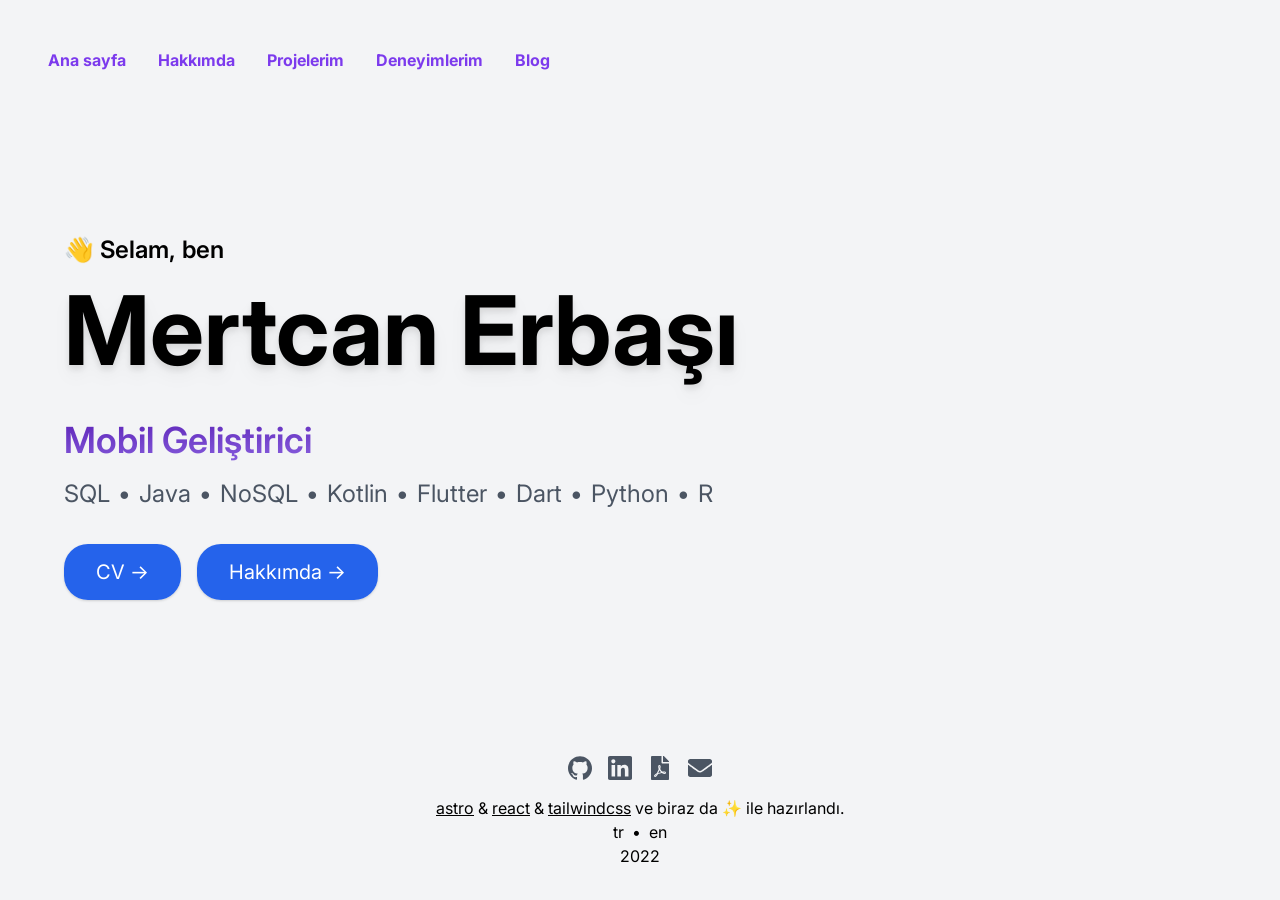
<file: index.html>
<html><head><script>
  // Redirect your homepage to the first page of documentation.
  // If you have a landing page, remove this script and add it here!
  window.location.pathname = `/tr/`;
</script></head><body></body></html>
</file>
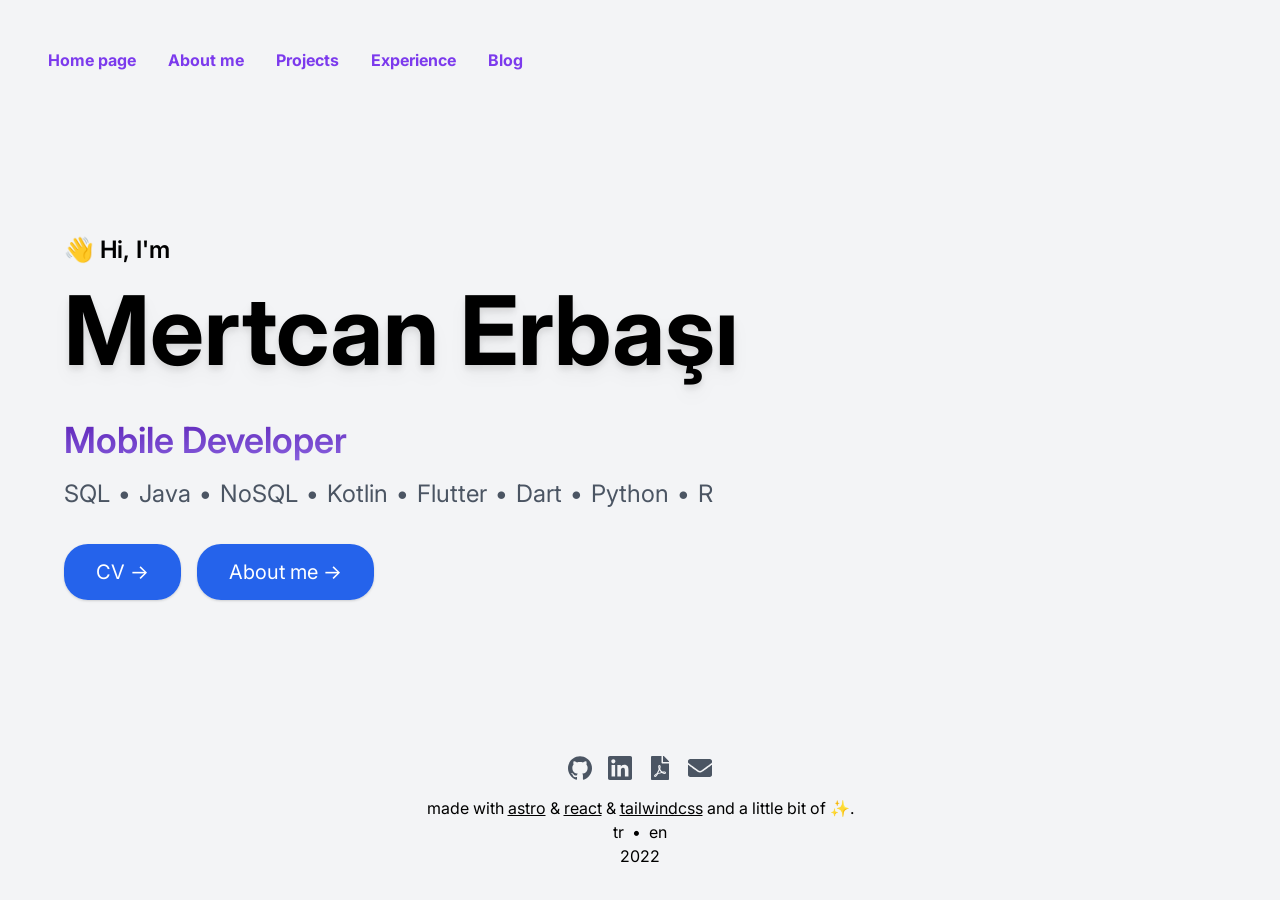
<file: en/index.html>
<!DOCTYPE html><html lang="en"><head><title>Mertcan Erbaşı | Portfolio</title><meta charset="UTF-8"><meta name="viewport" content="width=device-width"><link rel="icon" type="image/x-icon" href="/favicon.ico"><meta name="description" content="Mertcan Erbaşı | Portfolio"><meta property="og:type" content="website"><meta property="og:url" content="https://ayberktandogan.github.io/en/"><meta property="og:title" content="Mertcan Erbaşı | Portfolio"><meta property="og:description" content="Mertcan Erbaşı | Portfolio"><meta property="og:image" content="https://ayberktandogan.github.io/assets/meta_image_en.png"><meta property="twitter:card" content="summary_large_image"><meta property="twitter:url" content="https://ayberktandogan.github.io/en/"><meta property="twitter:title" content="Mertcan Erbaşı | Portfolio"><meta property="twitter:description" content="Mertcan Erbaşı | Portfolio"><meta property="twitter:image" content="https://ayberktandogan.github.io/assets/meta_image_en.png"><meta property="twitter:site" content="@ayberk.tandogan"><meta property="twitter:creator" content="@ayberktandogan"><link rel="preconnect" href="https://fonts.googleapis.com"><link rel="preconnect" href="https://fonts.gstatic.com"><link href="https://fonts.googleapis.com/css2?family=Inter:wght@100;400;500;600;700&amp;display=swap" rel="stylesheet"><script src="//instant.page/5.1.0" type="module" integrity="sha384-by67kQnR+pyfy8yWP4kPO12fHKRLHZPfEsiSXR8u2IKcTdxD805MGUXBzVPnkLHw"></script><link rel="stylesheet" href="/_astro/common-Z1VqjYb.css" type="text/css"><style type="text/css">astro-root, astro-fragment { display: contents; }</style></head><body><astro-root uid="Z2qqHKJ"><header><div class="absolute w-full"><div class="flex justify-end sm:justify-start items-center p-4 m-4 md:m-8"><div class="hidden sm:block"><nav class="flex gap-8"><a class="font-bold hover:text-purple-400 text-purple-600" href="/en/">Home page</a><a class="font-bold hover:text-purple-400 text-purple-600" href="/en/about-me">About me</a><a class="font-bold hover:text-purple-400 text-purple-600" href="/en/projects">Projects</a><a class="font-bold hover:text-purple-400 text-purple-600" href="/en/experience">Experience</a><a class="font-bold hover:text-purple-400 text-purple-600" href="/en/blog">Blog</a></nav></div><div class="sm:hidden"><button><svg stroke="currentColor" fill="currentColor" stroke-width="0" viewBox="0 0 20 20" class="text-purple-600" height="24" width="24" xmlns="http://www.w3.org/2000/svg"><path fill-rule="evenodd" d="M3 5a1 1 0 011-1h12a1 1 0 110 2H4a1 1 0 01-1-1zM3 10a1 1 0 011-1h12a1 1 0 110 2H4a1 1 0 01-1-1zM3 15a1 1 0 011-1h12a1 1 0 110 2H4a1 1 0 01-1-1z" clip-rule="evenodd"></path></svg></button></div></div></div></header></astro-root>
<script type="module">
import setup from '/_astro_frontend/hydrate/load.js';
setup("Z2qqHKJ", {}, async () => {
  
  const [{ default: Component }, { default: hydrate }] = await Promise.all([import("/_astro/src/components/Header/index.js"), import("/_snowpack/pkg/@astrojs.renderer-react.client.v0.2.0.js")]);
  return (el, children) => hydrate(el)(Component, {
  "activePath": "/en/"
}, children);

});
</script><main><section><div class="flex flex-col w-full items-center justify-center min-h-screen px-8 pt-24 md:pt-36 pb-56"><div class="flex flex-col mx-12 max-w-none lg:max-w-6xl w-full"><p class="text-2xl mb-4 font-semibold">
        👋 Hi, I'm
    </p><h1 class="filter drop-shadow-lg font-bold text-5xl lg:text-7xl xl:text-8xl">Mertcan Erbaşı</h1><span class="leading-9 lg:leading-9 xl:leading-11 text-3xl lg:text-4xl xl:text-4xl font-semibold mt-6 lg:mt-10 mb-4 text-transparent bg-clip-text bg-gradient-to-br from-purple-800 to-purple-400">Mobile Developer</span><div class="flex text-gray-600 text-xl md:text-2xl flex-wrap"><div class="separated-bullet">SQL</div><div class="separated-bullet">Java</div><div class="separated-bullet">NoSQL</div><div class="separated-bullet">Kotlin</div><div class="separated-bullet">Flutter</div><div class="separated-bullet">Dart</div><div class="separated-bullet">Python</div><div class="separated-bullet">R</div><div class="separated-bullet"></div></div><div class="mt-12 space-x-4"><a class="text-medium md:text-xl shadow hover:shadow-xl bg-blue-600 hover:bg-blue-800 py-2 px-5 md:py-4 md:px-8 text-white rounded-xl md:rounded-3xl" href="/assets/cv.pdf" target="_blank">CV →</a><a class="text-medium md:text-xl shadow hover:shadow-xl bg-blue-600 hover:bg-blue-800 py-2 px-5 md:py-4 md:px-8 text-white rounded-xl md:rounded-3xl" href="/en/about-me" target="_self">About me →</a></div></div></div></section></main><footer class="absolute bottom-8 left-0 right-0 text-center mx-12"><div><div class="flex w-full justify-center gap-4 mb-4"><a href="https://github.com/mercoski" rel="noreferrer" target="_blank" class="text-gray-600 hover:text-gray-800 text-2xl"><svg stroke="currentColor" fill="currentColor" stroke-width="0" role="img" viewBox="0 0 24 24" height="1em" width="1em" xmlns="http://www.w3.org/2000/svg"><title></title><path d="M12 .297c-6.63 0-12 5.373-12 12 0 5.303 3.438 9.8 8.205 11.385.6.113.82-.258.82-.577 0-.285-.01-1.04-.015-2.04-3.338.724-4.042-1.61-4.042-1.61C4.422 18.07 3.633 17.7 3.633 17.7c-1.087-.744.084-.729.084-.729 1.205.084 1.838 1.236 1.838 1.236 1.07 1.835 2.809 1.305 3.495.998.108-.776.417-1.305.76-1.605-2.665-.3-5.466-1.332-5.466-5.93 0-1.31.465-2.38 1.235-3.22-.135-.303-.54-1.523.105-3.176 0 0 1.005-.322 3.3 1.23.96-.267 1.98-.399 3-.405 1.02.006 2.04.138 3 .405 2.28-1.552 3.285-1.23 3.285-1.23.645 1.653.24 2.873.12 3.176.765.84 1.23 1.91 1.23 3.22 0 4.61-2.805 5.625-5.475 5.92.42.36.81 1.096.81 2.22 0 1.606-.015 2.896-.015 3.286 0 .315.21.69.825.57C20.565 22.092 24 17.592 24 12.297c0-6.627-5.373-12-12-12"></path></svg></a><a href="https://www.linkedin.com/in/mertcan-erbaşi-46a554108/" rel="noreferrer" target="_blank" class="text-gray-600 hover:text-gray-800 text-2xl"><svg stroke="currentColor" fill="currentColor" stroke-width="0" role="img" viewBox="0 0 24 24" height="1em" width="1em" xmlns="http://www.w3.org/2000/svg"><title></title><path d="M20.447 20.452h-3.554v-5.569c0-1.328-.027-3.037-1.852-3.037-1.853 0-2.136 1.445-2.136 2.939v5.667H9.351V9h3.414v1.561h.046c.477-.9 1.637-1.85 3.37-1.85 3.601 0 4.267 2.37 4.267 5.455v6.286zM5.337 7.433c-1.144 0-2.063-.926-2.063-2.065 0-1.138.92-2.063 2.063-2.063 1.14 0 2.064.925 2.064 2.063 0 1.139-.925 2.065-2.064 2.065zm1.782 13.019H3.555V9h3.564v11.452zM22.225 0H1.771C.792 0 0 .774 0 1.729v20.542C0 23.227.792 24 1.771 24h20.451C23.2 24 24 23.227 24 22.271V1.729C24 .774 23.2 0 22.222 0h.003z"></path></svg></a><a href="/assets/cv.pdf" rel="noreferrer" target="_blank" class="text-gray-600 hover:text-gray-800 text-2xl"><svg stroke="currentColor" fill="currentColor" stroke-width="0" viewBox="0 0 384 512" height="1em" width="1em" xmlns="http://www.w3.org/2000/svg"><path d="M181.9 256.1c-5-16-4.9-46.9-2-46.9 8.4 0 7.6 36.9 2 46.9zm-1.7 47.2c-7.7 20.2-17.3 43.3-28.4 62.7 18.3-7 39-17.2 62.9-21.9-12.7-9.6-24.9-23.4-34.5-40.8zM86.1 428.1c0 .8 13.2-5.4 34.9-40.2-6.7 6.3-29.1 24.5-34.9 40.2zM248 160h136v328c0 13.3-10.7 24-24 24H24c-13.3 0-24-10.7-24-24V24C0 10.7 10.7 0 24 0h200v136c0 13.2 10.8 24 24 24zm-8 171.8c-20-12.2-33.3-29-42.7-53.8 4.5-18.5 11.6-46.6 6.2-64.2-4.7-29.4-42.4-26.5-47.8-6.8-5 18.3-.4 44.1 8.1 77-11.6 27.6-28.7 64.6-40.8 85.8-.1 0-.1.1-.2.1-27.1 13.9-73.6 44.5-54.5 68 5.6 6.9 16 10 21.5 10 17.9 0 35.7-18 61.1-61.8 25.8-8.5 54.1-19.1 79-23.2 21.7 11.8 47.1 19.5 64 19.5 29.2 0 31.2-32 19.7-43.4-13.9-13.6-54.3-9.7-73.6-7.2zM377 105L279 7c-4.5-4.5-10.6-7-17-7h-6v128h128v-6.1c0-6.3-2.5-12.4-7-16.9zm-74.1 255.3c4.1-2.7-2.5-11.9-42.8-9 37.1 15.8 42.8 9 42.8 9z"></path></svg></a><a href="mailto:mertcanerbasiemk@gmail.com" rel="noreferrer" target="_blank" class="text-gray-600 hover:text-gray-800 text-2xl"><svg stroke="currentColor" fill="currentColor" stroke-width="0" viewBox="0 0 512 512" height="1em" width="1em" xmlns="http://www.w3.org/2000/svg"><path d="M502.3 190.8c3.9-3.1 9.7-.2 9.7 4.7V400c0 26.5-21.5 48-48 48H48c-26.5 0-48-21.5-48-48V195.6c0-5 5.7-7.8 9.7-4.7 22.4 17.4 52.1 39.5 154.1 113.6 21.1 15.4 56.7 47.8 92.2 47.6 35.7.3 72-32.8 92.3-47.6 102-74.1 131.6-96.3 154-113.7zM256 320c23.2.4 56.6-29.2 73.4-41.4 132.7-96.3 142.8-104.7 173.4-128.7 5.8-4.5 9.2-11.5 9.2-18.9v-19c0-26.5-21.5-48-48-48H48C21.5 64 0 85.5 0 112v19c0 7.4 3.4 14.3 9.2 18.9 30.6 23.9 40.7 32.4 173.4 128.7 16.8 12.2 50.2 41.8 73.4 41.4z"></path></svg></a></div></div><div><p>made with <a href="https://astro.build/" rel="noreferrer" class="underline">astro</a> &amp; <a href="https://en.reactjs.org/" rel="noreferrer" class="underline">react</a> &amp; <a href="https://tailwindcss.com/" rel="noreferrer" class="underline">tailwindcss</a> and a little bit of ✨.<br></p><div><astro-root uid="Z1nBWQv"><span class="separated-bullet"><button>tr</button></span><span class="separated-bullet"><button>en</button></span></astro-root>
<script type="module">
import setup from '/_astro_frontend/hydrate/load.js';
setup("Z1nBWQv", {}, async () => {
  
  const [{ default: Component }, { default: hydrate }] = await Promise.all([import("/_astro/src/components/Bits/FooterLanguageChange.js"), import("/_snowpack/pkg/@astrojs.renderer-react.client.v0.2.0.js")]);
  return (el, children) => hydrate(el)(Component, {}, children);

});
</script></div><span>2022</span></div></footer></body></html>
</file>
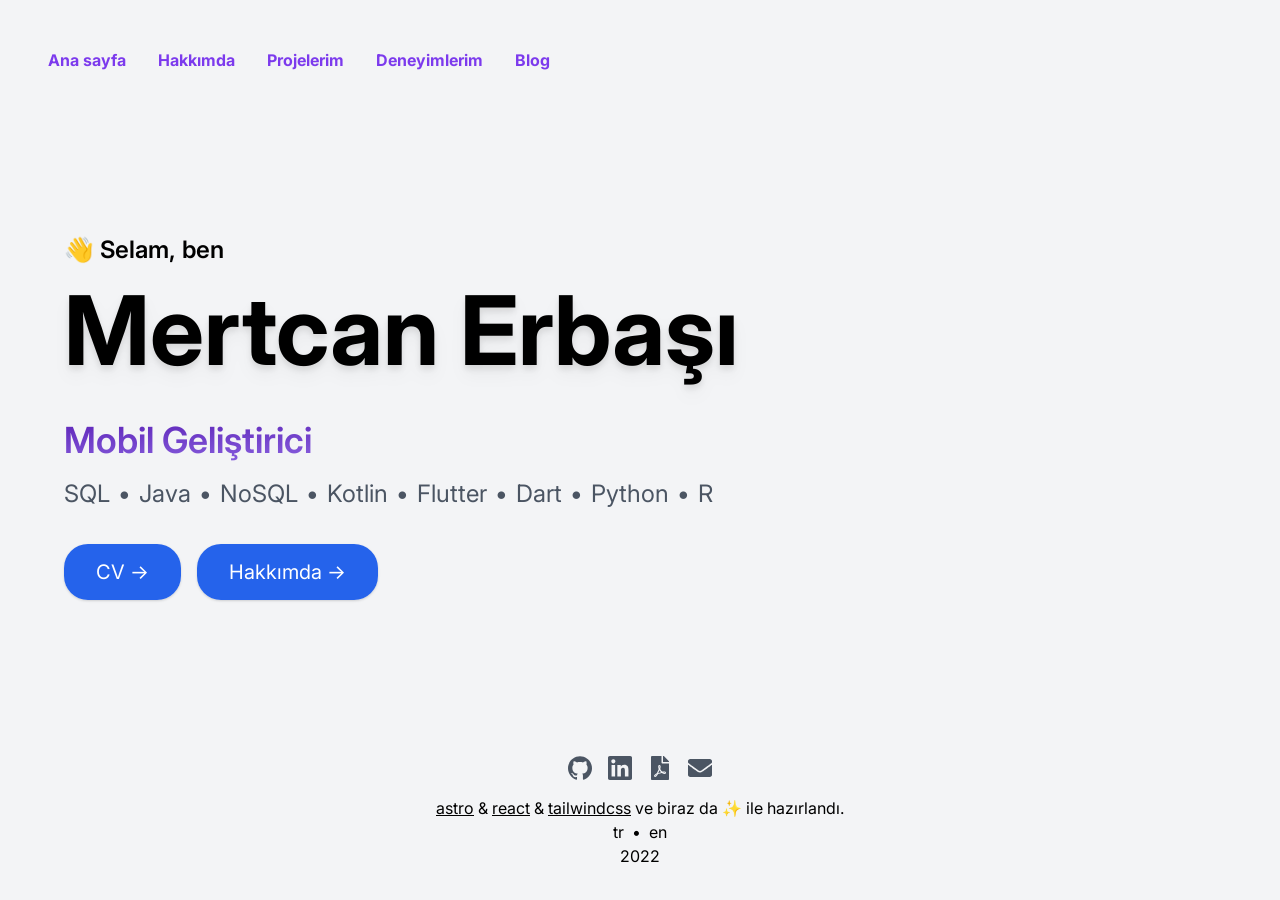
<file: tr/index.html>
<!DOCTYPE html><html lang="tr"><head><title>Mertcan Erbaşı | Portfolio</title><meta charset="UTF-8"><meta name="viewport" content="width=device-width"><link rel="icon" type="image/x-icon" href="/favicon.ico"><meta name="description" content="Mertcan Erbaşı | Portfolio"><meta property="og:type" content="website"><meta property="og:url" content="https://ayberktandogan.github.io/tr/"><meta property="og:title" content="Mertcan Erbaşı | Portfolio"><meta property="og:description" content="Mertcan Erbaşı | Portfolio"><meta property="og:image" content="https://ayberktandogan.github.io/assets/meta_image_tr.png"><meta property="twitter:card" content="summary_large_image"><meta property="twitter:url" content="https://ayberktandogan.github.io/tr/"><meta property="twitter:title" content="Mertcan Erbaşı | Portfolio"><meta property="twitter:description" content="Mertcan Erbaşı | Portfolio"><meta property="twitter:image" content="https://ayberktandogan.github.io/assets/meta_image_tr.png"><meta property="twitter:site" content="@ayberk.tandogan"><meta property="twitter:creator" content="@ayberktandogan"><link rel="preconnect" href="https://fonts.googleapis.com"><link rel="preconnect" href="https://fonts.gstatic.com"><link href="https://fonts.googleapis.com/css2?family=Inter:wght@100;400;500;600;700&amp;display=swap" rel="stylesheet"><script src="//instant.page/5.1.0" type="module" integrity="sha384-by67kQnR+pyfy8yWP4kPO12fHKRLHZPfEsiSXR8u2IKcTdxD805MGUXBzVPnkLHw"></script><link rel="stylesheet" href="/_astro/common-Z1VqjYb.css" type="text/css"><style type="text/css">astro-root, astro-fragment { display: contents; }</style></head><body><astro-root uid="1itYC5"><header><div class="absolute w-full"><div class="flex justify-end sm:justify-start items-center p-4 m-4 md:m-8"><div class="hidden sm:block"><nav class="flex gap-8"><a class="font-bold hover:text-purple-400 text-purple-600" href="/tr/">Ana sayfa</a><a class="font-bold hover:text-purple-400 text-purple-600" href="/tr/about-me">Hakkımda</a><a class="font-bold hover:text-purple-400 text-purple-600" href="/tr/projects">Projelerim</a><a class="font-bold hover:text-purple-400 text-purple-600" href="/tr/experience">Deneyimlerim</a><a class="font-bold hover:text-purple-400 text-purple-600" href="/tr/blog">Blog</a></nav></div><div class="sm:hidden"><button><svg stroke="currentColor" fill="currentColor" stroke-width="0" viewBox="0 0 20 20" class="text-purple-600" height="24" width="24" xmlns="http://www.w3.org/2000/svg"><path fill-rule="evenodd" d="M3 5a1 1 0 011-1h12a1 1 0 110 2H4a1 1 0 01-1-1zM3 10a1 1 0 011-1h12a1 1 0 110 2H4a1 1 0 01-1-1zM3 15a1 1 0 011-1h12a1 1 0 110 2H4a1 1 0 01-1-1z" clip-rule="evenodd"></path></svg></button></div></div></div></header></astro-root>
<script type="module">
import setup from '/_astro_frontend/hydrate/load.js';
setup("1itYC5", {}, async () => {
  
  const [{ default: Component }, { default: hydrate }] = await Promise.all([import("/_astro/src/components/Header/index.js"), import("/_snowpack/pkg/@astrojs.renderer-react.client.v0.2.0.js")]);
  return (el, children) => hydrate(el)(Component, {
  "activePath": "/tr/"
}, children);

});
</script><main><section><div class="flex flex-col w-full items-center justify-center min-h-screen px-8 pt-24 md:pt-36 pb-56"><div class="flex flex-col mx-12 max-w-none lg:max-w-6xl w-full"><p class="text-2xl mb-4 font-semibold">
        👋 Selam, ben
    </p><h1 class="filter drop-shadow-lg font-bold text-5xl lg:text-7xl xl:text-8xl">Mertcan Erbaşı</h1><span class="leading-9 lg:leading-9 xl:leading-11 text-3xl lg:text-4xl xl:text-4xl font-semibold mt-6 lg:mt-10 mb-4 text-transparent bg-clip-text bg-gradient-to-br from-purple-800 to-purple-400">Mobil Geliştirici</span><div class="flex text-gray-600 text-xl md:text-2xl flex-wrap"><div class="separated-bullet">SQL</div><div class="separated-bullet">Java</div><div class="separated-bullet">NoSQL</div><div class="separated-bullet">Kotlin</div><div class="separated-bullet">Flutter</div><div class="separated-bullet">Dart</div><div class="separated-bullet">Python</div><div class="separated-bullet">R</div><div class="separated-bullet"></div></div><div class="mt-12 space-x-4"><a class="text-medium md:text-xl shadow hover:shadow-xl bg-blue-600 hover:bg-blue-800 py-2 px-5 md:py-4 md:px-8 text-white rounded-xl md:rounded-3xl" href="/assets/cv.pdf" target="_blank">CV →</a><a class="text-medium md:text-xl shadow hover:shadow-xl bg-blue-600 hover:bg-blue-800 py-2 px-5 md:py-4 md:px-8 text-white rounded-xl md:rounded-3xl" href="/tr/about-me" target="_self">Hakkımda →</a></div></div></div></section></main><footer class="absolute bottom-8 left-0 right-0 text-center mx-12"><div><div class="flex w-full justify-center gap-4 mb-4"><a href="https://github.com/mercoski" rel="noreferrer" target="_blank" class="text-gray-600 hover:text-gray-800 text-2xl"><svg stroke="currentColor" fill="currentColor" stroke-width="0" role="img" viewBox="0 0 24 24" height="1em" width="1em" xmlns="http://www.w3.org/2000/svg"><title></title><path d="M12 .297c-6.63 0-12 5.373-12 12 0 5.303 3.438 9.8 8.205 11.385.6.113.82-.258.82-.577 0-.285-.01-1.04-.015-2.04-3.338.724-4.042-1.61-4.042-1.61C4.422 18.07 3.633 17.7 3.633 17.7c-1.087-.744.084-.729.084-.729 1.205.084 1.838 1.236 1.838 1.236 1.07 1.835 2.809 1.305 3.495.998.108-.776.417-1.305.76-1.605-2.665-.3-5.466-1.332-5.466-5.93 0-1.31.465-2.38 1.235-3.22-.135-.303-.54-1.523.105-3.176 0 0 1.005-.322 3.3 1.23.96-.267 1.98-.399 3-.405 1.02.006 2.04.138 3 .405 2.28-1.552 3.285-1.23 3.285-1.23.645 1.653.24 2.873.12 3.176.765.84 1.23 1.91 1.23 3.22 0 4.61-2.805 5.625-5.475 5.92.42.36.81 1.096.81 2.22 0 1.606-.015 2.896-.015 3.286 0 .315.21.69.825.57C20.565 22.092 24 17.592 24 12.297c0-6.627-5.373-12-12-12"></path></svg></a><a href="https://www.linkedin.com/in/mertcan-erbaşi-46a554108/" rel="noreferrer" target="_blank" class="text-gray-600 hover:text-gray-800 text-2xl"><svg stroke="currentColor" fill="currentColor" stroke-width="0" role="img" viewBox="0 0 24 24" height="1em" width="1em" xmlns="http://www.w3.org/2000/svg"><title></title><path d="M20.447 20.452h-3.554v-5.569c0-1.328-.027-3.037-1.852-3.037-1.853 0-2.136 1.445-2.136 2.939v5.667H9.351V9h3.414v1.561h.046c.477-.9 1.637-1.85 3.37-1.85 3.601 0 4.267 2.37 4.267 5.455v6.286zM5.337 7.433c-1.144 0-2.063-.926-2.063-2.065 0-1.138.92-2.063 2.063-2.063 1.14 0 2.064.925 2.064 2.063 0 1.139-.925 2.065-2.064 2.065zm1.782 13.019H3.555V9h3.564v11.452zM22.225 0H1.771C.792 0 0 .774 0 1.729v20.542C0 23.227.792 24 1.771 24h20.451C23.2 24 24 23.227 24 22.271V1.729C24 .774 23.2 0 22.222 0h.003z"></path></svg></a><a href="/assets/cv.pdf" rel="noreferrer" target="_blank" class="text-gray-600 hover:text-gray-800 text-2xl"><svg stroke="currentColor" fill="currentColor" stroke-width="0" viewBox="0 0 384 512" height="1em" width="1em" xmlns="http://www.w3.org/2000/svg"><path d="M181.9 256.1c-5-16-4.9-46.9-2-46.9 8.4 0 7.6 36.9 2 46.9zm-1.7 47.2c-7.7 20.2-17.3 43.3-28.4 62.7 18.3-7 39-17.2 62.9-21.9-12.7-9.6-24.9-23.4-34.5-40.8zM86.1 428.1c0 .8 13.2-5.4 34.9-40.2-6.7 6.3-29.1 24.5-34.9 40.2zM248 160h136v328c0 13.3-10.7 24-24 24H24c-13.3 0-24-10.7-24-24V24C0 10.7 10.7 0 24 0h200v136c0 13.2 10.8 24 24 24zm-8 171.8c-20-12.2-33.3-29-42.7-53.8 4.5-18.5 11.6-46.6 6.2-64.2-4.7-29.4-42.4-26.5-47.8-6.8-5 18.3-.4 44.1 8.1 77-11.6 27.6-28.7 64.6-40.8 85.8-.1 0-.1.1-.2.1-27.1 13.9-73.6 44.5-54.5 68 5.6 6.9 16 10 21.5 10 17.9 0 35.7-18 61.1-61.8 25.8-8.5 54.1-19.1 79-23.2 21.7 11.8 47.1 19.5 64 19.5 29.2 0 31.2-32 19.7-43.4-13.9-13.6-54.3-9.7-73.6-7.2zM377 105L279 7c-4.5-4.5-10.6-7-17-7h-6v128h128v-6.1c0-6.3-2.5-12.4-7-16.9zm-74.1 255.3c4.1-2.7-2.5-11.9-42.8-9 37.1 15.8 42.8 9 42.8 9z"></path></svg></a><a href="mailto:mertcanerbasiemk@gmail.com" rel="noreferrer" target="_blank" class="text-gray-600 hover:text-gray-800 text-2xl"><svg stroke="currentColor" fill="currentColor" stroke-width="0" viewBox="0 0 512 512" height="1em" width="1em" xmlns="http://www.w3.org/2000/svg"><path d="M502.3 190.8c3.9-3.1 9.7-.2 9.7 4.7V400c0 26.5-21.5 48-48 48H48c-26.5 0-48-21.5-48-48V195.6c0-5 5.7-7.8 9.7-4.7 22.4 17.4 52.1 39.5 154.1 113.6 21.1 15.4 56.7 47.8 92.2 47.6 35.7.3 72-32.8 92.3-47.6 102-74.1 131.6-96.3 154-113.7zM256 320c23.2.4 56.6-29.2 73.4-41.4 132.7-96.3 142.8-104.7 173.4-128.7 5.8-4.5 9.2-11.5 9.2-18.9v-19c0-26.5-21.5-48-48-48H48C21.5 64 0 85.5 0 112v19c0 7.4 3.4 14.3 9.2 18.9 30.6 23.9 40.7 32.4 173.4 128.7 16.8 12.2 50.2 41.8 73.4 41.4z"></path></svg></a></div></div><div><p><a href="https://astro.build/" rel="noreferrer" class="underline">astro</a> &amp; <a href="https://tr.reactjs.org/" rel="noreferrer" class="underline">react</a> &amp; <a href="https://tailwindcss.com/" rel="noreferrer" class="underline">tailwindcss</a> ve biraz da ✨ ile hazırlandı.<br></p><div><astro-root uid="Z1nBWQv"><span class="separated-bullet"><button>tr</button></span><span class="separated-bullet"><button>en</button></span></astro-root>
<script type="module">
import setup from '/_astro_frontend/hydrate/load.js';
setup("Z1nBWQv", {}, async () => {
  
  const [{ default: Component }, { default: hydrate }] = await Promise.all([import("/_astro/src/components/Bits/FooterLanguageChange.js"), import("/_snowpack/pkg/@astrojs.renderer-react.client.v0.2.0.js")]);
  return (el, children) => hydrate(el)(Component, {}, children);

});
</script></div><span>2022</span></div></footer></body></html>
</file>
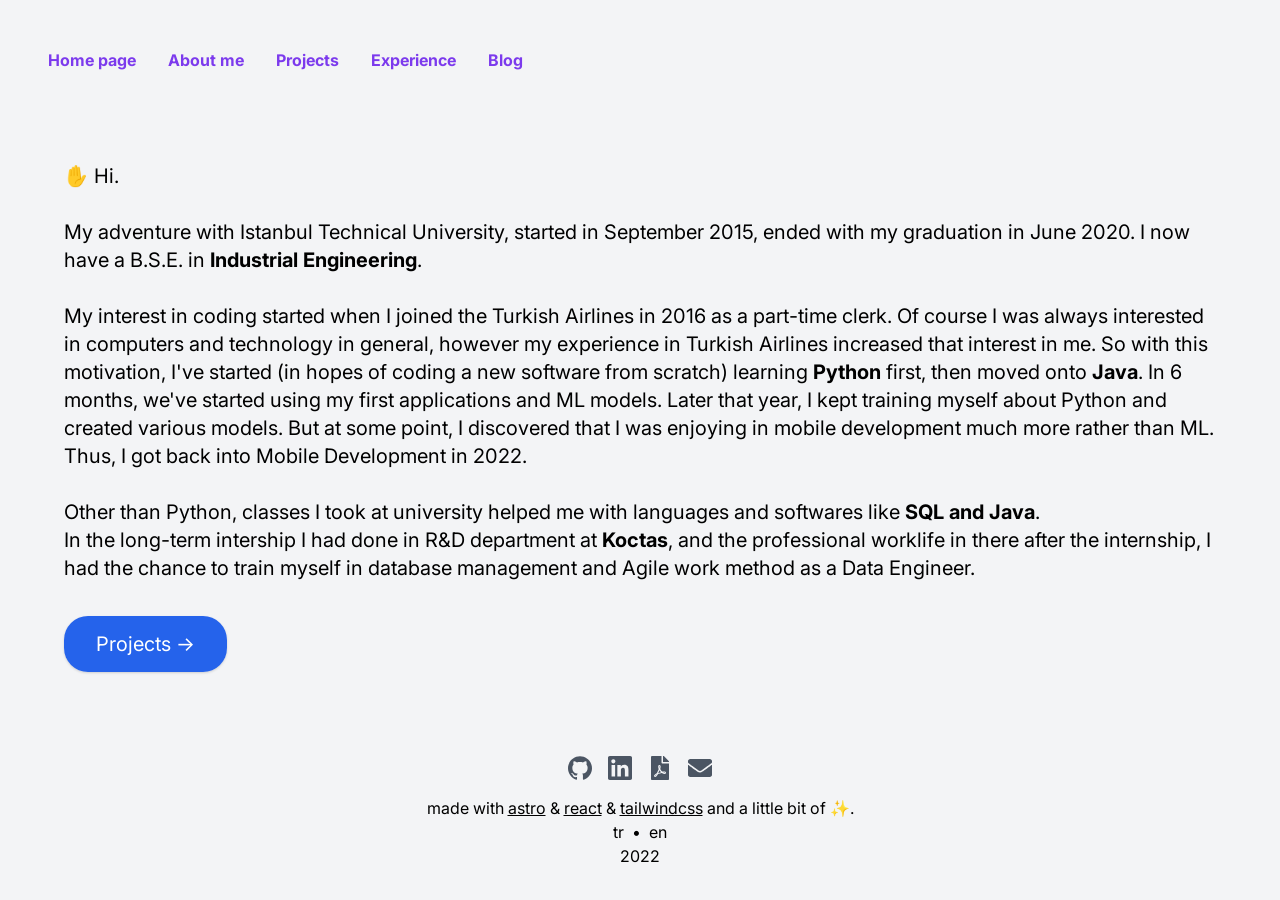
<file: en/about-me/index.html>
<!DOCTYPE html><html lang="en"><head><title>About me | Mertcan Erbaşı</title><meta charset="UTF-8"><meta name="viewport" content="width=device-width"><link rel="icon" type="image/x-icon" href="/favicon.ico"><meta name="description" content="Mertcan Erbaşı | Portfolio"><meta property="og:type" content="website"><meta property="og:url" content="https://ayberktandogan.github.io/en/about-me/"><meta property="og:title" content="About me | Mertcan Erbaşı"><meta property="og:description" content="Mertcan Erbaşı | Portfolio"><meta property="og:image" content="https://ayberktandogan.github.io/assets/meta_image_en.png"><meta property="twitter:card" content="summary_large_image"><meta property="twitter:url" content="https://ayberktandogan.github.io/en/about-me/"><meta property="twitter:title" content="About me | Mertcan Erbaşı"><meta property="twitter:description" content="Mertcan Erbaşı | Portfolio"><meta property="twitter:image" content="https://ayberktandogan.github.io/assets/meta_image_en.png"><meta property="twitter:site" content="@ayberk.tandogan"><meta property="twitter:creator" content="@ayberktandogan"><link rel="preconnect" href="https://fonts.googleapis.com"><link rel="preconnect" href="https://fonts.gstatic.com"><link href="https://fonts.googleapis.com/css2?family=Inter:wght@100;400;500;600;700&amp;display=swap" rel="stylesheet"><script src="//instant.page/5.1.0" type="module" integrity="sha384-by67kQnR+pyfy8yWP4kPO12fHKRLHZPfEsiSXR8u2IKcTdxD805MGUXBzVPnkLHw"></script><link rel="stylesheet" href="/_astro/common-Z1VqjYb.css" type="text/css"><style type="text/css">astro-root, astro-fragment { display: contents; }</style></head><body><astro-root uid="Z2qqHKJ"><header><div class="absolute w-full"><div class="flex justify-end sm:justify-start items-center p-4 m-4 md:m-8"><div class="hidden sm:block"><nav class="flex gap-8"><a class="font-bold hover:text-purple-400 text-purple-600" href="/en/">Home page</a><a class="font-bold hover:text-purple-400 text-purple-600" href="/en/about-me">About me</a><a class="font-bold hover:text-purple-400 text-purple-600" href="/en/projects">Projects</a><a class="font-bold hover:text-purple-400 text-purple-600" href="/en/experience">Experience</a><a class="font-bold hover:text-purple-400 text-purple-600" href="/en/blog">Blog</a></nav></div><div class="sm:hidden"><button><svg stroke="currentColor" fill="currentColor" stroke-width="0" viewBox="0 0 20 20" class="text-purple-600" height="24" width="24" xmlns="http://www.w3.org/2000/svg"><path fill-rule="evenodd" d="M3 5a1 1 0 011-1h12a1 1 0 110 2H4a1 1 0 01-1-1zM3 10a1 1 0 011-1h12a1 1 0 110 2H4a1 1 0 01-1-1zM3 15a1 1 0 011-1h12a1 1 0 110 2H4a1 1 0 01-1-1z" clip-rule="evenodd"></path></svg></button></div></div></div></header></astro-root>
<script type="module">
import setup from '/_astro_frontend/hydrate/load.js';
setup("Z2qqHKJ", {}, async () => {
  
  const [{ default: Component }, { default: hydrate }] = await Promise.all([import("/_astro/src/components/Header/index.js"), import("/_snowpack/pkg/@astrojs.renderer-react.client.v0.2.0.js")]);
  return (el, children) => hydrate(el)(Component, {
  "activePath": "/en/about-me/"
}, children);

});
</script><main><section><div class="flex flex-col w-full items-center justify-center min-h-screen px-8 pt-24 md:pt-36 pb-56"><div class="flex flex-col mx-12 max-w-none lg:max-w-6xl w-full"><div class="max-w-none lg:max-w-6xl w-full"><p class="text-xl">
        ✋ Hi.
        <br><br>
        My adventure with Istanbul Technical University, started in September 2015, ended with my graduation in June 2020. I now have a B.S.E. in <span class="font-bold">Industrial Engineering</span>.
        <br><br>
        My interest in coding started when I joined the Turkish Airlines in 2016 as a part-time clerk. Of course I was always interested in computers and technology in general, however my experience in Turkish Airlines increased that interest in me. So with this motivation, I've started (in hopes of coding a new software from scratch) learning <span class="font-bold">Python</span> first, then moved onto <span class="font-bold">Java</span>. In 6 months, we've started using my first applications and ML models. Later that year, I kept training myself about Python and created various models. But at some point, I discovered that I was enjoying in mobile development much more rather than ML. Thus, I got back into Mobile Development in 2022.
        <br><br>
        Other than Python, classes I took at university helped me with languages and softwares like <span class="font-bold">SQL and Java</span>.
        <br>
        In the long-term intership I had done in R&amp;D department at <span class="font-bold">Koctas</span>, and the professional worklife in there after the internship, I had the chance to train myself in database management and Agile work method as a Data Engineer.
    </p></div><div class="mt-12"><a class="text-medium md:text-xl shadow hover:shadow-xl bg-blue-600 hover:bg-blue-800 py-2 px-5 md:py-4 md:px-8 text-white rounded-xl md:rounded-3xl" href="/en/projects" target="_self">Projects →</a></div></div></div></section></main><footer class="absolute bottom-8 left-0 right-0 text-center mx-12"><div><div class="flex w-full justify-center gap-4 mb-4"><a href="https://github.com/mercoski" rel="noreferrer" target="_blank" class="text-gray-600 hover:text-gray-800 text-2xl"><svg stroke="currentColor" fill="currentColor" stroke-width="0" role="img" viewBox="0 0 24 24" height="1em" width="1em" xmlns="http://www.w3.org/2000/svg"><title></title><path d="M12 .297c-6.63 0-12 5.373-12 12 0 5.303 3.438 9.8 8.205 11.385.6.113.82-.258.82-.577 0-.285-.01-1.04-.015-2.04-3.338.724-4.042-1.61-4.042-1.61C4.422 18.07 3.633 17.7 3.633 17.7c-1.087-.744.084-.729.084-.729 1.205.084 1.838 1.236 1.838 1.236 1.07 1.835 2.809 1.305 3.495.998.108-.776.417-1.305.76-1.605-2.665-.3-5.466-1.332-5.466-5.93 0-1.31.465-2.38 1.235-3.22-.135-.303-.54-1.523.105-3.176 0 0 1.005-.322 3.3 1.23.96-.267 1.98-.399 3-.405 1.02.006 2.04.138 3 .405 2.28-1.552 3.285-1.23 3.285-1.23.645 1.653.24 2.873.12 3.176.765.84 1.23 1.91 1.23 3.22 0 4.61-2.805 5.625-5.475 5.92.42.36.81 1.096.81 2.22 0 1.606-.015 2.896-.015 3.286 0 .315.21.69.825.57C20.565 22.092 24 17.592 24 12.297c0-6.627-5.373-12-12-12"></path></svg></a><a href="https://www.linkedin.com/in/mertcan-erbaşi-46a554108/" rel="noreferrer" target="_blank" class="text-gray-600 hover:text-gray-800 text-2xl"><svg stroke="currentColor" fill="currentColor" stroke-width="0" role="img" viewBox="0 0 24 24" height="1em" width="1em" xmlns="http://www.w3.org/2000/svg"><title></title><path d="M20.447 20.452h-3.554v-5.569c0-1.328-.027-3.037-1.852-3.037-1.853 0-2.136 1.445-2.136 2.939v5.667H9.351V9h3.414v1.561h.046c.477-.9 1.637-1.85 3.37-1.85 3.601 0 4.267 2.37 4.267 5.455v6.286zM5.337 7.433c-1.144 0-2.063-.926-2.063-2.065 0-1.138.92-2.063 2.063-2.063 1.14 0 2.064.925 2.064 2.063 0 1.139-.925 2.065-2.064 2.065zm1.782 13.019H3.555V9h3.564v11.452zM22.225 0H1.771C.792 0 0 .774 0 1.729v20.542C0 23.227.792 24 1.771 24h20.451C23.2 24 24 23.227 24 22.271V1.729C24 .774 23.2 0 22.222 0h.003z"></path></svg></a><a href="/assets/cv.pdf" rel="noreferrer" target="_blank" class="text-gray-600 hover:text-gray-800 text-2xl"><svg stroke="currentColor" fill="currentColor" stroke-width="0" viewBox="0 0 384 512" height="1em" width="1em" xmlns="http://www.w3.org/2000/svg"><path d="M181.9 256.1c-5-16-4.9-46.9-2-46.9 8.4 0 7.6 36.9 2 46.9zm-1.7 47.2c-7.7 20.2-17.3 43.3-28.4 62.7 18.3-7 39-17.2 62.9-21.9-12.7-9.6-24.9-23.4-34.5-40.8zM86.1 428.1c0 .8 13.2-5.4 34.9-40.2-6.7 6.3-29.1 24.5-34.9 40.2zM248 160h136v328c0 13.3-10.7 24-24 24H24c-13.3 0-24-10.7-24-24V24C0 10.7 10.7 0 24 0h200v136c0 13.2 10.8 24 24 24zm-8 171.8c-20-12.2-33.3-29-42.7-53.8 4.5-18.5 11.6-46.6 6.2-64.2-4.7-29.4-42.4-26.5-47.8-6.8-5 18.3-.4 44.1 8.1 77-11.6 27.6-28.7 64.6-40.8 85.8-.1 0-.1.1-.2.1-27.1 13.9-73.6 44.5-54.5 68 5.6 6.9 16 10 21.5 10 17.9 0 35.7-18 61.1-61.8 25.8-8.5 54.1-19.1 79-23.2 21.7 11.8 47.1 19.5 64 19.5 29.2 0 31.2-32 19.7-43.4-13.9-13.6-54.3-9.7-73.6-7.2zM377 105L279 7c-4.5-4.5-10.6-7-17-7h-6v128h128v-6.1c0-6.3-2.5-12.4-7-16.9zm-74.1 255.3c4.1-2.7-2.5-11.9-42.8-9 37.1 15.8 42.8 9 42.8 9z"></path></svg></a><a href="mailto:mertcanerbasiemk@gmail.com" rel="noreferrer" target="_blank" class="text-gray-600 hover:text-gray-800 text-2xl"><svg stroke="currentColor" fill="currentColor" stroke-width="0" viewBox="0 0 512 512" height="1em" width="1em" xmlns="http://www.w3.org/2000/svg"><path d="M502.3 190.8c3.9-3.1 9.7-.2 9.7 4.7V400c0 26.5-21.5 48-48 48H48c-26.5 0-48-21.5-48-48V195.6c0-5 5.7-7.8 9.7-4.7 22.4 17.4 52.1 39.5 154.1 113.6 21.1 15.4 56.7 47.8 92.2 47.6 35.7.3 72-32.8 92.3-47.6 102-74.1 131.6-96.3 154-113.7zM256 320c23.2.4 56.6-29.2 73.4-41.4 132.7-96.3 142.8-104.7 173.4-128.7 5.8-4.5 9.2-11.5 9.2-18.9v-19c0-26.5-21.5-48-48-48H48C21.5 64 0 85.5 0 112v19c0 7.4 3.4 14.3 9.2 18.9 30.6 23.9 40.7 32.4 173.4 128.7 16.8 12.2 50.2 41.8 73.4 41.4z"></path></svg></a></div></div><div><p>made with <a href="https://astro.build/" rel="noreferrer" class="underline">astro</a> &amp; <a href="https://en.reactjs.org/" rel="noreferrer" class="underline">react</a> &amp; <a href="https://tailwindcss.com/" rel="noreferrer" class="underline">tailwindcss</a> and a little bit of ✨.<br></p><div><astro-root uid="Z1nBWQv"><span class="separated-bullet"><button>tr</button></span><span class="separated-bullet"><button>en</button></span></astro-root>
<script type="module">
import setup from '/_astro_frontend/hydrate/load.js';
setup("Z1nBWQv", {}, async () => {
  
  const [{ default: Component }, { default: hydrate }] = await Promise.all([import("/_astro/src/components/Bits/FooterLanguageChange.js"), import("/_snowpack/pkg/@astrojs.renderer-react.client.v0.2.0.js")]);
  return (el, children) => hydrate(el)(Component, {}, children);

});
</script></div><span>2022</span></div></footer></body></html>
</file>
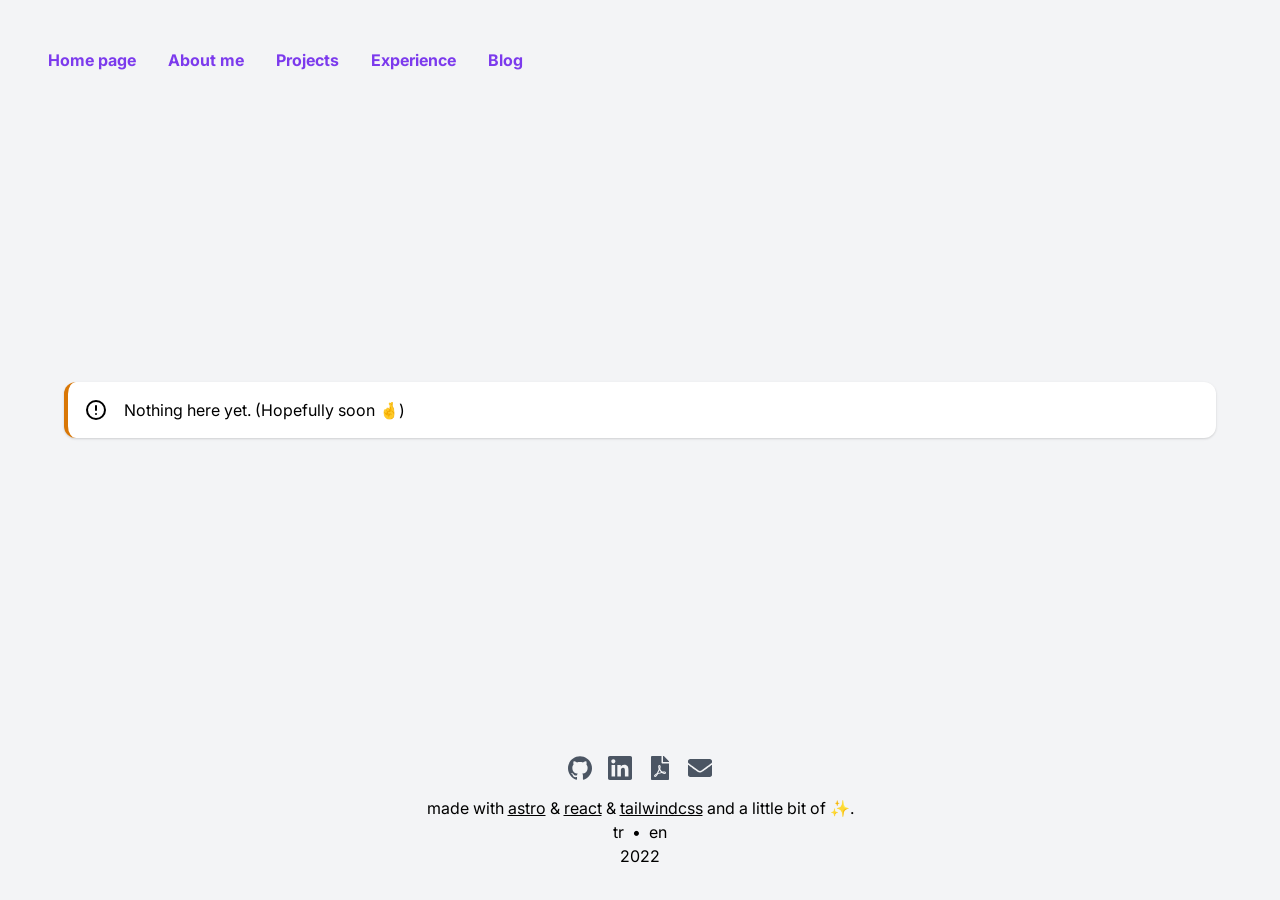
<file: en/blog/index.html>
<!DOCTYPE html><html lang="en"><head><title>Blog | Mertcan Erbaşı</title><meta charset="UTF-8"><meta name="viewport" content="width=device-width"><link rel="icon" type="image/x-icon" href="/favicon.ico"><meta name="description" content="Mertcan Erbaşı | Portfolio Blog"><meta property="og:type" content="website"><meta property="og:url" content="https://ayberktandogan.github.io/en/blog/"><meta property="og:title" content="Blog | Mertcan Erbaşı"><meta property="og:description" content="Mertcan Erbaşı | Portfolio Blog"><meta property="og:image" content="https://ayberktandogan.github.io/assets/meta_image_en.png"><meta property="twitter:card" content="summary_large_image"><meta property="twitter:url" content="https://ayberktandogan.github.io/en/blog/"><meta property="twitter:title" content="Blog | Mertcan Erbaşı"><meta property="twitter:description" content="Mertcan Erbaşı | Portfolio Blog"><meta property="twitter:image" content="https://ayberktandogan.github.io/assets/meta_image_en.png"><meta property="twitter:site" content="@ayberk.tandogan"><meta property="twitter:creator" content="@ayberktandogan"><link rel="preconnect" href="https://fonts.googleapis.com"><link rel="preconnect" href="https://fonts.gstatic.com"><link href="https://fonts.googleapis.com/css2?family=Inter:wght@100;400;500;600;700&amp;display=swap" rel="stylesheet"><script src="//instant.page/5.1.0" type="module" integrity="sha384-by67kQnR+pyfy8yWP4kPO12fHKRLHZPfEsiSXR8u2IKcTdxD805MGUXBzVPnkLHw"></script><link rel="stylesheet" href="/_astro/common-Z1VqjYb.css" type="text/css"><style type="text/css">astro-root, astro-fragment { display: contents; }</style></head><body><astro-root uid="Z2qqHKJ"><header><div class="absolute w-full"><div class="flex justify-end sm:justify-start items-center p-4 m-4 md:m-8"><div class="hidden sm:block"><nav class="flex gap-8"><a class="font-bold hover:text-purple-400 text-purple-600" href="/en/">Home page</a><a class="font-bold hover:text-purple-400 text-purple-600" href="/en/about-me">About me</a><a class="font-bold hover:text-purple-400 text-purple-600" href="/en/projects">Projects</a><a class="font-bold hover:text-purple-400 text-purple-600" href="/en/experience">Experience</a><a class="font-bold hover:text-purple-400 text-purple-600" href="/en/blog">Blog</a></nav></div><div class="sm:hidden"><button><svg stroke="currentColor" fill="currentColor" stroke-width="0" viewBox="0 0 20 20" class="text-purple-600" height="24" width="24" xmlns="http://www.w3.org/2000/svg"><path fill-rule="evenodd" d="M3 5a1 1 0 011-1h12a1 1 0 110 2H4a1 1 0 01-1-1zM3 10a1 1 0 011-1h12a1 1 0 110 2H4a1 1 0 01-1-1zM3 15a1 1 0 011-1h12a1 1 0 110 2H4a1 1 0 01-1-1z" clip-rule="evenodd"></path></svg></button></div></div></div></header></astro-root>
<script type="module">
import setup from '/_astro_frontend/hydrate/load.js';
setup("Z2qqHKJ", {}, async () => {
  
  const [{ default: Component }, { default: hydrate }] = await Promise.all([import("/_astro/src/components/Header/index.js"), import("/_snowpack/pkg/@astrojs.renderer-react.client.v0.2.0.js")]);
  return (el, children) => hydrate(el)(Component, {
  "activePath": "/en/blog/"
}, children);

});
</script><main><section><div class="flex flex-col w-full items-center justify-center min-h-screen px-8 pt-24 md:pt-36 pb-56"><div class="flex flex-col mx-12 max-w-none lg:max-w-6xl w-full"><div class="bg-white rounded-xl shadow p-4 flex items-center border-l-4 border-yellow-600"><svg stroke="currentColor" fill="none" stroke-width="0" viewBox="0 0 24 24" class="mr-4" height="24" width="24" xmlns="http://www.w3.org/2000/svg"><path stroke-linecap="round" stroke-linejoin="round" stroke-width="2" d="M12 8v4m0 4h.01M21 12a9 9 0 11-18 0 9 9 0 0118 0z"></path></svg> <p>Nothing here yet. (Hopefully soon 🤞)</p></div></div></div></section></main><footer class="absolute bottom-8 left-0 right-0 text-center mx-12"><div><div class="flex w-full justify-center gap-4 mb-4"><a href="https://github.com/mercoski" rel="noreferrer" target="_blank" class="text-gray-600 hover:text-gray-800 text-2xl"><svg stroke="currentColor" fill="currentColor" stroke-width="0" role="img" viewBox="0 0 24 24" height="1em" width="1em" xmlns="http://www.w3.org/2000/svg"><title></title><path d="M12 .297c-6.63 0-12 5.373-12 12 0 5.303 3.438 9.8 8.205 11.385.6.113.82-.258.82-.577 0-.285-.01-1.04-.015-2.04-3.338.724-4.042-1.61-4.042-1.61C4.422 18.07 3.633 17.7 3.633 17.7c-1.087-.744.084-.729.084-.729 1.205.084 1.838 1.236 1.838 1.236 1.07 1.835 2.809 1.305 3.495.998.108-.776.417-1.305.76-1.605-2.665-.3-5.466-1.332-5.466-5.93 0-1.31.465-2.38 1.235-3.22-.135-.303-.54-1.523.105-3.176 0 0 1.005-.322 3.3 1.23.96-.267 1.98-.399 3-.405 1.02.006 2.04.138 3 .405 2.28-1.552 3.285-1.23 3.285-1.23.645 1.653.24 2.873.12 3.176.765.84 1.23 1.91 1.23 3.22 0 4.61-2.805 5.625-5.475 5.92.42.36.81 1.096.81 2.22 0 1.606-.015 2.896-.015 3.286 0 .315.21.69.825.57C20.565 22.092 24 17.592 24 12.297c0-6.627-5.373-12-12-12"></path></svg></a><a href="https://www.linkedin.com/in/mertcan-erbaşi-46a554108/" rel="noreferrer" target="_blank" class="text-gray-600 hover:text-gray-800 text-2xl"><svg stroke="currentColor" fill="currentColor" stroke-width="0" role="img" viewBox="0 0 24 24" height="1em" width="1em" xmlns="http://www.w3.org/2000/svg"><title></title><path d="M20.447 20.452h-3.554v-5.569c0-1.328-.027-3.037-1.852-3.037-1.853 0-2.136 1.445-2.136 2.939v5.667H9.351V9h3.414v1.561h.046c.477-.9 1.637-1.85 3.37-1.85 3.601 0 4.267 2.37 4.267 5.455v6.286zM5.337 7.433c-1.144 0-2.063-.926-2.063-2.065 0-1.138.92-2.063 2.063-2.063 1.14 0 2.064.925 2.064 2.063 0 1.139-.925 2.065-2.064 2.065zm1.782 13.019H3.555V9h3.564v11.452zM22.225 0H1.771C.792 0 0 .774 0 1.729v20.542C0 23.227.792 24 1.771 24h20.451C23.2 24 24 23.227 24 22.271V1.729C24 .774 23.2 0 22.222 0h.003z"></path></svg></a><a href="/assets/cv.pdf" rel="noreferrer" target="_blank" class="text-gray-600 hover:text-gray-800 text-2xl"><svg stroke="currentColor" fill="currentColor" stroke-width="0" viewBox="0 0 384 512" height="1em" width="1em" xmlns="http://www.w3.org/2000/svg"><path d="M181.9 256.1c-5-16-4.9-46.9-2-46.9 8.4 0 7.6 36.9 2 46.9zm-1.7 47.2c-7.7 20.2-17.3 43.3-28.4 62.7 18.3-7 39-17.2 62.9-21.9-12.7-9.6-24.9-23.4-34.5-40.8zM86.1 428.1c0 .8 13.2-5.4 34.9-40.2-6.7 6.3-29.1 24.5-34.9 40.2zM248 160h136v328c0 13.3-10.7 24-24 24H24c-13.3 0-24-10.7-24-24V24C0 10.7 10.7 0 24 0h200v136c0 13.2 10.8 24 24 24zm-8 171.8c-20-12.2-33.3-29-42.7-53.8 4.5-18.5 11.6-46.6 6.2-64.2-4.7-29.4-42.4-26.5-47.8-6.8-5 18.3-.4 44.1 8.1 77-11.6 27.6-28.7 64.6-40.8 85.8-.1 0-.1.1-.2.1-27.1 13.9-73.6 44.5-54.5 68 5.6 6.9 16 10 21.5 10 17.9 0 35.7-18 61.1-61.8 25.8-8.5 54.1-19.1 79-23.2 21.7 11.8 47.1 19.5 64 19.5 29.2 0 31.2-32 19.7-43.4-13.9-13.6-54.3-9.7-73.6-7.2zM377 105L279 7c-4.5-4.5-10.6-7-17-7h-6v128h128v-6.1c0-6.3-2.5-12.4-7-16.9zm-74.1 255.3c4.1-2.7-2.5-11.9-42.8-9 37.1 15.8 42.8 9 42.8 9z"></path></svg></a><a href="mailto:mertcanerbasiemk@gmail.com" rel="noreferrer" target="_blank" class="text-gray-600 hover:text-gray-800 text-2xl"><svg stroke="currentColor" fill="currentColor" stroke-width="0" viewBox="0 0 512 512" height="1em" width="1em" xmlns="http://www.w3.org/2000/svg"><path d="M502.3 190.8c3.9-3.1 9.7-.2 9.7 4.7V400c0 26.5-21.5 48-48 48H48c-26.5 0-48-21.5-48-48V195.6c0-5 5.7-7.8 9.7-4.7 22.4 17.4 52.1 39.5 154.1 113.6 21.1 15.4 56.7 47.8 92.2 47.6 35.7.3 72-32.8 92.3-47.6 102-74.1 131.6-96.3 154-113.7zM256 320c23.2.4 56.6-29.2 73.4-41.4 132.7-96.3 142.8-104.7 173.4-128.7 5.8-4.5 9.2-11.5 9.2-18.9v-19c0-26.5-21.5-48-48-48H48C21.5 64 0 85.5 0 112v19c0 7.4 3.4 14.3 9.2 18.9 30.6 23.9 40.7 32.4 173.4 128.7 16.8 12.2 50.2 41.8 73.4 41.4z"></path></svg></a></div></div><div><p>made with <a href="https://astro.build/" rel="noreferrer" class="underline">astro</a> &amp; <a href="https://en.reactjs.org/" rel="noreferrer" class="underline">react</a> &amp; <a href="https://tailwindcss.com/" rel="noreferrer" class="underline">tailwindcss</a> and a little bit of ✨.<br></p><div><astro-root uid="Z1nBWQv"><span class="separated-bullet"><button>tr</button></span><span class="separated-bullet"><button>en</button></span></astro-root>
<script type="module">
import setup from '/_astro_frontend/hydrate/load.js';
setup("Z1nBWQv", {}, async () => {
  
  const [{ default: Component }, { default: hydrate }] = await Promise.all([import("/_astro/src/components/Bits/FooterLanguageChange.js"), import("/_snowpack/pkg/@astrojs.renderer-react.client.v0.2.0.js")]);
  return (el, children) => hydrate(el)(Component, {}, children);

});
</script></div><span>2022</span></div></footer></body></html>
</file>
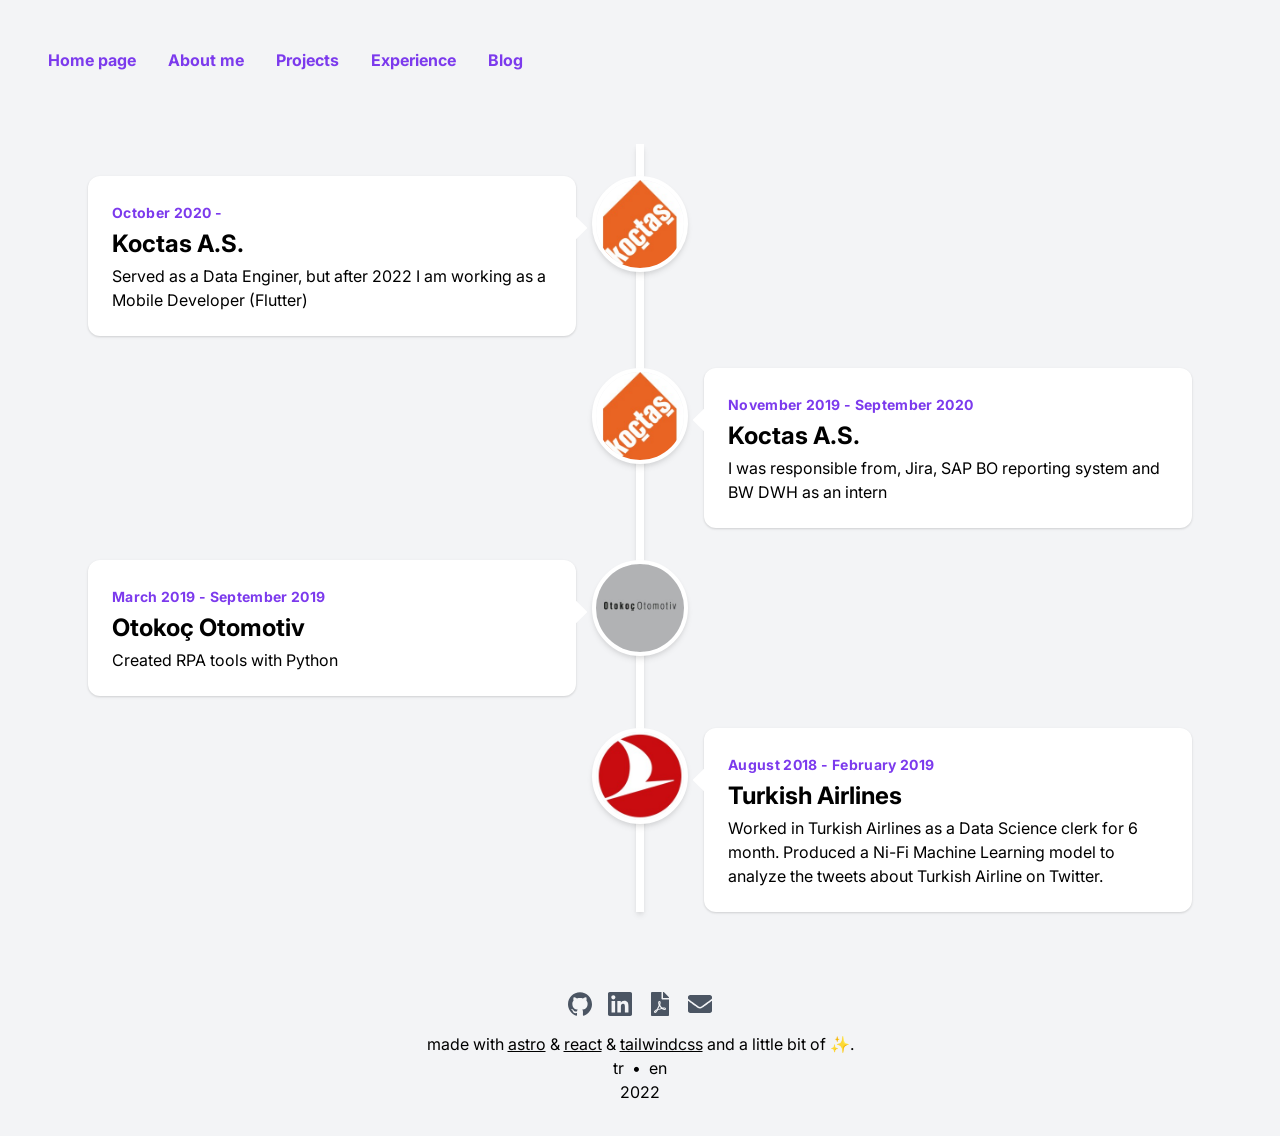
<file: en/experience/index.html>
<!DOCTYPE html><html lang="en"><head><title>Experience | Mertcan Erbaşı</title><meta charset="UTF-8"><meta name="viewport" content="width=device-width"><link rel="icon" type="image/x-icon" href="/favicon.ico"><meta name="description" content="Mertcan Erbaşı | Portfolio Experience"><meta property="og:type" content="website"><meta property="og:url" content="https://ayberktandogan.github.io/en/experience/"><meta property="og:title" content="Experience | Mertcan Erbaşı"><meta property="og:description" content="Mertcan Erbaşı | Portfolio Experience"><meta property="og:image" content="https://ayberktandogan.github.io/assets/meta_image_en.png"><meta property="twitter:card" content="summary_large_image"><meta property="twitter:url" content="https://ayberktandogan.github.io/en/experience/"><meta property="twitter:title" content="Experience | Mertcan Erbaşı"><meta property="twitter:description" content="Mertcan Erbaşı | Portfolio Experience"><meta property="twitter:image" content="https://ayberktandogan.github.io/assets/meta_image_en.png"><meta property="twitter:site" content="@ayberk.tandogan"><meta property="twitter:creator" content="@ayberktandogan"><link rel="preconnect" href="https://fonts.googleapis.com"><link rel="preconnect" href="https://fonts.gstatic.com"><link href="https://fonts.googleapis.com/css2?family=Inter:wght@100;400;500;600;700&amp;display=swap" rel="stylesheet"><script src="//instant.page/5.1.0" type="module" integrity="sha384-by67kQnR+pyfy8yWP4kPO12fHKRLHZPfEsiSXR8u2IKcTdxD805MGUXBzVPnkLHw"></script><link rel="stylesheet" href="/_astro/common-Z1VqjYb.css" type="text/css"><style type="text/css">astro-root, astro-fragment { display: contents; }</style></head><body><astro-root uid="Z2qqHKJ"><header><div class="absolute w-full"><div class="flex justify-end sm:justify-start items-center p-4 m-4 md:m-8"><div class="hidden sm:block"><nav class="flex gap-8"><a class="font-bold hover:text-purple-400 text-purple-600" href="/en/">Home page</a><a class="font-bold hover:text-purple-400 text-purple-600" href="/en/about-me">About me</a><a class="font-bold hover:text-purple-400 text-purple-600" href="/en/projects">Projects</a><a class="font-bold hover:text-purple-400 text-purple-600" href="/en/experience">Experience</a><a class="font-bold hover:text-purple-400 text-purple-600" href="/en/blog">Blog</a></nav></div><div class="sm:hidden"><button><svg stroke="currentColor" fill="currentColor" stroke-width="0" viewBox="0 0 20 20" class="text-purple-600" height="24" width="24" xmlns="http://www.w3.org/2000/svg"><path fill-rule="evenodd" d="M3 5a1 1 0 011-1h12a1 1 0 110 2H4a1 1 0 01-1-1zM3 10a1 1 0 011-1h12a1 1 0 110 2H4a1 1 0 01-1-1zM3 15a1 1 0 011-1h12a1 1 0 110 2H4a1 1 0 01-1-1z" clip-rule="evenodd"></path></svg></button></div></div></div></header></astro-root>
<script type="module">
import setup from '/_astro_frontend/hydrate/load.js';
setup("Z2qqHKJ", {}, async () => {
  
  const [{ default: Component }, { default: hydrate }] = await Promise.all([import("/_astro/src/components/Header/index.js"), import("/_snowpack/pkg/@astrojs.renderer-react.client.v0.2.0.js")]);
  return (el, children) => hydrate(el)(Component, {
  "activePath": "/en/experience/"
}, children);

});
</script><main><section><div class="flex flex-col w-full items-center justify-center min-h-screen px-8 pt-24 md:pt-36 pb-56"><div class="flex flex-col mx-12 max-w-none lg:max-w-6xl w-full"><div class="relative container mx-auto px-6 flex flex-col space-y-8"><div class="absolute z-0 w-2 h-full bg-white shadow-md inset-0 left-17 md:mx-auto md:right-0 md:left-0"></div><div class="relative z-10"><img src="/assets/past-experiences/koctas.jpeg" alt="" class="timeline-img bg-white"><div class="timeline-container timeline-container-left"><div class="timeline-pointer timeline-pointer-left" aria-hidden="true"></div><div class="bg-white p-6 rounded-xl shadow"><span class="font-bold text-purple-600 text-sm tracking-wide">October 2020 - </span><h1 class="text-2xl font-bold pt-1">Koctas A.S.</h1><p class="pt-1 whitespace-pre-wrap">Served as a Data Enginer, but after 2022 I am working as a Mobile Developer (Flutter)</p></div></div></div><div class="relative z-10"><img src="/assets/past-experiences/koctas.jpeg" alt="" class="timeline-img bg-white"><div class="timeline-container "><div class="timeline-pointer " aria-hidden="true"></div><div class="bg-white p-6 rounded-xl shadow"><span class="font-bold text-purple-600 text-sm tracking-wide">November 2019 - September 2020</span><h1 class="text-2xl font-bold pt-1">Koctas A.S.</h1><p class="pt-1 whitespace-pre-wrap">I was responsible from, Jira, SAP BO reporting system and BW DWH as an intern</p></div></div></div><div class="relative z-10"><img src="/assets/past-experiences/otokoc.jpeg" alt="" class="timeline-img bg-white"><div class="timeline-container timeline-container-left"><div class="timeline-pointer timeline-pointer-left" aria-hidden="true"></div><div class="bg-white p-6 rounded-xl shadow"><span class="font-bold text-purple-600 text-sm tracking-wide">March 2019 - September 2019</span><h1 class="text-2xl font-bold pt-1">Otokoç Otomotiv</h1><p class="pt-1 whitespace-pre-wrap">Created RPA tools with Python</p></div></div></div><div class="relative z-10"><img src="/assets/past-experiences/thy.jpeg" alt="" class="timeline-img bg-white"><div class="timeline-container "><div class="timeline-pointer " aria-hidden="true"></div><div class="bg-white p-6 rounded-xl shadow"><span class="font-bold text-purple-600 text-sm tracking-wide">August 2018 - February 2019</span><h1 class="text-2xl font-bold pt-1">Turkish Airlines</h1><p class="pt-1 whitespace-pre-wrap">Worked in Turkish Airlines as a Data Science clerk for 6 month. Produced a Ni-Fi Machine Learning model to analyze the tweets about Turkish Airline on Twitter.</p></div></div></div></div></div></div></section></main><footer class="absolute bottom-8 left-0 right-0 text-center mx-12"><div><div class="flex w-full justify-center gap-4 mb-4"><a href="https://github.com/mercoski" rel="noreferrer" target="_blank" class="text-gray-600 hover:text-gray-800 text-2xl"><svg stroke="currentColor" fill="currentColor" stroke-width="0" role="img" viewBox="0 0 24 24" height="1em" width="1em" xmlns="http://www.w3.org/2000/svg"><title></title><path d="M12 .297c-6.63 0-12 5.373-12 12 0 5.303 3.438 9.8 8.205 11.385.6.113.82-.258.82-.577 0-.285-.01-1.04-.015-2.04-3.338.724-4.042-1.61-4.042-1.61C4.422 18.07 3.633 17.7 3.633 17.7c-1.087-.744.084-.729.084-.729 1.205.084 1.838 1.236 1.838 1.236 1.07 1.835 2.809 1.305 3.495.998.108-.776.417-1.305.76-1.605-2.665-.3-5.466-1.332-5.466-5.93 0-1.31.465-2.38 1.235-3.22-.135-.303-.54-1.523.105-3.176 0 0 1.005-.322 3.3 1.23.96-.267 1.98-.399 3-.405 1.02.006 2.04.138 3 .405 2.28-1.552 3.285-1.23 3.285-1.23.645 1.653.24 2.873.12 3.176.765.84 1.23 1.91 1.23 3.22 0 4.61-2.805 5.625-5.475 5.92.42.36.81 1.096.81 2.22 0 1.606-.015 2.896-.015 3.286 0 .315.21.69.825.57C20.565 22.092 24 17.592 24 12.297c0-6.627-5.373-12-12-12"></path></svg></a><a href="https://www.linkedin.com/in/mertcan-erbaşi-46a554108/" rel="noreferrer" target="_blank" class="text-gray-600 hover:text-gray-800 text-2xl"><svg stroke="currentColor" fill="currentColor" stroke-width="0" role="img" viewBox="0 0 24 24" height="1em" width="1em" xmlns="http://www.w3.org/2000/svg"><title></title><path d="M20.447 20.452h-3.554v-5.569c0-1.328-.027-3.037-1.852-3.037-1.853 0-2.136 1.445-2.136 2.939v5.667H9.351V9h3.414v1.561h.046c.477-.9 1.637-1.85 3.37-1.85 3.601 0 4.267 2.37 4.267 5.455v6.286zM5.337 7.433c-1.144 0-2.063-.926-2.063-2.065 0-1.138.92-2.063 2.063-2.063 1.14 0 2.064.925 2.064 2.063 0 1.139-.925 2.065-2.064 2.065zm1.782 13.019H3.555V9h3.564v11.452zM22.225 0H1.771C.792 0 0 .774 0 1.729v20.542C0 23.227.792 24 1.771 24h20.451C23.2 24 24 23.227 24 22.271V1.729C24 .774 23.2 0 22.222 0h.003z"></path></svg></a><a href="/assets/cv.pdf" rel="noreferrer" target="_blank" class="text-gray-600 hover:text-gray-800 text-2xl"><svg stroke="currentColor" fill="currentColor" stroke-width="0" viewBox="0 0 384 512" height="1em" width="1em" xmlns="http://www.w3.org/2000/svg"><path d="M181.9 256.1c-5-16-4.9-46.9-2-46.9 8.4 0 7.6 36.9 2 46.9zm-1.7 47.2c-7.7 20.2-17.3 43.3-28.4 62.7 18.3-7 39-17.2 62.9-21.9-12.7-9.6-24.9-23.4-34.5-40.8zM86.1 428.1c0 .8 13.2-5.4 34.9-40.2-6.7 6.3-29.1 24.5-34.9 40.2zM248 160h136v328c0 13.3-10.7 24-24 24H24c-13.3 0-24-10.7-24-24V24C0 10.7 10.7 0 24 0h200v136c0 13.2 10.8 24 24 24zm-8 171.8c-20-12.2-33.3-29-42.7-53.8 4.5-18.5 11.6-46.6 6.2-64.2-4.7-29.4-42.4-26.5-47.8-6.8-5 18.3-.4 44.1 8.1 77-11.6 27.6-28.7 64.6-40.8 85.8-.1 0-.1.1-.2.1-27.1 13.9-73.6 44.5-54.5 68 5.6 6.9 16 10 21.5 10 17.9 0 35.7-18 61.1-61.8 25.8-8.5 54.1-19.1 79-23.2 21.7 11.8 47.1 19.5 64 19.5 29.2 0 31.2-32 19.7-43.4-13.9-13.6-54.3-9.7-73.6-7.2zM377 105L279 7c-4.5-4.5-10.6-7-17-7h-6v128h128v-6.1c0-6.3-2.5-12.4-7-16.9zm-74.1 255.3c4.1-2.7-2.5-11.9-42.8-9 37.1 15.8 42.8 9 42.8 9z"></path></svg></a><a href="mailto:mertcanerbasiemk@gmail.com" rel="noreferrer" target="_blank" class="text-gray-600 hover:text-gray-800 text-2xl"><svg stroke="currentColor" fill="currentColor" stroke-width="0" viewBox="0 0 512 512" height="1em" width="1em" xmlns="http://www.w3.org/2000/svg"><path d="M502.3 190.8c3.9-3.1 9.7-.2 9.7 4.7V400c0 26.5-21.5 48-48 48H48c-26.5 0-48-21.5-48-48V195.6c0-5 5.7-7.8 9.7-4.7 22.4 17.4 52.1 39.5 154.1 113.6 21.1 15.4 56.7 47.8 92.2 47.6 35.7.3 72-32.8 92.3-47.6 102-74.1 131.6-96.3 154-113.7zM256 320c23.2.4 56.6-29.2 73.4-41.4 132.7-96.3 142.8-104.7 173.4-128.7 5.8-4.5 9.2-11.5 9.2-18.9v-19c0-26.5-21.5-48-48-48H48C21.5 64 0 85.5 0 112v19c0 7.4 3.4 14.3 9.2 18.9 30.6 23.9 40.7 32.4 173.4 128.7 16.8 12.2 50.2 41.8 73.4 41.4z"></path></svg></a></div></div><div><p>made with <a href="https://astro.build/" rel="noreferrer" class="underline">astro</a> &amp; <a href="https://en.reactjs.org/" rel="noreferrer" class="underline">react</a> &amp; <a href="https://tailwindcss.com/" rel="noreferrer" class="underline">tailwindcss</a> and a little bit of ✨.<br></p><div><astro-root uid="Z1nBWQv"><span class="separated-bullet"><button>tr</button></span><span class="separated-bullet"><button>en</button></span></astro-root>
<script type="module">
import setup from '/_astro_frontend/hydrate/load.js';
setup("Z1nBWQv", {}, async () => {
  
  const [{ default: Component }, { default: hydrate }] = await Promise.all([import("/_astro/src/components/Bits/FooterLanguageChange.js"), import("/_snowpack/pkg/@astrojs.renderer-react.client.v0.2.0.js")]);
  return (el, children) => hydrate(el)(Component, {}, children);

});
</script></div><span>2022</span></div></footer></body></html>
</file>
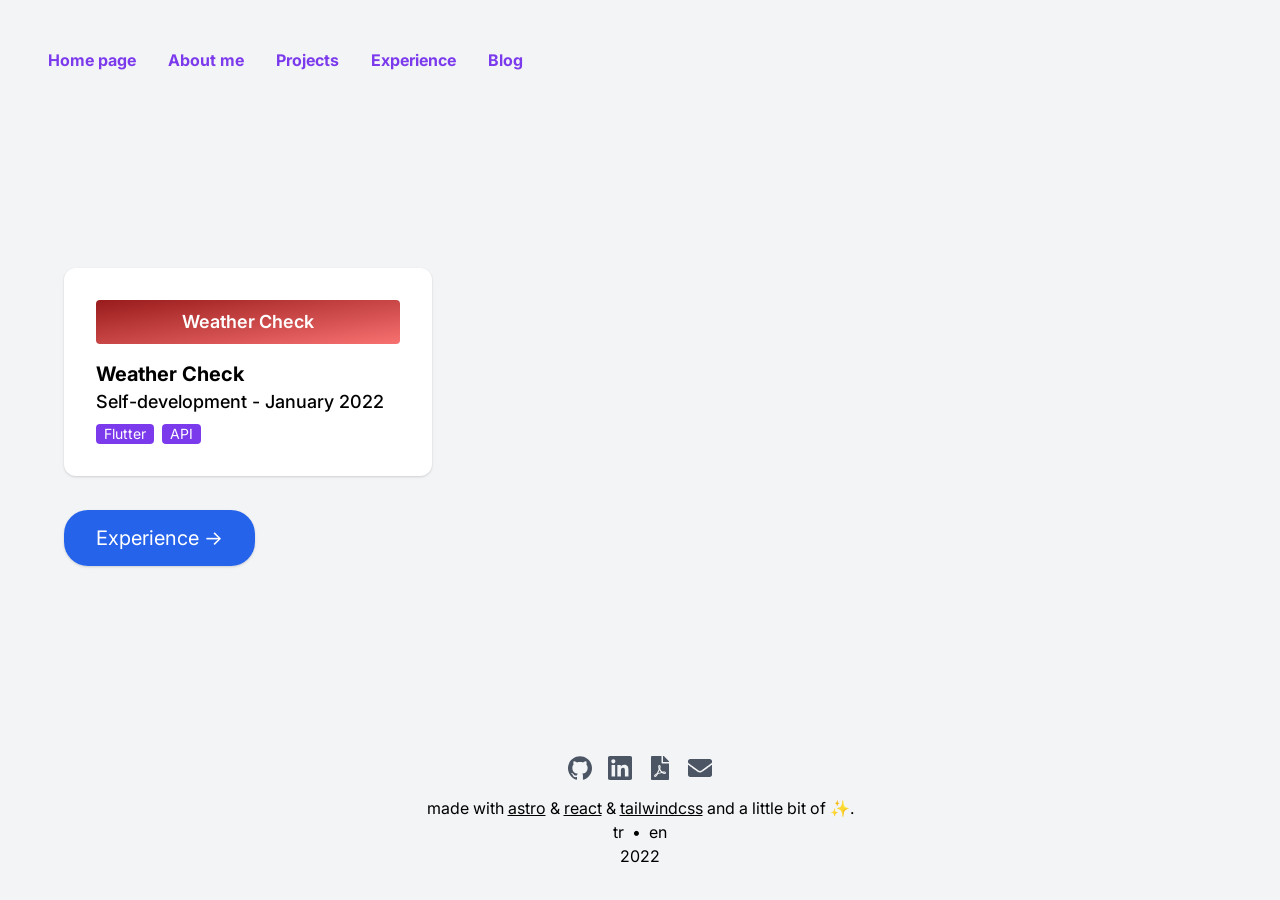
<file: en/projects/index.html>
<!DOCTYPE html><html lang="en"><head><title>Projects | Mertcan Erbaşı</title><meta charset="UTF-8"><meta name="viewport" content="width=device-width"><link rel="icon" type="image/x-icon" href="/favicon.ico"><meta name="description" content="Mertcan Erbaşı | Portfolio Projects"><meta property="og:type" content="website"><meta property="og:url" content="https://ayberktandogan.github.io/en/projects/"><meta property="og:title" content="Projects | Mertcan Erbaşı"><meta property="og:description" content="Mertcan Erbaşı | Portfolio Projects"><meta property="og:image" content="https://ayberktandogan.github.io/assets/meta_image_en.png"><meta property="twitter:card" content="summary_large_image"><meta property="twitter:url" content="https://ayberktandogan.github.io/en/projects/"><meta property="twitter:title" content="Projects | Mertcan Erbaşı"><meta property="twitter:description" content="Mertcan Erbaşı | Portfolio Projects"><meta property="twitter:image" content="https://ayberktandogan.github.io/assets/meta_image_en.png"><meta property="twitter:site" content="@ayberk.tandogan"><meta property="twitter:creator" content="@ayberktandogan"><link rel="preconnect" href="https://fonts.googleapis.com"><link rel="preconnect" href="https://fonts.gstatic.com"><link href="https://fonts.googleapis.com/css2?family=Inter:wght@100;400;500;600;700&amp;display=swap" rel="stylesheet"><script src="//instant.page/5.1.0" type="module" integrity="sha384-by67kQnR+pyfy8yWP4kPO12fHKRLHZPfEsiSXR8u2IKcTdxD805MGUXBzVPnkLHw"></script><link rel="stylesheet" href="/_astro/common-Z1VqjYb.css" type="text/css"><style type="text/css">astro-root, astro-fragment { display: contents; }</style></head><body><astro-root uid="Z2qqHKJ"><header><div class="absolute w-full"><div class="flex justify-end sm:justify-start items-center p-4 m-4 md:m-8"><div class="hidden sm:block"><nav class="flex gap-8"><a class="font-bold hover:text-purple-400 text-purple-600" href="/en/">Home page</a><a class="font-bold hover:text-purple-400 text-purple-600" href="/en/about-me">About me</a><a class="font-bold hover:text-purple-400 text-purple-600" href="/en/projects">Projects</a><a class="font-bold hover:text-purple-400 text-purple-600" href="/en/experience">Experience</a><a class="font-bold hover:text-purple-400 text-purple-600" href="/en/blog">Blog</a></nav></div><div class="sm:hidden"><button><svg stroke="currentColor" fill="currentColor" stroke-width="0" viewBox="0 0 20 20" class="text-purple-600" height="24" width="24" xmlns="http://www.w3.org/2000/svg"><path fill-rule="evenodd" d="M3 5a1 1 0 011-1h12a1 1 0 110 2H4a1 1 0 01-1-1zM3 10a1 1 0 011-1h12a1 1 0 110 2H4a1 1 0 01-1-1zM3 15a1 1 0 011-1h12a1 1 0 110 2H4a1 1 0 01-1-1z" clip-rule="evenodd"></path></svg></button></div></div></div></header></astro-root>
<script type="module">
import setup from '/_astro_frontend/hydrate/load.js';
setup("Z2qqHKJ", {}, async () => {
  
  const [{ default: Component }, { default: hydrate }] = await Promise.all([import("/_astro/src/components/Header/index.js"), import("/_snowpack/pkg/@astrojs.renderer-react.client.v0.2.0.js")]);
  return (el, children) => hydrate(el)(Component, {
  "activePath": "/en/projects/"
}, children);

});
</script><main><section><div class="flex flex-col w-full items-center justify-center min-h-screen px-8 pt-24 md:pt-36 pb-56"><div class="flex flex-col mx-12 max-w-none lg:max-w-6xl w-full"><div class="flex flex-wrap w-full"><a href="/en/project/bitirme-projesi" class="w-full md:w-1/3 group mb-4 md:mb-0"><div class="bg-white group-hover:bg-gray-100 shadow group-hover:shadow-xl p-8 rounded-xl h-full md:mr-4 "><div class="bg-gradient-to-br from-red-800 to-red-400 rounded p-2 flex justify-center"><h3 class="text-white text-lg text-center font-semibold">Weather Check</h3></div><h2 class="font-bold mt-4 text-xl">Weather Check</h2><span class="font-medium text-lg">Self-development -  January 2022</span><div class="flex flex-wrap gap-2 mt-2"><span class="text-sm bg-purple-600 text-white rounded px-2">Flutter</span><span class="text-sm bg-purple-600 text-white rounded px-2">API</span></div></div></a></div><div class="mt-12"><a class="text-medium md:text-xl shadow hover:shadow-xl bg-blue-600 hover:bg-blue-800 py-2 px-5 md:py-4 md:px-8 text-white rounded-xl md:rounded-3xl" href="/en/experience" target="_self">Experience →</a></div></div></div></section></main><footer class="absolute bottom-8 left-0 right-0 text-center mx-12"><div><div class="flex w-full justify-center gap-4 mb-4"><a href="https://github.com/mercoski" rel="noreferrer" target="_blank" class="text-gray-600 hover:text-gray-800 text-2xl"><svg stroke="currentColor" fill="currentColor" stroke-width="0" role="img" viewBox="0 0 24 24" height="1em" width="1em" xmlns="http://www.w3.org/2000/svg"><title></title><path d="M12 .297c-6.63 0-12 5.373-12 12 0 5.303 3.438 9.8 8.205 11.385.6.113.82-.258.82-.577 0-.285-.01-1.04-.015-2.04-3.338.724-4.042-1.61-4.042-1.61C4.422 18.07 3.633 17.7 3.633 17.7c-1.087-.744.084-.729.084-.729 1.205.084 1.838 1.236 1.838 1.236 1.07 1.835 2.809 1.305 3.495.998.108-.776.417-1.305.76-1.605-2.665-.3-5.466-1.332-5.466-5.93 0-1.31.465-2.38 1.235-3.22-.135-.303-.54-1.523.105-3.176 0 0 1.005-.322 3.3 1.23.96-.267 1.98-.399 3-.405 1.02.006 2.04.138 3 .405 2.28-1.552 3.285-1.23 3.285-1.23.645 1.653.24 2.873.12 3.176.765.84 1.23 1.91 1.23 3.22 0 4.61-2.805 5.625-5.475 5.92.42.36.81 1.096.81 2.22 0 1.606-.015 2.896-.015 3.286 0 .315.21.69.825.57C20.565 22.092 24 17.592 24 12.297c0-6.627-5.373-12-12-12"></path></svg></a><a href="https://www.linkedin.com/in/mertcan-erbaşi-46a554108/" rel="noreferrer" target="_blank" class="text-gray-600 hover:text-gray-800 text-2xl"><svg stroke="currentColor" fill="currentColor" stroke-width="0" role="img" viewBox="0 0 24 24" height="1em" width="1em" xmlns="http://www.w3.org/2000/svg"><title></title><path d="M20.447 20.452h-3.554v-5.569c0-1.328-.027-3.037-1.852-3.037-1.853 0-2.136 1.445-2.136 2.939v5.667H9.351V9h3.414v1.561h.046c.477-.9 1.637-1.85 3.37-1.85 3.601 0 4.267 2.37 4.267 5.455v6.286zM5.337 7.433c-1.144 0-2.063-.926-2.063-2.065 0-1.138.92-2.063 2.063-2.063 1.14 0 2.064.925 2.064 2.063 0 1.139-.925 2.065-2.064 2.065zm1.782 13.019H3.555V9h3.564v11.452zM22.225 0H1.771C.792 0 0 .774 0 1.729v20.542C0 23.227.792 24 1.771 24h20.451C23.2 24 24 23.227 24 22.271V1.729C24 .774 23.2 0 22.222 0h.003z"></path></svg></a><a href="/assets/cv.pdf" rel="noreferrer" target="_blank" class="text-gray-600 hover:text-gray-800 text-2xl"><svg stroke="currentColor" fill="currentColor" stroke-width="0" viewBox="0 0 384 512" height="1em" width="1em" xmlns="http://www.w3.org/2000/svg"><path d="M181.9 256.1c-5-16-4.9-46.9-2-46.9 8.4 0 7.6 36.9 2 46.9zm-1.7 47.2c-7.7 20.2-17.3 43.3-28.4 62.7 18.3-7 39-17.2 62.9-21.9-12.7-9.6-24.9-23.4-34.5-40.8zM86.1 428.1c0 .8 13.2-5.4 34.9-40.2-6.7 6.3-29.1 24.5-34.9 40.2zM248 160h136v328c0 13.3-10.7 24-24 24H24c-13.3 0-24-10.7-24-24V24C0 10.7 10.7 0 24 0h200v136c0 13.2 10.8 24 24 24zm-8 171.8c-20-12.2-33.3-29-42.7-53.8 4.5-18.5 11.6-46.6 6.2-64.2-4.7-29.4-42.4-26.5-47.8-6.8-5 18.3-.4 44.1 8.1 77-11.6 27.6-28.7 64.6-40.8 85.8-.1 0-.1.1-.2.1-27.1 13.9-73.6 44.5-54.5 68 5.6 6.9 16 10 21.5 10 17.9 0 35.7-18 61.1-61.8 25.8-8.5 54.1-19.1 79-23.2 21.7 11.8 47.1 19.5 64 19.5 29.2 0 31.2-32 19.7-43.4-13.9-13.6-54.3-9.7-73.6-7.2zM377 105L279 7c-4.5-4.5-10.6-7-17-7h-6v128h128v-6.1c0-6.3-2.5-12.4-7-16.9zm-74.1 255.3c4.1-2.7-2.5-11.9-42.8-9 37.1 15.8 42.8 9 42.8 9z"></path></svg></a><a href="mailto:mertcanerbasiemk@gmail.com" rel="noreferrer" target="_blank" class="text-gray-600 hover:text-gray-800 text-2xl"><svg stroke="currentColor" fill="currentColor" stroke-width="0" viewBox="0 0 512 512" height="1em" width="1em" xmlns="http://www.w3.org/2000/svg"><path d="M502.3 190.8c3.9-3.1 9.7-.2 9.7 4.7V400c0 26.5-21.5 48-48 48H48c-26.5 0-48-21.5-48-48V195.6c0-5 5.7-7.8 9.7-4.7 22.4 17.4 52.1 39.5 154.1 113.6 21.1 15.4 56.7 47.8 92.2 47.6 35.7.3 72-32.8 92.3-47.6 102-74.1 131.6-96.3 154-113.7zM256 320c23.2.4 56.6-29.2 73.4-41.4 132.7-96.3 142.8-104.7 173.4-128.7 5.8-4.5 9.2-11.5 9.2-18.9v-19c0-26.5-21.5-48-48-48H48C21.5 64 0 85.5 0 112v19c0 7.4 3.4 14.3 9.2 18.9 30.6 23.9 40.7 32.4 173.4 128.7 16.8 12.2 50.2 41.8 73.4 41.4z"></path></svg></a></div></div><div><p>made with <a href="https://astro.build/" rel="noreferrer" class="underline">astro</a> &amp; <a href="https://en.reactjs.org/" rel="noreferrer" class="underline">react</a> &amp; <a href="https://tailwindcss.com/" rel="noreferrer" class="underline">tailwindcss</a> and a little bit of ✨.<br></p><div><astro-root uid="Z1nBWQv"><span class="separated-bullet"><button>tr</button></span><span class="separated-bullet"><button>en</button></span></astro-root>
<script type="module">
import setup from '/_astro_frontend/hydrate/load.js';
setup("Z1nBWQv", {}, async () => {
  
  const [{ default: Component }, { default: hydrate }] = await Promise.all([import("/_astro/src/components/Bits/FooterLanguageChange.js"), import("/_snowpack/pkg/@astrojs.renderer-react.client.v0.2.0.js")]);
  return (el, children) => hydrate(el)(Component, {}, children);

});
</script></div><span>2022</span></div></footer></body></html>
</file>
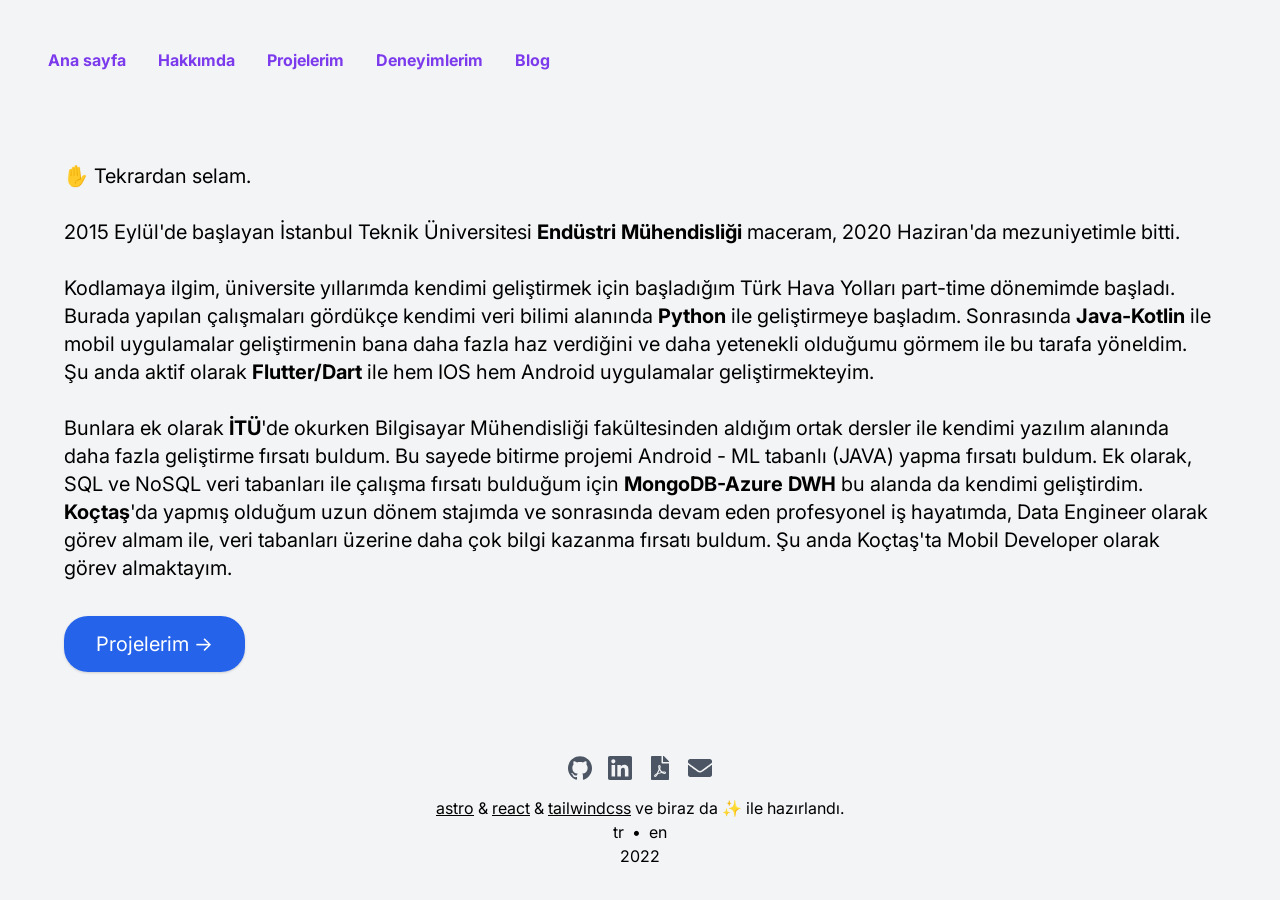
<file: tr/about-me/index.html>
<!DOCTYPE html><html lang="tr"><head><title>Hakkımda | Mertcan Erbaşı</title><meta charset="UTF-8"><meta name="viewport" content="width=device-width"><link rel="icon" type="image/x-icon" href="/favicon.ico"><meta name="description" content="Mertcan Erbaşı | Portfolio"><meta property="og:type" content="website"><meta property="og:url" content="https://ayberktandogan.github.io/tr/about-me/"><meta property="og:title" content="Hakkımda | Mertcan Erbaşı"><meta property="og:description" content="Mertcan Erbaşı | Portfolio"><meta property="og:image" content="https://ayberktandogan.github.io/assets/meta_image_tr.png"><meta property="twitter:card" content="summary_large_image"><meta property="twitter:url" content="https://ayberktandogan.github.io/tr/about-me/"><meta property="twitter:title" content="Hakkımda | Mertcan Erbaşı"><meta property="twitter:description" content="Mertcan Erbaşı | Portfolio"><meta property="twitter:image" content="https://ayberktandogan.github.io/assets/meta_image_tr.png"><meta property="twitter:site" content="@ayberk.tandogan"><meta property="twitter:creator" content="@ayberktandogan"><link rel="preconnect" href="https://fonts.googleapis.com"><link rel="preconnect" href="https://fonts.gstatic.com"><link href="https://fonts.googleapis.com/css2?family=Inter:wght@100;400;500;600;700&amp;display=swap" rel="stylesheet"><script src="//instant.page/5.1.0" type="module" integrity="sha384-by67kQnR+pyfy8yWP4kPO12fHKRLHZPfEsiSXR8u2IKcTdxD805MGUXBzVPnkLHw"></script><link rel="stylesheet" href="/_astro/common-Z1VqjYb.css" type="text/css"><style type="text/css">astro-root, astro-fragment { display: contents; }</style></head><body><astro-root uid="1itYC5"><header><div class="absolute w-full"><div class="flex justify-end sm:justify-start items-center p-4 m-4 md:m-8"><div class="hidden sm:block"><nav class="flex gap-8"><a class="font-bold hover:text-purple-400 text-purple-600" href="/tr/">Ana sayfa</a><a class="font-bold hover:text-purple-400 text-purple-600" href="/tr/about-me">Hakkımda</a><a class="font-bold hover:text-purple-400 text-purple-600" href="/tr/projects">Projelerim</a><a class="font-bold hover:text-purple-400 text-purple-600" href="/tr/experience">Deneyimlerim</a><a class="font-bold hover:text-purple-400 text-purple-600" href="/tr/blog">Blog</a></nav></div><div class="sm:hidden"><button><svg stroke="currentColor" fill="currentColor" stroke-width="0" viewBox="0 0 20 20" class="text-purple-600" height="24" width="24" xmlns="http://www.w3.org/2000/svg"><path fill-rule="evenodd" d="M3 5a1 1 0 011-1h12a1 1 0 110 2H4a1 1 0 01-1-1zM3 10a1 1 0 011-1h12a1 1 0 110 2H4a1 1 0 01-1-1zM3 15a1 1 0 011-1h12a1 1 0 110 2H4a1 1 0 01-1-1z" clip-rule="evenodd"></path></svg></button></div></div></div></header></astro-root>
<script type="module">
import setup from '/_astro_frontend/hydrate/load.js';
setup("1itYC5", {}, async () => {
  
  const [{ default: Component }, { default: hydrate }] = await Promise.all([import("/_astro/src/components/Header/index.js"), import("/_snowpack/pkg/@astrojs.renderer-react.client.v0.2.0.js")]);
  return (el, children) => hydrate(el)(Component, {
  "activePath": "/tr/about-me/"
}, children);

});
</script><main><section><div class="flex flex-col w-full items-center justify-center min-h-screen px-8 pt-24 md:pt-36 pb-56"><div class="flex flex-col mx-12 max-w-none lg:max-w-6xl w-full"><div class="max-w-none lg:max-w-6xl w-full"><p class="text-xl">
        ✋ Tekrardan selam.
        <br><br>
        2015 Eylül'de başlayan İstanbul Teknik Üniversitesi <span class="font-bold">Endüstri Mühendisliği</span> maceram, 2020 Haziran'da mezuniyetimle bitti.
        <br><br>
        Kodlamaya ilgim, üniversite yıllarımda kendimi geliştirmek için başladığım Türk Hava Yolları part-time dönemimde başladı. Burada yapılan çalışmaları gördükçe kendimi veri bilimi alanında <span class="font-bold">Python</span> ile geliştirmeye başladım. Sonrasında <span class="font-bold">Java-Kotlin</span> ile mobil uygulamalar geliştirmenin bana daha fazla haz verdiğini ve daha yetenekli olduğumu görmem ile bu tarafa yöneldim. Şu anda aktif olarak <span class="font-bold">Flutter/Dart</span> ile hem IOS hem Android uygulamalar geliştirmekteyim.
        <br><br>
        Bunlara ek olarak <span class="font-bold">İTÜ</span>'de okurken Bilgisayar Mühendisliği fakültesinden aldığım ortak dersler ile kendimi yazılım alanında daha fazla geliştirme fırsatı buldum. Bu sayede bitirme projemi Android - ML tabanlı (JAVA) yapma fırsatı buldum. Ek olarak, SQL ve NoSQL veri tabanları ile çalışma fırsatı bulduğum için <span class="font-bold">MongoDB-Azure DWH</span> bu alanda da kendimi geliştirdim.
        <br><span class="font-bold">Koçtaş</span>'da yapmış olduğum uzun dönem stajımda ve sonrasında devam eden profesyonel iş hayatımda, Data Engineer olarak görev almam ile, veri tabanları üzerine daha çok bilgi kazanma fırsatı buldum. Şu anda Koçtaş'ta Mobil Developer olarak görev almaktayım.
    </p></div><div class="mt-12"><a class="text-medium md:text-xl shadow hover:shadow-xl bg-blue-600 hover:bg-blue-800 py-2 px-5 md:py-4 md:px-8 text-white rounded-xl md:rounded-3xl" href="/tr/projects" target="_self">Projelerim →</a></div></div></div></section></main><footer class="absolute bottom-8 left-0 right-0 text-center mx-12"><div><div class="flex w-full justify-center gap-4 mb-4"><a href="https://github.com/mercoski" rel="noreferrer" target="_blank" class="text-gray-600 hover:text-gray-800 text-2xl"><svg stroke="currentColor" fill="currentColor" stroke-width="0" role="img" viewBox="0 0 24 24" height="1em" width="1em" xmlns="http://www.w3.org/2000/svg"><title></title><path d="M12 .297c-6.63 0-12 5.373-12 12 0 5.303 3.438 9.8 8.205 11.385.6.113.82-.258.82-.577 0-.285-.01-1.04-.015-2.04-3.338.724-4.042-1.61-4.042-1.61C4.422 18.07 3.633 17.7 3.633 17.7c-1.087-.744.084-.729.084-.729 1.205.084 1.838 1.236 1.838 1.236 1.07 1.835 2.809 1.305 3.495.998.108-.776.417-1.305.76-1.605-2.665-.3-5.466-1.332-5.466-5.93 0-1.31.465-2.38 1.235-3.22-.135-.303-.54-1.523.105-3.176 0 0 1.005-.322 3.3 1.23.96-.267 1.98-.399 3-.405 1.02.006 2.04.138 3 .405 2.28-1.552 3.285-1.23 3.285-1.23.645 1.653.24 2.873.12 3.176.765.84 1.23 1.91 1.23 3.22 0 4.61-2.805 5.625-5.475 5.92.42.36.81 1.096.81 2.22 0 1.606-.015 2.896-.015 3.286 0 .315.21.69.825.57C20.565 22.092 24 17.592 24 12.297c0-6.627-5.373-12-12-12"></path></svg></a><a href="https://www.linkedin.com/in/mertcan-erbaşi-46a554108/" rel="noreferrer" target="_blank" class="text-gray-600 hover:text-gray-800 text-2xl"><svg stroke="currentColor" fill="currentColor" stroke-width="0" role="img" viewBox="0 0 24 24" height="1em" width="1em" xmlns="http://www.w3.org/2000/svg"><title></title><path d="M20.447 20.452h-3.554v-5.569c0-1.328-.027-3.037-1.852-3.037-1.853 0-2.136 1.445-2.136 2.939v5.667H9.351V9h3.414v1.561h.046c.477-.9 1.637-1.85 3.37-1.85 3.601 0 4.267 2.37 4.267 5.455v6.286zM5.337 7.433c-1.144 0-2.063-.926-2.063-2.065 0-1.138.92-2.063 2.063-2.063 1.14 0 2.064.925 2.064 2.063 0 1.139-.925 2.065-2.064 2.065zm1.782 13.019H3.555V9h3.564v11.452zM22.225 0H1.771C.792 0 0 .774 0 1.729v20.542C0 23.227.792 24 1.771 24h20.451C23.2 24 24 23.227 24 22.271V1.729C24 .774 23.2 0 22.222 0h.003z"></path></svg></a><a href="/assets/cv.pdf" rel="noreferrer" target="_blank" class="text-gray-600 hover:text-gray-800 text-2xl"><svg stroke="currentColor" fill="currentColor" stroke-width="0" viewBox="0 0 384 512" height="1em" width="1em" xmlns="http://www.w3.org/2000/svg"><path d="M181.9 256.1c-5-16-4.9-46.9-2-46.9 8.4 0 7.6 36.9 2 46.9zm-1.7 47.2c-7.7 20.2-17.3 43.3-28.4 62.7 18.3-7 39-17.2 62.9-21.9-12.7-9.6-24.9-23.4-34.5-40.8zM86.1 428.1c0 .8 13.2-5.4 34.9-40.2-6.7 6.3-29.1 24.5-34.9 40.2zM248 160h136v328c0 13.3-10.7 24-24 24H24c-13.3 0-24-10.7-24-24V24C0 10.7 10.7 0 24 0h200v136c0 13.2 10.8 24 24 24zm-8 171.8c-20-12.2-33.3-29-42.7-53.8 4.5-18.5 11.6-46.6 6.2-64.2-4.7-29.4-42.4-26.5-47.8-6.8-5 18.3-.4 44.1 8.1 77-11.6 27.6-28.7 64.6-40.8 85.8-.1 0-.1.1-.2.1-27.1 13.9-73.6 44.5-54.5 68 5.6 6.9 16 10 21.5 10 17.9 0 35.7-18 61.1-61.8 25.8-8.5 54.1-19.1 79-23.2 21.7 11.8 47.1 19.5 64 19.5 29.2 0 31.2-32 19.7-43.4-13.9-13.6-54.3-9.7-73.6-7.2zM377 105L279 7c-4.5-4.5-10.6-7-17-7h-6v128h128v-6.1c0-6.3-2.5-12.4-7-16.9zm-74.1 255.3c4.1-2.7-2.5-11.9-42.8-9 37.1 15.8 42.8 9 42.8 9z"></path></svg></a><a href="mailto:mertcanerbasiemk@gmail.com" rel="noreferrer" target="_blank" class="text-gray-600 hover:text-gray-800 text-2xl"><svg stroke="currentColor" fill="currentColor" stroke-width="0" viewBox="0 0 512 512" height="1em" width="1em" xmlns="http://www.w3.org/2000/svg"><path d="M502.3 190.8c3.9-3.1 9.7-.2 9.7 4.7V400c0 26.5-21.5 48-48 48H48c-26.5 0-48-21.5-48-48V195.6c0-5 5.7-7.8 9.7-4.7 22.4 17.4 52.1 39.5 154.1 113.6 21.1 15.4 56.7 47.8 92.2 47.6 35.7.3 72-32.8 92.3-47.6 102-74.1 131.6-96.3 154-113.7zM256 320c23.2.4 56.6-29.2 73.4-41.4 132.7-96.3 142.8-104.7 173.4-128.7 5.8-4.5 9.2-11.5 9.2-18.9v-19c0-26.5-21.5-48-48-48H48C21.5 64 0 85.5 0 112v19c0 7.4 3.4 14.3 9.2 18.9 30.6 23.9 40.7 32.4 173.4 128.7 16.8 12.2 50.2 41.8 73.4 41.4z"></path></svg></a></div></div><div><p><a href="https://astro.build/" rel="noreferrer" class="underline">astro</a> &amp; <a href="https://tr.reactjs.org/" rel="noreferrer" class="underline">react</a> &amp; <a href="https://tailwindcss.com/" rel="noreferrer" class="underline">tailwindcss</a> ve biraz da ✨ ile hazırlandı.<br></p><div><astro-root uid="Z1nBWQv"><span class="separated-bullet"><button>tr</button></span><span class="separated-bullet"><button>en</button></span></astro-root>
<script type="module">
import setup from '/_astro_frontend/hydrate/load.js';
setup("Z1nBWQv", {}, async () => {
  
  const [{ default: Component }, { default: hydrate }] = await Promise.all([import("/_astro/src/components/Bits/FooterLanguageChange.js"), import("/_snowpack/pkg/@astrojs.renderer-react.client.v0.2.0.js")]);
  return (el, children) => hydrate(el)(Component, {}, children);

});
</script></div><span>2022</span></div></footer></body></html>
</file>
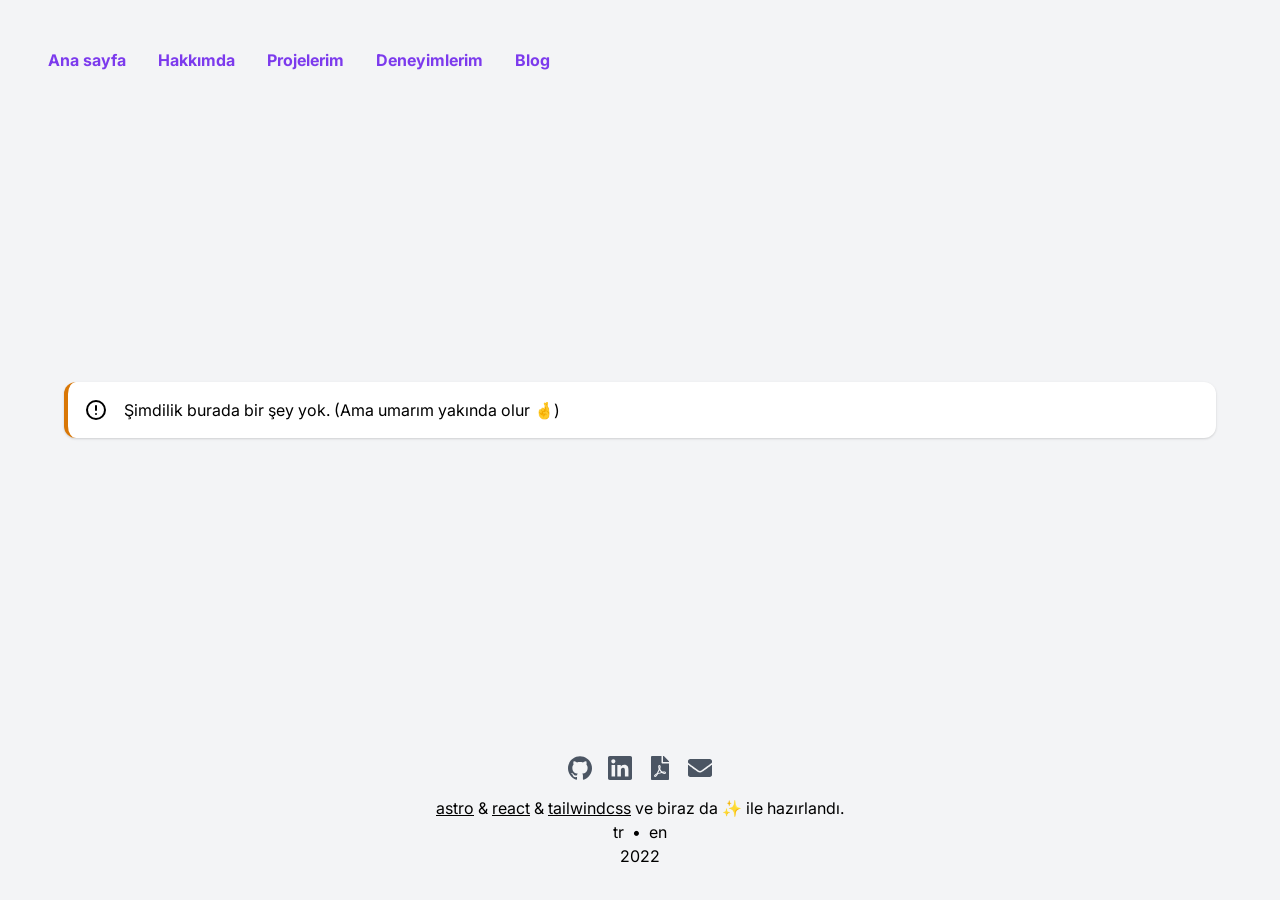
<file: tr/blog/index.html>
<!DOCTYPE html><html lang="tr"><head><title>Blog | Mertcan Erbaşı</title><meta charset="UTF-8"><meta name="viewport" content="width=device-width"><link rel="icon" type="image/x-icon" href="/favicon.ico"><meta name="description" content="Mertcan Erbaşı | Portfolio Blog"><meta property="og:type" content="website"><meta property="og:url" content="https://ayberktandogan.github.io/tr/blog/"><meta property="og:title" content="Blog | Mertcan Erbaşı"><meta property="og:description" content="Mertcan Erbaşı | Portfolio Blog"><meta property="og:image" content="https://ayberktandogan.github.io/assets/meta_image_tr.png"><meta property="twitter:card" content="summary_large_image"><meta property="twitter:url" content="https://ayberktandogan.github.io/tr/blog/"><meta property="twitter:title" content="Blog | Mertcan Erbaşı"><meta property="twitter:description" content="Mertcan Erbaşı | Portfolio Blog"><meta property="twitter:image" content="https://ayberktandogan.github.io/assets/meta_image_tr.png"><meta property="twitter:site" content="@ayberk.tandogan"><meta property="twitter:creator" content="@ayberktandogan"><link rel="preconnect" href="https://fonts.googleapis.com"><link rel="preconnect" href="https://fonts.gstatic.com"><link href="https://fonts.googleapis.com/css2?family=Inter:wght@100;400;500;600;700&amp;display=swap" rel="stylesheet"><script src="//instant.page/5.1.0" type="module" integrity="sha384-by67kQnR+pyfy8yWP4kPO12fHKRLHZPfEsiSXR8u2IKcTdxD805MGUXBzVPnkLHw"></script><link rel="stylesheet" href="/_astro/common-Z1VqjYb.css" type="text/css"><style type="text/css">astro-root, astro-fragment { display: contents; }</style></head><body><astro-root uid="1itYC5"><header><div class="absolute w-full"><div class="flex justify-end sm:justify-start items-center p-4 m-4 md:m-8"><div class="hidden sm:block"><nav class="flex gap-8"><a class="font-bold hover:text-purple-400 text-purple-600" href="/tr/">Ana sayfa</a><a class="font-bold hover:text-purple-400 text-purple-600" href="/tr/about-me">Hakkımda</a><a class="font-bold hover:text-purple-400 text-purple-600" href="/tr/projects">Projelerim</a><a class="font-bold hover:text-purple-400 text-purple-600" href="/tr/experience">Deneyimlerim</a><a class="font-bold hover:text-purple-400 text-purple-600" href="/tr/blog">Blog</a></nav></div><div class="sm:hidden"><button><svg stroke="currentColor" fill="currentColor" stroke-width="0" viewBox="0 0 20 20" class="text-purple-600" height="24" width="24" xmlns="http://www.w3.org/2000/svg"><path fill-rule="evenodd" d="M3 5a1 1 0 011-1h12a1 1 0 110 2H4a1 1 0 01-1-1zM3 10a1 1 0 011-1h12a1 1 0 110 2H4a1 1 0 01-1-1zM3 15a1 1 0 011-1h12a1 1 0 110 2H4a1 1 0 01-1-1z" clip-rule="evenodd"></path></svg></button></div></div></div></header></astro-root>
<script type="module">
import setup from '/_astro_frontend/hydrate/load.js';
setup("1itYC5", {}, async () => {
  
  const [{ default: Component }, { default: hydrate }] = await Promise.all([import("/_astro/src/components/Header/index.js"), import("/_snowpack/pkg/@astrojs.renderer-react.client.v0.2.0.js")]);
  return (el, children) => hydrate(el)(Component, {
  "activePath": "/tr/blog/"
}, children);

});
</script><main><section><div class="flex flex-col w-full items-center justify-center min-h-screen px-8 pt-24 md:pt-36 pb-56"><div class="flex flex-col mx-12 max-w-none lg:max-w-6xl w-full"><div class="bg-white rounded-xl shadow p-4 flex items-center border-l-4 border-yellow-600"><svg stroke="currentColor" fill="none" stroke-width="0" viewBox="0 0 24 24" class="mr-4" height="24" width="24" xmlns="http://www.w3.org/2000/svg"><path stroke-linecap="round" stroke-linejoin="round" stroke-width="2" d="M12 8v4m0 4h.01M21 12a9 9 0 11-18 0 9 9 0 0118 0z"></path></svg> <p>Şimdilik burada bir şey yok. (Ama umarım yakında olur 🤞)</p></div></div></div></section></main><footer class="absolute bottom-8 left-0 right-0 text-center mx-12"><div><div class="flex w-full justify-center gap-4 mb-4"><a href="https://github.com/mercoski" rel="noreferrer" target="_blank" class="text-gray-600 hover:text-gray-800 text-2xl"><svg stroke="currentColor" fill="currentColor" stroke-width="0" role="img" viewBox="0 0 24 24" height="1em" width="1em" xmlns="http://www.w3.org/2000/svg"><title></title><path d="M12 .297c-6.63 0-12 5.373-12 12 0 5.303 3.438 9.8 8.205 11.385.6.113.82-.258.82-.577 0-.285-.01-1.04-.015-2.04-3.338.724-4.042-1.61-4.042-1.61C4.422 18.07 3.633 17.7 3.633 17.7c-1.087-.744.084-.729.084-.729 1.205.084 1.838 1.236 1.838 1.236 1.07 1.835 2.809 1.305 3.495.998.108-.776.417-1.305.76-1.605-2.665-.3-5.466-1.332-5.466-5.93 0-1.31.465-2.38 1.235-3.22-.135-.303-.54-1.523.105-3.176 0 0 1.005-.322 3.3 1.23.96-.267 1.98-.399 3-.405 1.02.006 2.04.138 3 .405 2.28-1.552 3.285-1.23 3.285-1.23.645 1.653.24 2.873.12 3.176.765.84 1.23 1.91 1.23 3.22 0 4.61-2.805 5.625-5.475 5.92.42.36.81 1.096.81 2.22 0 1.606-.015 2.896-.015 3.286 0 .315.21.69.825.57C20.565 22.092 24 17.592 24 12.297c0-6.627-5.373-12-12-12"></path></svg></a><a href="https://www.linkedin.com/in/mertcan-erbaşi-46a554108/" rel="noreferrer" target="_blank" class="text-gray-600 hover:text-gray-800 text-2xl"><svg stroke="currentColor" fill="currentColor" stroke-width="0" role="img" viewBox="0 0 24 24" height="1em" width="1em" xmlns="http://www.w3.org/2000/svg"><title></title><path d="M20.447 20.452h-3.554v-5.569c0-1.328-.027-3.037-1.852-3.037-1.853 0-2.136 1.445-2.136 2.939v5.667H9.351V9h3.414v1.561h.046c.477-.9 1.637-1.85 3.37-1.85 3.601 0 4.267 2.37 4.267 5.455v6.286zM5.337 7.433c-1.144 0-2.063-.926-2.063-2.065 0-1.138.92-2.063 2.063-2.063 1.14 0 2.064.925 2.064 2.063 0 1.139-.925 2.065-2.064 2.065zm1.782 13.019H3.555V9h3.564v11.452zM22.225 0H1.771C.792 0 0 .774 0 1.729v20.542C0 23.227.792 24 1.771 24h20.451C23.2 24 24 23.227 24 22.271V1.729C24 .774 23.2 0 22.222 0h.003z"></path></svg></a><a href="/assets/cv.pdf" rel="noreferrer" target="_blank" class="text-gray-600 hover:text-gray-800 text-2xl"><svg stroke="currentColor" fill="currentColor" stroke-width="0" viewBox="0 0 384 512" height="1em" width="1em" xmlns="http://www.w3.org/2000/svg"><path d="M181.9 256.1c-5-16-4.9-46.9-2-46.9 8.4 0 7.6 36.9 2 46.9zm-1.7 47.2c-7.7 20.2-17.3 43.3-28.4 62.7 18.3-7 39-17.2 62.9-21.9-12.7-9.6-24.9-23.4-34.5-40.8zM86.1 428.1c0 .8 13.2-5.4 34.9-40.2-6.7 6.3-29.1 24.5-34.9 40.2zM248 160h136v328c0 13.3-10.7 24-24 24H24c-13.3 0-24-10.7-24-24V24C0 10.7 10.7 0 24 0h200v136c0 13.2 10.8 24 24 24zm-8 171.8c-20-12.2-33.3-29-42.7-53.8 4.5-18.5 11.6-46.6 6.2-64.2-4.7-29.4-42.4-26.5-47.8-6.8-5 18.3-.4 44.1 8.1 77-11.6 27.6-28.7 64.6-40.8 85.8-.1 0-.1.1-.2.1-27.1 13.9-73.6 44.5-54.5 68 5.6 6.9 16 10 21.5 10 17.9 0 35.7-18 61.1-61.8 25.8-8.5 54.1-19.1 79-23.2 21.7 11.8 47.1 19.5 64 19.5 29.2 0 31.2-32 19.7-43.4-13.9-13.6-54.3-9.7-73.6-7.2zM377 105L279 7c-4.5-4.5-10.6-7-17-7h-6v128h128v-6.1c0-6.3-2.5-12.4-7-16.9zm-74.1 255.3c4.1-2.7-2.5-11.9-42.8-9 37.1 15.8 42.8 9 42.8 9z"></path></svg></a><a href="mailto:mertcanerbasiemk@gmail.com" rel="noreferrer" target="_blank" class="text-gray-600 hover:text-gray-800 text-2xl"><svg stroke="currentColor" fill="currentColor" stroke-width="0" viewBox="0 0 512 512" height="1em" width="1em" xmlns="http://www.w3.org/2000/svg"><path d="M502.3 190.8c3.9-3.1 9.7-.2 9.7 4.7V400c0 26.5-21.5 48-48 48H48c-26.5 0-48-21.5-48-48V195.6c0-5 5.7-7.8 9.7-4.7 22.4 17.4 52.1 39.5 154.1 113.6 21.1 15.4 56.7 47.8 92.2 47.6 35.7.3 72-32.8 92.3-47.6 102-74.1 131.6-96.3 154-113.7zM256 320c23.2.4 56.6-29.2 73.4-41.4 132.7-96.3 142.8-104.7 173.4-128.7 5.8-4.5 9.2-11.5 9.2-18.9v-19c0-26.5-21.5-48-48-48H48C21.5 64 0 85.5 0 112v19c0 7.4 3.4 14.3 9.2 18.9 30.6 23.9 40.7 32.4 173.4 128.7 16.8 12.2 50.2 41.8 73.4 41.4z"></path></svg></a></div></div><div><p><a href="https://astro.build/" rel="noreferrer" class="underline">astro</a> &amp; <a href="https://tr.reactjs.org/" rel="noreferrer" class="underline">react</a> &amp; <a href="https://tailwindcss.com/" rel="noreferrer" class="underline">tailwindcss</a> ve biraz da ✨ ile hazırlandı.<br></p><div><astro-root uid="Z1nBWQv"><span class="separated-bullet"><button>tr</button></span><span class="separated-bullet"><button>en</button></span></astro-root>
<script type="module">
import setup from '/_astro_frontend/hydrate/load.js';
setup("Z1nBWQv", {}, async () => {
  
  const [{ default: Component }, { default: hydrate }] = await Promise.all([import("/_astro/src/components/Bits/FooterLanguageChange.js"), import("/_snowpack/pkg/@astrojs.renderer-react.client.v0.2.0.js")]);
  return (el, children) => hydrate(el)(Component, {}, children);

});
</script></div><span>2022</span></div></footer></body></html>
</file>
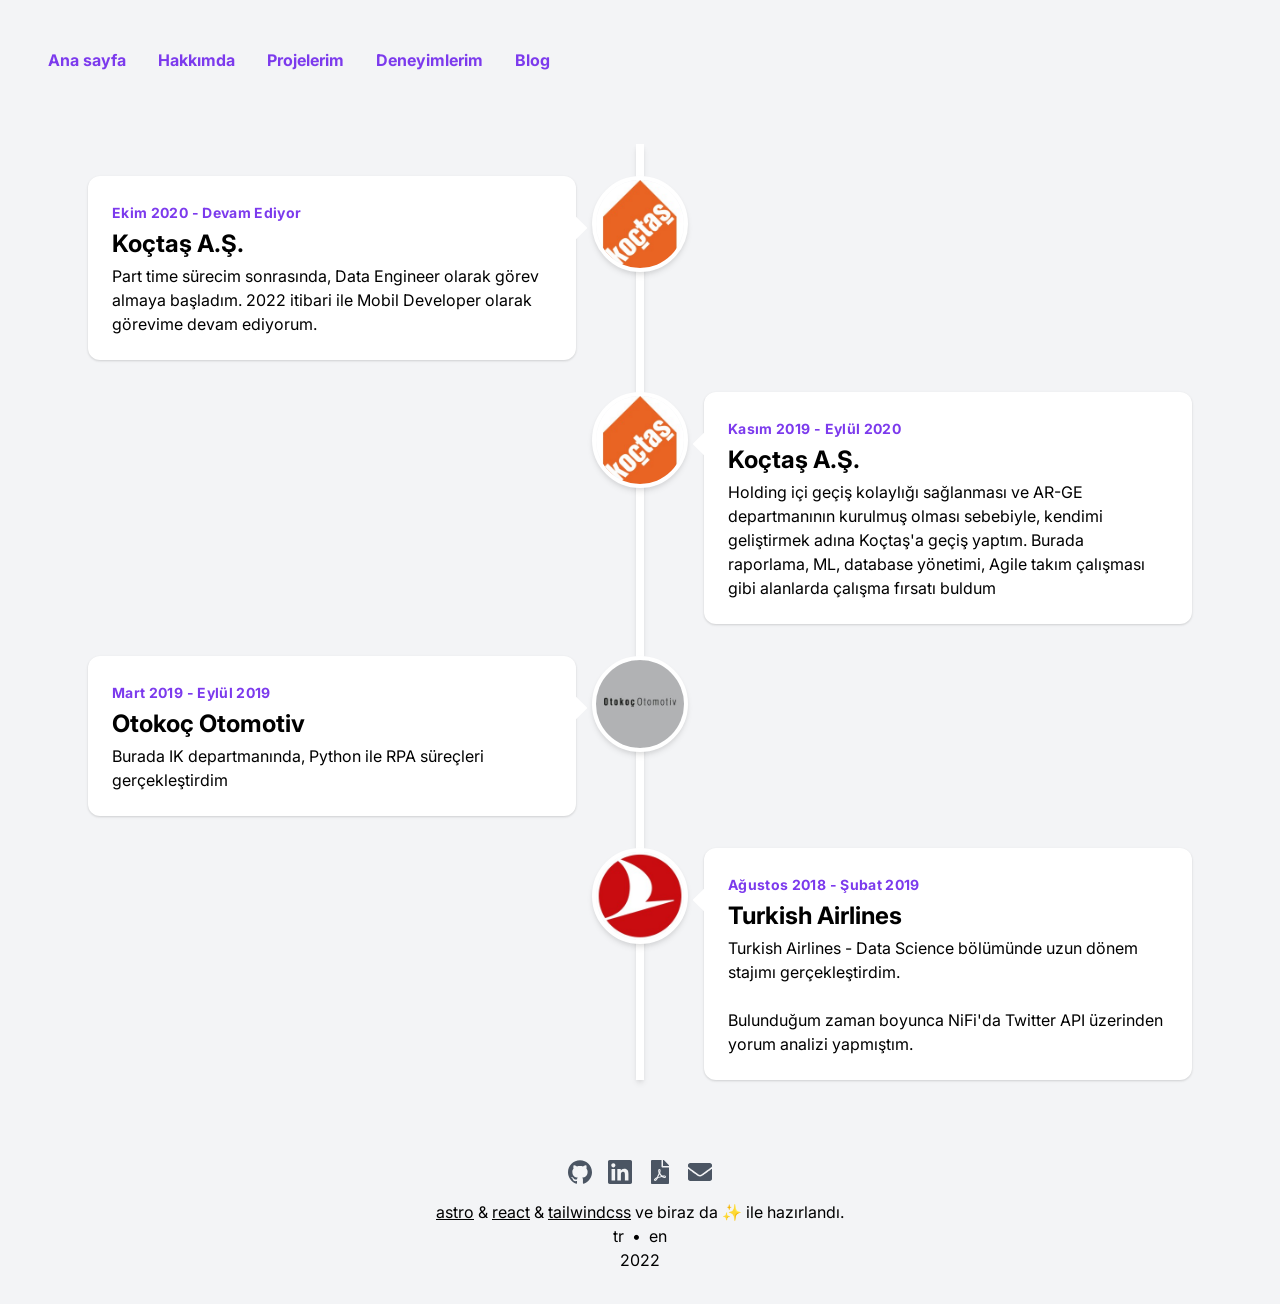
<file: tr/experience/index.html>
<!DOCTYPE html><html lang="tr"><head><title>Deneyimlerim | Mertcan Erbaşı</title><meta charset="UTF-8"><meta name="viewport" content="width=device-width"><link rel="icon" type="image/x-icon" href="/favicon.ico"><meta name="description" content="Mertcan Erbaşı | Portfolio Deneyimlerim"><meta property="og:type" content="website"><meta property="og:url" content="https://ayberktandogan.github.io/tr/experience/"><meta property="og:title" content="Deneyimlerim | Mertcan Erbaşı"><meta property="og:description" content="Mertcan Erbaşı | Portfolio Deneyimlerim"><meta property="og:image" content="https://ayberktandogan.github.io/assets/meta_image_tr.png"><meta property="twitter:card" content="summary_large_image"><meta property="twitter:url" content="https://ayberktandogan.github.io/tr/experience/"><meta property="twitter:title" content="Deneyimlerim | Mertcan Erbaşı"><meta property="twitter:description" content="Mertcan Erbaşı | Portfolio Deneyimlerim"><meta property="twitter:image" content="https://ayberktandogan.github.io/assets/meta_image_tr.png"><meta property="twitter:site" content="@ayberk.tandogan"><meta property="twitter:creator" content="@ayberktandogan"><link rel="preconnect" href="https://fonts.googleapis.com"><link rel="preconnect" href="https://fonts.gstatic.com"><link href="https://fonts.googleapis.com/css2?family=Inter:wght@100;400;500;600;700&amp;display=swap" rel="stylesheet"><script src="//instant.page/5.1.0" type="module" integrity="sha384-by67kQnR+pyfy8yWP4kPO12fHKRLHZPfEsiSXR8u2IKcTdxD805MGUXBzVPnkLHw"></script><link rel="stylesheet" href="/_astro/common-Z1VqjYb.css" type="text/css"><style type="text/css">astro-root, astro-fragment { display: contents; }</style></head><body><astro-root uid="1itYC5"><header><div class="absolute w-full"><div class="flex justify-end sm:justify-start items-center p-4 m-4 md:m-8"><div class="hidden sm:block"><nav class="flex gap-8"><a class="font-bold hover:text-purple-400 text-purple-600" href="/tr/">Ana sayfa</a><a class="font-bold hover:text-purple-400 text-purple-600" href="/tr/about-me">Hakkımda</a><a class="font-bold hover:text-purple-400 text-purple-600" href="/tr/projects">Projelerim</a><a class="font-bold hover:text-purple-400 text-purple-600" href="/tr/experience">Deneyimlerim</a><a class="font-bold hover:text-purple-400 text-purple-600" href="/tr/blog">Blog</a></nav></div><div class="sm:hidden"><button><svg stroke="currentColor" fill="currentColor" stroke-width="0" viewBox="0 0 20 20" class="text-purple-600" height="24" width="24" xmlns="http://www.w3.org/2000/svg"><path fill-rule="evenodd" d="M3 5a1 1 0 011-1h12a1 1 0 110 2H4a1 1 0 01-1-1zM3 10a1 1 0 011-1h12a1 1 0 110 2H4a1 1 0 01-1-1zM3 15a1 1 0 011-1h12a1 1 0 110 2H4a1 1 0 01-1-1z" clip-rule="evenodd"></path></svg></button></div></div></div></header></astro-root>
<script type="module">
import setup from '/_astro_frontend/hydrate/load.js';
setup("1itYC5", {}, async () => {
  
  const [{ default: Component }, { default: hydrate }] = await Promise.all([import("/_astro/src/components/Header/index.js"), import("/_snowpack/pkg/@astrojs.renderer-react.client.v0.2.0.js")]);
  return (el, children) => hydrate(el)(Component, {
  "activePath": "/tr/experience/"
}, children);

});
</script><main><section><div class="flex flex-col w-full items-center justify-center min-h-screen px-8 pt-24 md:pt-36 pb-56"><div class="flex flex-col mx-12 max-w-none lg:max-w-6xl w-full"><div class="relative container mx-auto px-6 flex flex-col space-y-8"><div class="absolute z-0 w-2 h-full bg-white shadow-md inset-0 left-17 md:mx-auto md:right-0 md:left-0"></div><div class="relative z-10"><img src="/assets/past-experiences/koctas.jpeg" alt="" class="timeline-img bg-white"><div class="timeline-container timeline-container-left"><div class="timeline-pointer timeline-pointer-left" aria-hidden="true"></div><div class="bg-white p-6 rounded-xl shadow"><span class="font-bold text-purple-600 text-sm tracking-wide">Ekim 2020 - Devam Ediyor</span><h1 class="text-2xl font-bold pt-1">Koçtaş A.Ş.</h1><p class="pt-1 whitespace-pre-wrap">Part time sürecim sonrasında, Data Engineer olarak görev almaya başladım. 2022 itibari ile Mobil Developer olarak görevime devam ediyorum.</p></div></div></div><div class="relative z-10"><img src="/assets/past-experiences/koctas.jpeg" alt="" class="timeline-img bg-white"><div class="timeline-container "><div class="timeline-pointer " aria-hidden="true"></div><div class="bg-white p-6 rounded-xl shadow"><span class="font-bold text-purple-600 text-sm tracking-wide">Kasım 2019 - Eylül 2020</span><h1 class="text-2xl font-bold pt-1">Koçtaş A.Ş.</h1><p class="pt-1 whitespace-pre-wrap">Holding içi geçiş kolaylığı sağlanması ve AR-GE departmanının kurulmuş olması sebebiyle, kendimi geliştirmek adına Koçtaş'a geçiş yaptım. Burada raporlama, ML, database yönetimi, Agile takım çalışması gibi alanlarda çalışma fırsatı buldum</p></div></div></div><div class="relative z-10"><img src="/assets/past-experiences/otokoc.jpeg" alt="" class="timeline-img bg-white"><div class="timeline-container timeline-container-left"><div class="timeline-pointer timeline-pointer-left" aria-hidden="true"></div><div class="bg-white p-6 rounded-xl shadow"><span class="font-bold text-purple-600 text-sm tracking-wide">Mart 2019 - Eylül 2019</span><h1 class="text-2xl font-bold pt-1">Otokoç Otomotiv</h1><p class="pt-1 whitespace-pre-wrap">Burada IK departmanında, Python ile RPA süreçleri gerçekleştirdim</p></div></div></div><div class="relative z-10"><img src="/assets/past-experiences/thy.jpeg" alt="" class="timeline-img bg-white"><div class="timeline-container "><div class="timeline-pointer " aria-hidden="true"></div><div class="bg-white p-6 rounded-xl shadow"><span class="font-bold text-purple-600 text-sm tracking-wide">Ağustos 2018 - Şubat 2019</span><h1 class="text-2xl font-bold pt-1">Turkish Airlines</h1><p class="pt-1 whitespace-pre-wrap">Turkish Airlines - Data Science bölümünde uzun dönem stajımı gerçekleştirdim.

Bulunduğum zaman boyunca NiFi'da Twitter API üzerinden yorum analizi yapmıştım.</p></div></div></div></div></div></div></section></main><footer class="absolute bottom-8 left-0 right-0 text-center mx-12"><div><div class="flex w-full justify-center gap-4 mb-4"><a href="https://github.com/mercoski" rel="noreferrer" target="_blank" class="text-gray-600 hover:text-gray-800 text-2xl"><svg stroke="currentColor" fill="currentColor" stroke-width="0" role="img" viewBox="0 0 24 24" height="1em" width="1em" xmlns="http://www.w3.org/2000/svg"><title></title><path d="M12 .297c-6.63 0-12 5.373-12 12 0 5.303 3.438 9.8 8.205 11.385.6.113.82-.258.82-.577 0-.285-.01-1.04-.015-2.04-3.338.724-4.042-1.61-4.042-1.61C4.422 18.07 3.633 17.7 3.633 17.7c-1.087-.744.084-.729.084-.729 1.205.084 1.838 1.236 1.838 1.236 1.07 1.835 2.809 1.305 3.495.998.108-.776.417-1.305.76-1.605-2.665-.3-5.466-1.332-5.466-5.93 0-1.31.465-2.38 1.235-3.22-.135-.303-.54-1.523.105-3.176 0 0 1.005-.322 3.3 1.23.96-.267 1.98-.399 3-.405 1.02.006 2.04.138 3 .405 2.28-1.552 3.285-1.23 3.285-1.23.645 1.653.24 2.873.12 3.176.765.84 1.23 1.91 1.23 3.22 0 4.61-2.805 5.625-5.475 5.92.42.36.81 1.096.81 2.22 0 1.606-.015 2.896-.015 3.286 0 .315.21.69.825.57C20.565 22.092 24 17.592 24 12.297c0-6.627-5.373-12-12-12"></path></svg></a><a href="https://www.linkedin.com/in/mertcan-erbaşi-46a554108/" rel="noreferrer" target="_blank" class="text-gray-600 hover:text-gray-800 text-2xl"><svg stroke="currentColor" fill="currentColor" stroke-width="0" role="img" viewBox="0 0 24 24" height="1em" width="1em" xmlns="http://www.w3.org/2000/svg"><title></title><path d="M20.447 20.452h-3.554v-5.569c0-1.328-.027-3.037-1.852-3.037-1.853 0-2.136 1.445-2.136 2.939v5.667H9.351V9h3.414v1.561h.046c.477-.9 1.637-1.85 3.37-1.85 3.601 0 4.267 2.37 4.267 5.455v6.286zM5.337 7.433c-1.144 0-2.063-.926-2.063-2.065 0-1.138.92-2.063 2.063-2.063 1.14 0 2.064.925 2.064 2.063 0 1.139-.925 2.065-2.064 2.065zm1.782 13.019H3.555V9h3.564v11.452zM22.225 0H1.771C.792 0 0 .774 0 1.729v20.542C0 23.227.792 24 1.771 24h20.451C23.2 24 24 23.227 24 22.271V1.729C24 .774 23.2 0 22.222 0h.003z"></path></svg></a><a href="/assets/cv.pdf" rel="noreferrer" target="_blank" class="text-gray-600 hover:text-gray-800 text-2xl"><svg stroke="currentColor" fill="currentColor" stroke-width="0" viewBox="0 0 384 512" height="1em" width="1em" xmlns="http://www.w3.org/2000/svg"><path d="M181.9 256.1c-5-16-4.9-46.9-2-46.9 8.4 0 7.6 36.9 2 46.9zm-1.7 47.2c-7.7 20.2-17.3 43.3-28.4 62.7 18.3-7 39-17.2 62.9-21.9-12.7-9.6-24.9-23.4-34.5-40.8zM86.1 428.1c0 .8 13.2-5.4 34.9-40.2-6.7 6.3-29.1 24.5-34.9 40.2zM248 160h136v328c0 13.3-10.7 24-24 24H24c-13.3 0-24-10.7-24-24V24C0 10.7 10.7 0 24 0h200v136c0 13.2 10.8 24 24 24zm-8 171.8c-20-12.2-33.3-29-42.7-53.8 4.5-18.5 11.6-46.6 6.2-64.2-4.7-29.4-42.4-26.5-47.8-6.8-5 18.3-.4 44.1 8.1 77-11.6 27.6-28.7 64.6-40.8 85.8-.1 0-.1.1-.2.1-27.1 13.9-73.6 44.5-54.5 68 5.6 6.9 16 10 21.5 10 17.9 0 35.7-18 61.1-61.8 25.8-8.5 54.1-19.1 79-23.2 21.7 11.8 47.1 19.5 64 19.5 29.2 0 31.2-32 19.7-43.4-13.9-13.6-54.3-9.7-73.6-7.2zM377 105L279 7c-4.5-4.5-10.6-7-17-7h-6v128h128v-6.1c0-6.3-2.5-12.4-7-16.9zm-74.1 255.3c4.1-2.7-2.5-11.9-42.8-9 37.1 15.8 42.8 9 42.8 9z"></path></svg></a><a href="mailto:mertcanerbasiemk@gmail.com" rel="noreferrer" target="_blank" class="text-gray-600 hover:text-gray-800 text-2xl"><svg stroke="currentColor" fill="currentColor" stroke-width="0" viewBox="0 0 512 512" height="1em" width="1em" xmlns="http://www.w3.org/2000/svg"><path d="M502.3 190.8c3.9-3.1 9.7-.2 9.7 4.7V400c0 26.5-21.5 48-48 48H48c-26.5 0-48-21.5-48-48V195.6c0-5 5.7-7.8 9.7-4.7 22.4 17.4 52.1 39.5 154.1 113.6 21.1 15.4 56.7 47.8 92.2 47.6 35.7.3 72-32.8 92.3-47.6 102-74.1 131.6-96.3 154-113.7zM256 320c23.2.4 56.6-29.2 73.4-41.4 132.7-96.3 142.8-104.7 173.4-128.7 5.8-4.5 9.2-11.5 9.2-18.9v-19c0-26.5-21.5-48-48-48H48C21.5 64 0 85.5 0 112v19c0 7.4 3.4 14.3 9.2 18.9 30.6 23.9 40.7 32.4 173.4 128.7 16.8 12.2 50.2 41.8 73.4 41.4z"></path></svg></a></div></div><div><p><a href="https://astro.build/" rel="noreferrer" class="underline">astro</a> &amp; <a href="https://tr.reactjs.org/" rel="noreferrer" class="underline">react</a> &amp; <a href="https://tailwindcss.com/" rel="noreferrer" class="underline">tailwindcss</a> ve biraz da ✨ ile hazırlandı.<br></p><div><astro-root uid="Z1nBWQv"><span class="separated-bullet"><button>tr</button></span><span class="separated-bullet"><button>en</button></span></astro-root>
<script type="module">
import setup from '/_astro_frontend/hydrate/load.js';
setup("Z1nBWQv", {}, async () => {
  
  const [{ default: Component }, { default: hydrate }] = await Promise.all([import("/_astro/src/components/Bits/FooterLanguageChange.js"), import("/_snowpack/pkg/@astrojs.renderer-react.client.v0.2.0.js")]);
  return (el, children) => hydrate(el)(Component, {}, children);

});
</script></div><span>2022</span></div></footer></body></html>
</file>
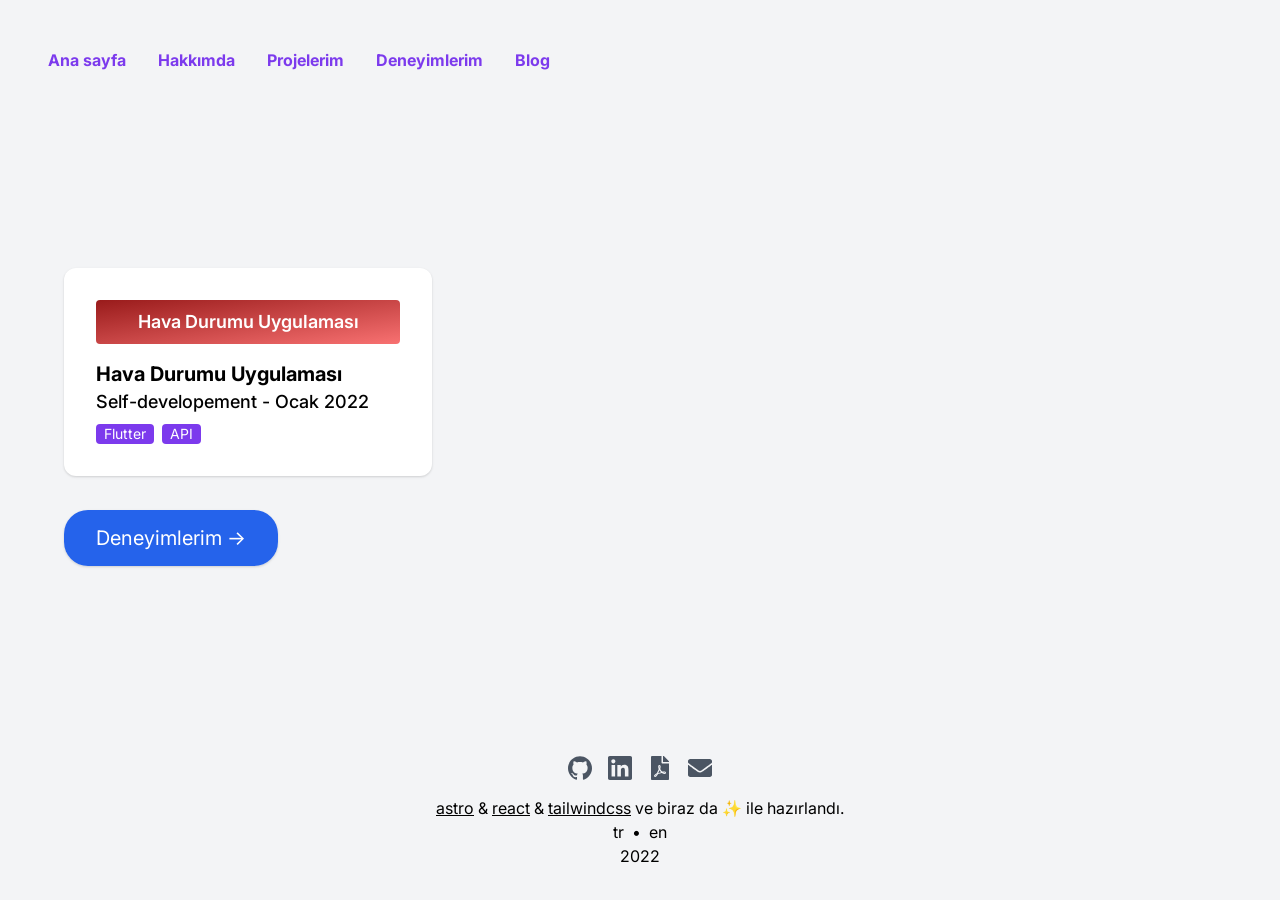
<file: tr/projects/index.html>
<!DOCTYPE html><html lang="tr"><head><title>Projelerim | Mertcan Erbaşı</title><meta charset="UTF-8"><meta name="viewport" content="width=device-width"><link rel="icon" type="image/x-icon" href="/favicon.ico"><meta name="description" content="Mertcan Erbaşı | Portfolio Projelerim"><meta property="og:type" content="website"><meta property="og:url" content="https://ayberktandogan.github.io/tr/projects/"><meta property="og:title" content="Projelerim | Mertcan Erbaşı"><meta property="og:description" content="Mertcan Erbaşı | Portfolio Projelerim"><meta property="og:image" content="https://ayberktandogan.github.io/assets/meta_image_tr.png"><meta property="twitter:card" content="summary_large_image"><meta property="twitter:url" content="https://ayberktandogan.github.io/tr/projects/"><meta property="twitter:title" content="Projelerim | Mertcan Erbaşı"><meta property="twitter:description" content="Mertcan Erbaşı | Portfolio Projelerim"><meta property="twitter:image" content="https://ayberktandogan.github.io/assets/meta_image_tr.png"><meta property="twitter:site" content="@ayberk.tandogan"><meta property="twitter:creator" content="@ayberktandogan"><link rel="preconnect" href="https://fonts.googleapis.com"><link rel="preconnect" href="https://fonts.gstatic.com"><link href="https://fonts.googleapis.com/css2?family=Inter:wght@100;400;500;600;700&amp;display=swap" rel="stylesheet"><script src="//instant.page/5.1.0" type="module" integrity="sha384-by67kQnR+pyfy8yWP4kPO12fHKRLHZPfEsiSXR8u2IKcTdxD805MGUXBzVPnkLHw"></script><link rel="stylesheet" href="/_astro/common-Z1VqjYb.css" type="text/css"><style type="text/css">astro-root, astro-fragment { display: contents; }</style></head><body><astro-root uid="1itYC5"><header><div class="absolute w-full"><div class="flex justify-end sm:justify-start items-center p-4 m-4 md:m-8"><div class="hidden sm:block"><nav class="flex gap-8"><a class="font-bold hover:text-purple-400 text-purple-600" href="/tr/">Ana sayfa</a><a class="font-bold hover:text-purple-400 text-purple-600" href="/tr/about-me">Hakkımda</a><a class="font-bold hover:text-purple-400 text-purple-600" href="/tr/projects">Projelerim</a><a class="font-bold hover:text-purple-400 text-purple-600" href="/tr/experience">Deneyimlerim</a><a class="font-bold hover:text-purple-400 text-purple-600" href="/tr/blog">Blog</a></nav></div><div class="sm:hidden"><button><svg stroke="currentColor" fill="currentColor" stroke-width="0" viewBox="0 0 20 20" class="text-purple-600" height="24" width="24" xmlns="http://www.w3.org/2000/svg"><path fill-rule="evenodd" d="M3 5a1 1 0 011-1h12a1 1 0 110 2H4a1 1 0 01-1-1zM3 10a1 1 0 011-1h12a1 1 0 110 2H4a1 1 0 01-1-1zM3 15a1 1 0 011-1h12a1 1 0 110 2H4a1 1 0 01-1-1z" clip-rule="evenodd"></path></svg></button></div></div></div></header></astro-root>
<script type="module">
import setup from '/_astro_frontend/hydrate/load.js';
setup("1itYC5", {}, async () => {
  
  const [{ default: Component }, { default: hydrate }] = await Promise.all([import("/_astro/src/components/Header/index.js"), import("/_snowpack/pkg/@astrojs.renderer-react.client.v0.2.0.js")]);
  return (el, children) => hydrate(el)(Component, {
  "activePath": "/tr/projects/"
}, children);

});
</script><main><section><div class="flex flex-col w-full items-center justify-center min-h-screen px-8 pt-24 md:pt-36 pb-56"><div class="flex flex-col mx-12 max-w-none lg:max-w-6xl w-full"><div class="flex flex-wrap w-full"><a href="/tr/project/bitirme-projesi" class="w-full md:w-1/3 group mb-4 md:mb-0"><div class="bg-white group-hover:bg-gray-100 shadow group-hover:shadow-xl p-8 rounded-xl h-full md:mr-4 "><div class="bg-gradient-to-br from-red-800 to-red-400 rounded p-2 flex justify-center"><h3 class="text-white text-lg text-center font-semibold">Hava Durumu Uygulaması</h3></div><h2 class="font-bold mt-4 text-xl">Hava Durumu Uygulaması</h2><span class="font-medium text-lg">Self-developement -  Ocak 2022</span><div class="flex flex-wrap gap-2 mt-2"><span class="text-sm bg-purple-600 text-white rounded px-2">Flutter</span><span class="text-sm bg-purple-600 text-white rounded px-2">API</span></div></div></a></div><div class="mt-12"><a class="text-medium md:text-xl shadow hover:shadow-xl bg-blue-600 hover:bg-blue-800 py-2 px-5 md:py-4 md:px-8 text-white rounded-xl md:rounded-3xl" href="/tr/experience" target="_self">Deneyimlerim →</a></div></div></div></section></main><footer class="absolute bottom-8 left-0 right-0 text-center mx-12"><div><div class="flex w-full justify-center gap-4 mb-4"><a href="https://github.com/mercoski" rel="noreferrer" target="_blank" class="text-gray-600 hover:text-gray-800 text-2xl"><svg stroke="currentColor" fill="currentColor" stroke-width="0" role="img" viewBox="0 0 24 24" height="1em" width="1em" xmlns="http://www.w3.org/2000/svg"><title></title><path d="M12 .297c-6.63 0-12 5.373-12 12 0 5.303 3.438 9.8 8.205 11.385.6.113.82-.258.82-.577 0-.285-.01-1.04-.015-2.04-3.338.724-4.042-1.61-4.042-1.61C4.422 18.07 3.633 17.7 3.633 17.7c-1.087-.744.084-.729.084-.729 1.205.084 1.838 1.236 1.838 1.236 1.07 1.835 2.809 1.305 3.495.998.108-.776.417-1.305.76-1.605-2.665-.3-5.466-1.332-5.466-5.93 0-1.31.465-2.38 1.235-3.22-.135-.303-.54-1.523.105-3.176 0 0 1.005-.322 3.3 1.23.96-.267 1.98-.399 3-.405 1.02.006 2.04.138 3 .405 2.28-1.552 3.285-1.23 3.285-1.23.645 1.653.24 2.873.12 3.176.765.84 1.23 1.91 1.23 3.22 0 4.61-2.805 5.625-5.475 5.92.42.36.81 1.096.81 2.22 0 1.606-.015 2.896-.015 3.286 0 .315.21.69.825.57C20.565 22.092 24 17.592 24 12.297c0-6.627-5.373-12-12-12"></path></svg></a><a href="https://www.linkedin.com/in/mertcan-erbaşi-46a554108/" rel="noreferrer" target="_blank" class="text-gray-600 hover:text-gray-800 text-2xl"><svg stroke="currentColor" fill="currentColor" stroke-width="0" role="img" viewBox="0 0 24 24" height="1em" width="1em" xmlns="http://www.w3.org/2000/svg"><title></title><path d="M20.447 20.452h-3.554v-5.569c0-1.328-.027-3.037-1.852-3.037-1.853 0-2.136 1.445-2.136 2.939v5.667H9.351V9h3.414v1.561h.046c.477-.9 1.637-1.85 3.37-1.85 3.601 0 4.267 2.37 4.267 5.455v6.286zM5.337 7.433c-1.144 0-2.063-.926-2.063-2.065 0-1.138.92-2.063 2.063-2.063 1.14 0 2.064.925 2.064 2.063 0 1.139-.925 2.065-2.064 2.065zm1.782 13.019H3.555V9h3.564v11.452zM22.225 0H1.771C.792 0 0 .774 0 1.729v20.542C0 23.227.792 24 1.771 24h20.451C23.2 24 24 23.227 24 22.271V1.729C24 .774 23.2 0 22.222 0h.003z"></path></svg></a><a href="/assets/cv.pdf" rel="noreferrer" target="_blank" class="text-gray-600 hover:text-gray-800 text-2xl"><svg stroke="currentColor" fill="currentColor" stroke-width="0" viewBox="0 0 384 512" height="1em" width="1em" xmlns="http://www.w3.org/2000/svg"><path d="M181.9 256.1c-5-16-4.9-46.9-2-46.9 8.4 0 7.6 36.9 2 46.9zm-1.7 47.2c-7.7 20.2-17.3 43.3-28.4 62.7 18.3-7 39-17.2 62.9-21.9-12.7-9.6-24.9-23.4-34.5-40.8zM86.1 428.1c0 .8 13.2-5.4 34.9-40.2-6.7 6.3-29.1 24.5-34.9 40.2zM248 160h136v328c0 13.3-10.7 24-24 24H24c-13.3 0-24-10.7-24-24V24C0 10.7 10.7 0 24 0h200v136c0 13.2 10.8 24 24 24zm-8 171.8c-20-12.2-33.3-29-42.7-53.8 4.5-18.5 11.6-46.6 6.2-64.2-4.7-29.4-42.4-26.5-47.8-6.8-5 18.3-.4 44.1 8.1 77-11.6 27.6-28.7 64.6-40.8 85.8-.1 0-.1.1-.2.1-27.1 13.9-73.6 44.5-54.5 68 5.6 6.9 16 10 21.5 10 17.9 0 35.7-18 61.1-61.8 25.8-8.5 54.1-19.1 79-23.2 21.7 11.8 47.1 19.5 64 19.5 29.2 0 31.2-32 19.7-43.4-13.9-13.6-54.3-9.7-73.6-7.2zM377 105L279 7c-4.5-4.5-10.6-7-17-7h-6v128h128v-6.1c0-6.3-2.5-12.4-7-16.9zm-74.1 255.3c4.1-2.7-2.5-11.9-42.8-9 37.1 15.8 42.8 9 42.8 9z"></path></svg></a><a href="mailto:mertcanerbasiemk@gmail.com" rel="noreferrer" target="_blank" class="text-gray-600 hover:text-gray-800 text-2xl"><svg stroke="currentColor" fill="currentColor" stroke-width="0" viewBox="0 0 512 512" height="1em" width="1em" xmlns="http://www.w3.org/2000/svg"><path d="M502.3 190.8c3.9-3.1 9.7-.2 9.7 4.7V400c0 26.5-21.5 48-48 48H48c-26.5 0-48-21.5-48-48V195.6c0-5 5.7-7.8 9.7-4.7 22.4 17.4 52.1 39.5 154.1 113.6 21.1 15.4 56.7 47.8 92.2 47.6 35.7.3 72-32.8 92.3-47.6 102-74.1 131.6-96.3 154-113.7zM256 320c23.2.4 56.6-29.2 73.4-41.4 132.7-96.3 142.8-104.7 173.4-128.7 5.8-4.5 9.2-11.5 9.2-18.9v-19c0-26.5-21.5-48-48-48H48C21.5 64 0 85.5 0 112v19c0 7.4 3.4 14.3 9.2 18.9 30.6 23.9 40.7 32.4 173.4 128.7 16.8 12.2 50.2 41.8 73.4 41.4z"></path></svg></a></div></div><div><p><a href="https://astro.build/" rel="noreferrer" class="underline">astro</a> &amp; <a href="https://tr.reactjs.org/" rel="noreferrer" class="underline">react</a> &amp; <a href="https://tailwindcss.com/" rel="noreferrer" class="underline">tailwindcss</a> ve biraz da ✨ ile hazırlandı.<br></p><div><astro-root uid="Z1nBWQv"><span class="separated-bullet"><button>tr</button></span><span class="separated-bullet"><button>en</button></span></astro-root>
<script type="module">
import setup from '/_astro_frontend/hydrate/load.js';
setup("Z1nBWQv", {}, async () => {
  
  const [{ default: Component }, { default: hydrate }] = await Promise.all([import("/_astro/src/components/Bits/FooterLanguageChange.js"), import("/_snowpack/pkg/@astrojs.renderer-react.client.v0.2.0.js")]);
  return (el, children) => hydrate(el)(Component, {}, children);

});
</script></div><span>2022</span></div></footer></body></html>
</file>
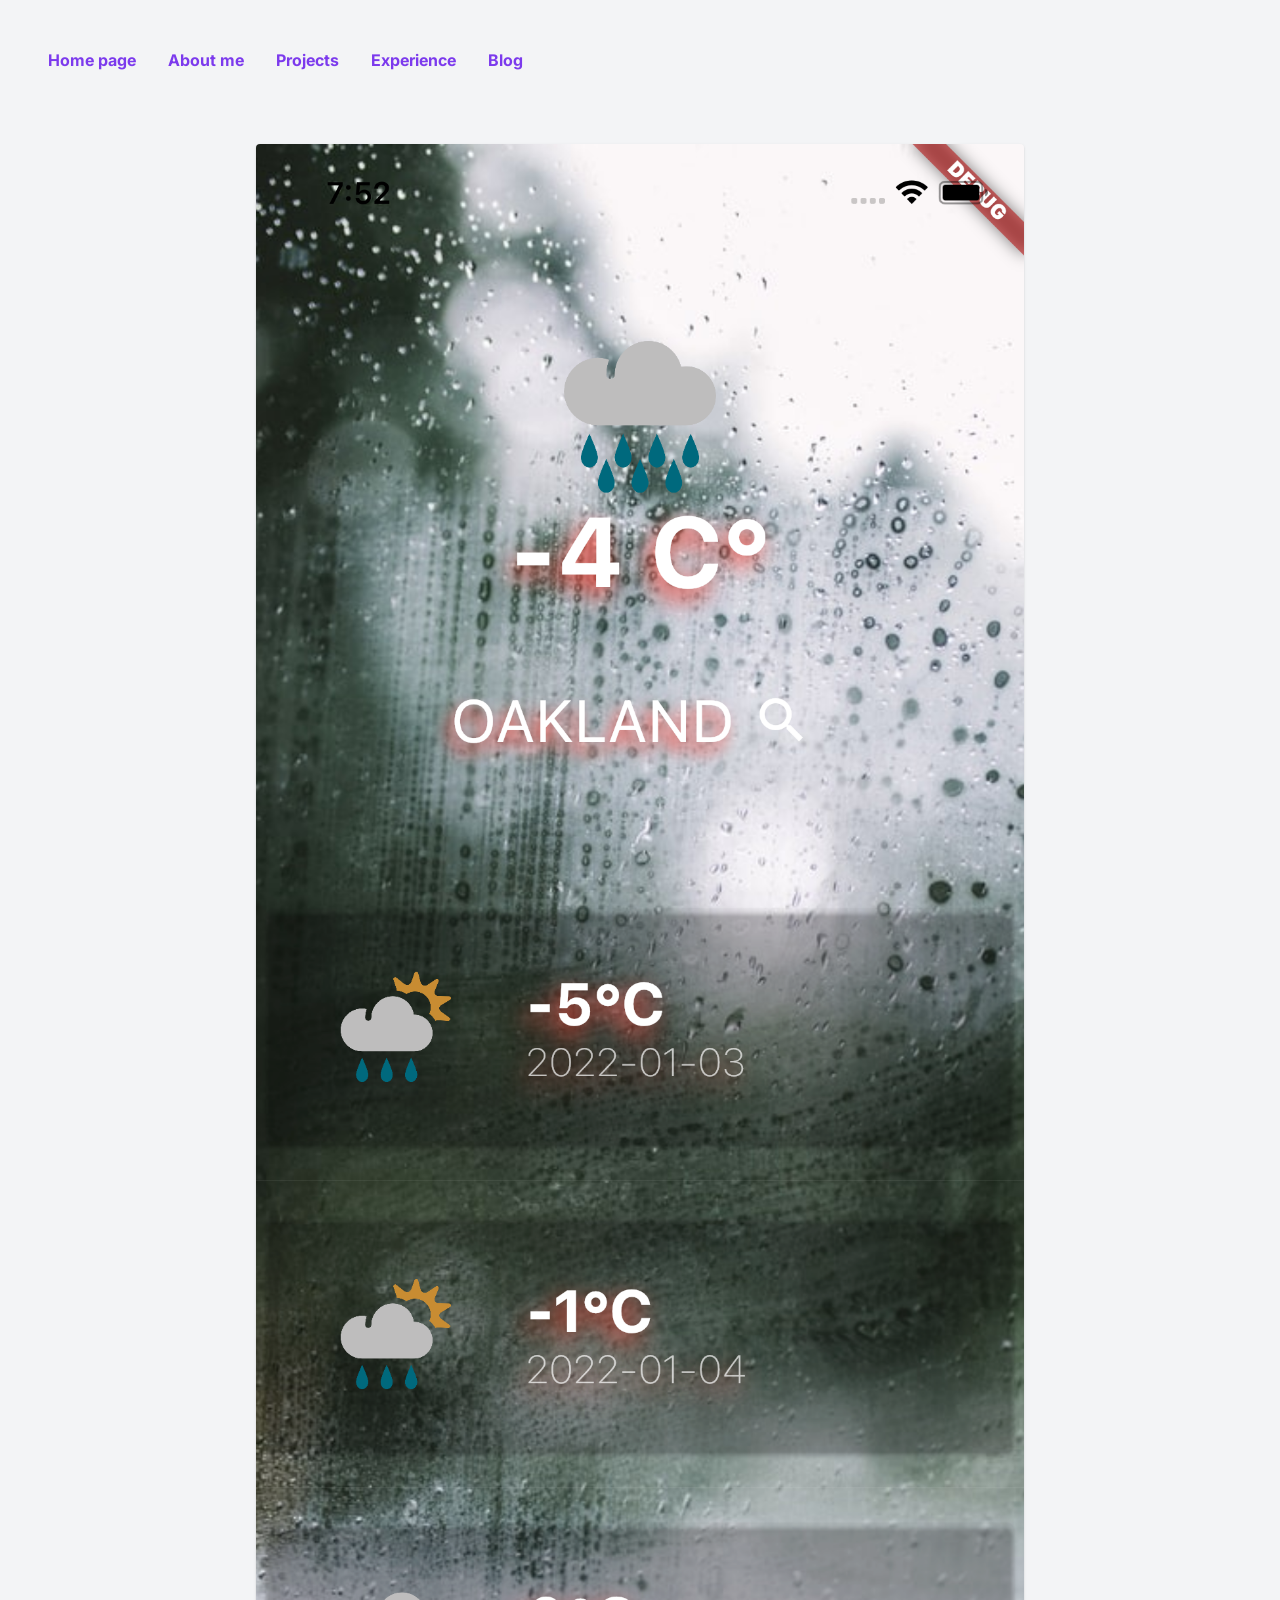
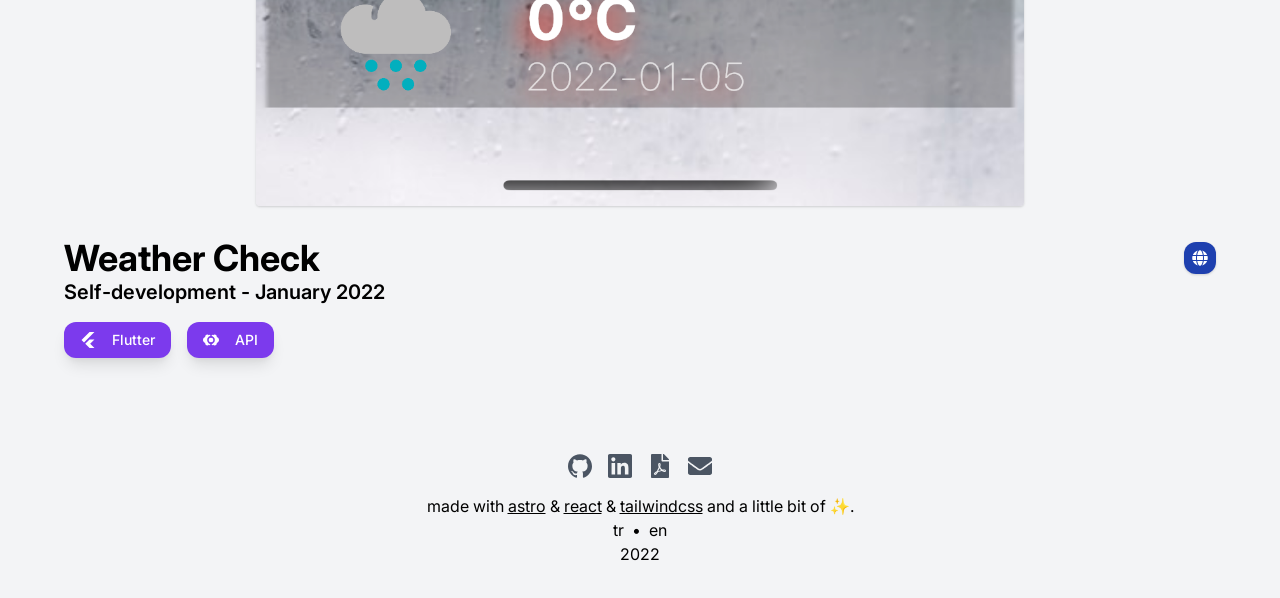
<file: en/project/bitirme-projesi/index.html>
<!DOCTYPE html><html lang="en"><head><title>Weather Check | Mertcan Erbaşı</title><meta charset="UTF-8"><meta name="viewport" content="width=device-width"><link rel="icon" type="image/x-icon" href="/favicon.ico"><meta name="description" content="Weather Check | Mertcan Erbaşı"><meta property="og:type" content="website"><meta property="og:url" content="https://ayberktandogan.github.io/en/project/bitirme-projesi/"><meta property="og:title" content="Weather Check | Mertcan Erbaşı"><meta property="og:description" content="Weather Check | Mertcan Erbaşı"><meta property="og:image" content="https://ayberktandogan.github.io/assets/meta_image_en.png"><meta property="twitter:card" content="summary_large_image"><meta property="twitter:url" content="https://ayberktandogan.github.io/en/project/bitirme-projesi/"><meta property="twitter:title" content="Weather Check | Mertcan Erbaşı"><meta property="twitter:description" content="Weather Check | Mertcan Erbaşı"><meta property="twitter:image" content="https://ayberktandogan.github.io/assets/meta_image_en.png"><meta property="twitter:site" content="@ayberk.tandogan"><meta property="twitter:creator" content="@ayberktandogan"><link rel="preconnect" href="https://fonts.googleapis.com"><link rel="preconnect" href="https://fonts.gstatic.com"><link href="https://fonts.googleapis.com/css2?family=Inter:wght@100;400;500;600;700&amp;display=swap" rel="stylesheet"><script src="//instant.page/5.1.0" type="module" integrity="sha384-by67kQnR+pyfy8yWP4kPO12fHKRLHZPfEsiSXR8u2IKcTdxD805MGUXBzVPnkLHw"></script><link rel="stylesheet" href="/_astro/common-Z1VqjYb.css" type="text/css"><style type="text/css">astro-root, astro-fragment { display: contents; }</style></head><body><astro-root uid="Z2qqHKJ"><header><div class="absolute w-full"><div class="flex justify-end sm:justify-start items-center p-4 m-4 md:m-8"><div class="hidden sm:block"><nav class="flex gap-8"><a class="font-bold hover:text-purple-400 text-purple-600" href="/en/">Home page</a><a class="font-bold hover:text-purple-400 text-purple-600" href="/en/about-me">About me</a><a class="font-bold hover:text-purple-400 text-purple-600" href="/en/projects">Projects</a><a class="font-bold hover:text-purple-400 text-purple-600" href="/en/experience">Experience</a><a class="font-bold hover:text-purple-400 text-purple-600" href="/en/blog">Blog</a></nav></div><div class="sm:hidden"><button><svg stroke="currentColor" fill="currentColor" stroke-width="0" viewBox="0 0 20 20" class="text-purple-600" height="24" width="24" xmlns="http://www.w3.org/2000/svg"><path fill-rule="evenodd" d="M3 5a1 1 0 011-1h12a1 1 0 110 2H4a1 1 0 01-1-1zM3 10a1 1 0 011-1h12a1 1 0 110 2H4a1 1 0 01-1-1zM3 15a1 1 0 011-1h12a1 1 0 110 2H4a1 1 0 01-1-1z" clip-rule="evenodd"></path></svg></button></div></div></div></header></astro-root>
<script type="module">
import setup from '/_astro_frontend/hydrate/load.js';
setup("Z2qqHKJ", {}, async () => {
  
  const [{ default: Component }, { default: hydrate }] = await Promise.all([import("/_astro/src/components/Header/index.js"), import("/_snowpack/pkg/@astrojs.renderer-react.client.v0.2.0.js")]);
  return (el, children) => hydrate(el)(Component, {
  "activePath": "/en/project/bitirme-projesi/"
}, children);

});
</script><main><section><div class="flex flex-col w-full items-center justify-center min-h-screen px-8 pt-24 md:pt-36 pb-56"><div class="flex flex-col mx-12 max-w-none lg:max-w-6xl w-full"><div class="flex justify-center"><img class="w-full md:w-2/3 rounded shadow hover:shadow-xl" src="/assets/projects/weathercheck.png"></div><div class="flex items-center justify-between mt-8"><h2 class="font-bold text-4xl">Weather Check</h2><div class="flex flex-wrap gap-2"><a href="https://github.com/mercoski/FlutterProjects/tree/main/weather_status_app" rel="noreferrer" target="_blank"><div class="bg-blue-800 text-white p-2 rounded-xl shadow"><svg stroke="currentColor" fill="currentColor" stroke-width="0" viewBox="0 0 496 512" height="1em" width="1em" xmlns="http://www.w3.org/2000/svg"><path d="M336.5 160C322 70.7 287.8 8 248 8s-74 62.7-88.5 152h177zM152 256c0 22.2 1.2 43.5 3.3 64h185.3c2.1-20.5 3.3-41.8 3.3-64s-1.2-43.5-3.3-64H155.3c-2.1 20.5-3.3 41.8-3.3 64zm324.7-96c-28.6-67.9-86.5-120.4-158-141.6 24.4 33.8 41.2 84.7 50 141.6h108zM177.2 18.4C105.8 39.6 47.8 92.1 19.3 160h108c8.7-56.9 25.5-107.8 49.9-141.6zM487.4 192H372.7c2.1 21 3.3 42.5 3.3 64s-1.2 43-3.3 64h114.6c5.5-20.5 8.6-41.8 8.6-64s-3.1-43.5-8.5-64zM120 256c0-21.5 1.2-43 3.3-64H8.6C3.2 212.5 0 233.8 0 256s3.2 43.5 8.6 64h114.6c-2-21-3.2-42.5-3.2-64zm39.5 96c14.5 89.3 48.7 152 88.5 152s74-62.7 88.5-152h-177zm159.3 141.6c71.4-21.2 129.4-73.7 158-141.6h-108c-8.8 56.9-25.6 107.8-50 141.6zM19.3 352c28.6 67.9 86.5 120.4 158 141.6-24.4-33.8-41.2-84.7-50-141.6h-108z"></path></svg></div></a></div></div><div><p class="font-semibold text-xl">Self-development - January 2022</p><div class="flex flex-wrap gap-4 my-4"><span class="flex items-center gap-2 md:gap-4 shadow-lg bg-purple-600 text-white text-sm md:text-medium font-medium rounded-xl px-4 py-2"><svg stroke="currentColor" fill="currentColor" stroke-width="0" role="img" viewBox="0 0 24 24" height="16" width="16" xmlns="http://www.w3.org/2000/svg"><title></title><path d="M14.314 0L2.3 12 6 15.7 21.684.012h-7.357L14.314 0zm.014 11.072l-6.471 6.457 6.47 6.47H21.7l-6.46-6.468 6.46-6.46h-7.371z"></path></svg> Flutter</span><span class="flex items-center gap-2 md:gap-4 shadow-lg bg-purple-600 text-white text-sm md:text-medium font-medium rounded-xl px-4 py-2"><svg stroke="currentColor" fill="currentColor" stroke-width="0" role="img" viewBox="0 0 24 24" height="16" width="16" xmlns="http://www.w3.org/2000/svg"><title></title><path d="M20.686 7.602c.321-1.964-1.203-3.778-3.21-3.778-.91 0-1.733.376-2.325.977a1.132 1.132 0 0 0-1.061-.744c-.63 0-1.141.51-1.141 1.14s.429.909 1.34 1.335a5.884 5.884 0 0 1 .813.46c.275.184.534.388.776.612A6.02 6.02 0 0 1 17.796 12a6.02 6.02 0 0 1-2.694 5.008 6.16 6.16 0 0 1-.813.46c-.911.427-1.34.704-1.34 1.335 0 .63.51 1.141 1.14 1.141.492 0 .9-.312 1.062-.744.592.6 1.414.976 2.325.976 2.025 0 3.527-1.81 3.21-3.778C22.61 15.842 24 14.026 24 12.001c0-2.038-1.382-3.837-3.314-4.399zM9.711 17.468a6.193 6.193 0 0 1-1.589-1.073A6.02 6.02 0 0 1 6.204 12a6.02 6.02 0 0 1 1.918-4.395 6.22 6.22 0 0 1 1.589-1.072c.91-.427 1.34-.704 1.34-1.335s-.51-1.141-1.14-1.141c-.492 0-.9.312-1.062.744a3.257 3.257 0 0 0-2.325-.976c-2.003 0-3.536 1.807-3.21 3.778C1.381 8.164 0 9.962 0 12c0 2.028 1.38 3.836 3.314 4.397-.323 1.954 1.198 3.778 3.21 3.778.91 0 1.733-.375 2.325-.976.162.432.57.744 1.061.744.63 0 1.141-.51 1.141-1.14 0-.631-.429-.909-1.34-1.335zM12 8.443a3.557 3.557 0 1 1 0 7.114 3.557 3.557 0 0 1 0-7.114z"></path></svg> API</span></div><article class="text-xl"></article></div></div></div></section></main><footer class="absolute bottom-8 left-0 right-0 text-center mx-12"><div><div class="flex w-full justify-center gap-4 mb-4"><a href="https://github.com/mercoski" rel="noreferrer" target="_blank" class="text-gray-600 hover:text-gray-800 text-2xl"><svg stroke="currentColor" fill="currentColor" stroke-width="0" role="img" viewBox="0 0 24 24" height="1em" width="1em" xmlns="http://www.w3.org/2000/svg"><title></title><path d="M12 .297c-6.63 0-12 5.373-12 12 0 5.303 3.438 9.8 8.205 11.385.6.113.82-.258.82-.577 0-.285-.01-1.04-.015-2.04-3.338.724-4.042-1.61-4.042-1.61C4.422 18.07 3.633 17.7 3.633 17.7c-1.087-.744.084-.729.084-.729 1.205.084 1.838 1.236 1.838 1.236 1.07 1.835 2.809 1.305 3.495.998.108-.776.417-1.305.76-1.605-2.665-.3-5.466-1.332-5.466-5.93 0-1.31.465-2.38 1.235-3.22-.135-.303-.54-1.523.105-3.176 0 0 1.005-.322 3.3 1.23.96-.267 1.98-.399 3-.405 1.02.006 2.04.138 3 .405 2.28-1.552 3.285-1.23 3.285-1.23.645 1.653.24 2.873.12 3.176.765.84 1.23 1.91 1.23 3.22 0 4.61-2.805 5.625-5.475 5.92.42.36.81 1.096.81 2.22 0 1.606-.015 2.896-.015 3.286 0 .315.21.69.825.57C20.565 22.092 24 17.592 24 12.297c0-6.627-5.373-12-12-12"></path></svg></a><a href="https://www.linkedin.com/in/mertcan-erbaşi-46a554108/" rel="noreferrer" target="_blank" class="text-gray-600 hover:text-gray-800 text-2xl"><svg stroke="currentColor" fill="currentColor" stroke-width="0" role="img" viewBox="0 0 24 24" height="1em" width="1em" xmlns="http://www.w3.org/2000/svg"><title></title><path d="M20.447 20.452h-3.554v-5.569c0-1.328-.027-3.037-1.852-3.037-1.853 0-2.136 1.445-2.136 2.939v5.667H9.351V9h3.414v1.561h.046c.477-.9 1.637-1.85 3.37-1.85 3.601 0 4.267 2.37 4.267 5.455v6.286zM5.337 7.433c-1.144 0-2.063-.926-2.063-2.065 0-1.138.92-2.063 2.063-2.063 1.14 0 2.064.925 2.064 2.063 0 1.139-.925 2.065-2.064 2.065zm1.782 13.019H3.555V9h3.564v11.452zM22.225 0H1.771C.792 0 0 .774 0 1.729v20.542C0 23.227.792 24 1.771 24h20.451C23.2 24 24 23.227 24 22.271V1.729C24 .774 23.2 0 22.222 0h.003z"></path></svg></a><a href="/assets/cv.pdf" rel="noreferrer" target="_blank" class="text-gray-600 hover:text-gray-800 text-2xl"><svg stroke="currentColor" fill="currentColor" stroke-width="0" viewBox="0 0 384 512" height="1em" width="1em" xmlns="http://www.w3.org/2000/svg"><path d="M181.9 256.1c-5-16-4.9-46.9-2-46.9 8.4 0 7.6 36.9 2 46.9zm-1.7 47.2c-7.7 20.2-17.3 43.3-28.4 62.7 18.3-7 39-17.2 62.9-21.9-12.7-9.6-24.9-23.4-34.5-40.8zM86.1 428.1c0 .8 13.2-5.4 34.9-40.2-6.7 6.3-29.1 24.5-34.9 40.2zM248 160h136v328c0 13.3-10.7 24-24 24H24c-13.3 0-24-10.7-24-24V24C0 10.7 10.7 0 24 0h200v136c0 13.2 10.8 24 24 24zm-8 171.8c-20-12.2-33.3-29-42.7-53.8 4.5-18.5 11.6-46.6 6.2-64.2-4.7-29.4-42.4-26.5-47.8-6.8-5 18.3-.4 44.1 8.1 77-11.6 27.6-28.7 64.6-40.8 85.8-.1 0-.1.1-.2.1-27.1 13.9-73.6 44.5-54.5 68 5.6 6.9 16 10 21.5 10 17.9 0 35.7-18 61.1-61.8 25.8-8.5 54.1-19.1 79-23.2 21.7 11.8 47.1 19.5 64 19.5 29.2 0 31.2-32 19.7-43.4-13.9-13.6-54.3-9.7-73.6-7.2zM377 105L279 7c-4.5-4.5-10.6-7-17-7h-6v128h128v-6.1c0-6.3-2.5-12.4-7-16.9zm-74.1 255.3c4.1-2.7-2.5-11.9-42.8-9 37.1 15.8 42.8 9 42.8 9z"></path></svg></a><a href="mailto:mertcanerbasiemk@gmail.com" rel="noreferrer" target="_blank" class="text-gray-600 hover:text-gray-800 text-2xl"><svg stroke="currentColor" fill="currentColor" stroke-width="0" viewBox="0 0 512 512" height="1em" width="1em" xmlns="http://www.w3.org/2000/svg"><path d="M502.3 190.8c3.9-3.1 9.7-.2 9.7 4.7V400c0 26.5-21.5 48-48 48H48c-26.5 0-48-21.5-48-48V195.6c0-5 5.7-7.8 9.7-4.7 22.4 17.4 52.1 39.5 154.1 113.6 21.1 15.4 56.7 47.8 92.2 47.6 35.7.3 72-32.8 92.3-47.6 102-74.1 131.6-96.3 154-113.7zM256 320c23.2.4 56.6-29.2 73.4-41.4 132.7-96.3 142.8-104.7 173.4-128.7 5.8-4.5 9.2-11.5 9.2-18.9v-19c0-26.5-21.5-48-48-48H48C21.5 64 0 85.5 0 112v19c0 7.4 3.4 14.3 9.2 18.9 30.6 23.9 40.7 32.4 173.4 128.7 16.8 12.2 50.2 41.8 73.4 41.4z"></path></svg></a></div></div><div><p>made with <a href="https://astro.build/" rel="noreferrer" class="underline">astro</a> &amp; <a href="https://en.reactjs.org/" rel="noreferrer" class="underline">react</a> &amp; <a href="https://tailwindcss.com/" rel="noreferrer" class="underline">tailwindcss</a> and a little bit of ✨.<br></p><div><astro-root uid="Z1nBWQv"><span class="separated-bullet"><button>tr</button></span><span class="separated-bullet"><button>en</button></span></astro-root>
<script type="module">
import setup from '/_astro_frontend/hydrate/load.js';
setup("Z1nBWQv", {}, async () => {
  
  const [{ default: Component }, { default: hydrate }] = await Promise.all([import("/_astro/src/components/Bits/FooterLanguageChange.js"), import("/_snowpack/pkg/@astrojs.renderer-react.client.v0.2.0.js")]);
  return (el, children) => hydrate(el)(Component, {}, children);

});
</script></div><span>2022</span></div></footer></body></html>
</file>
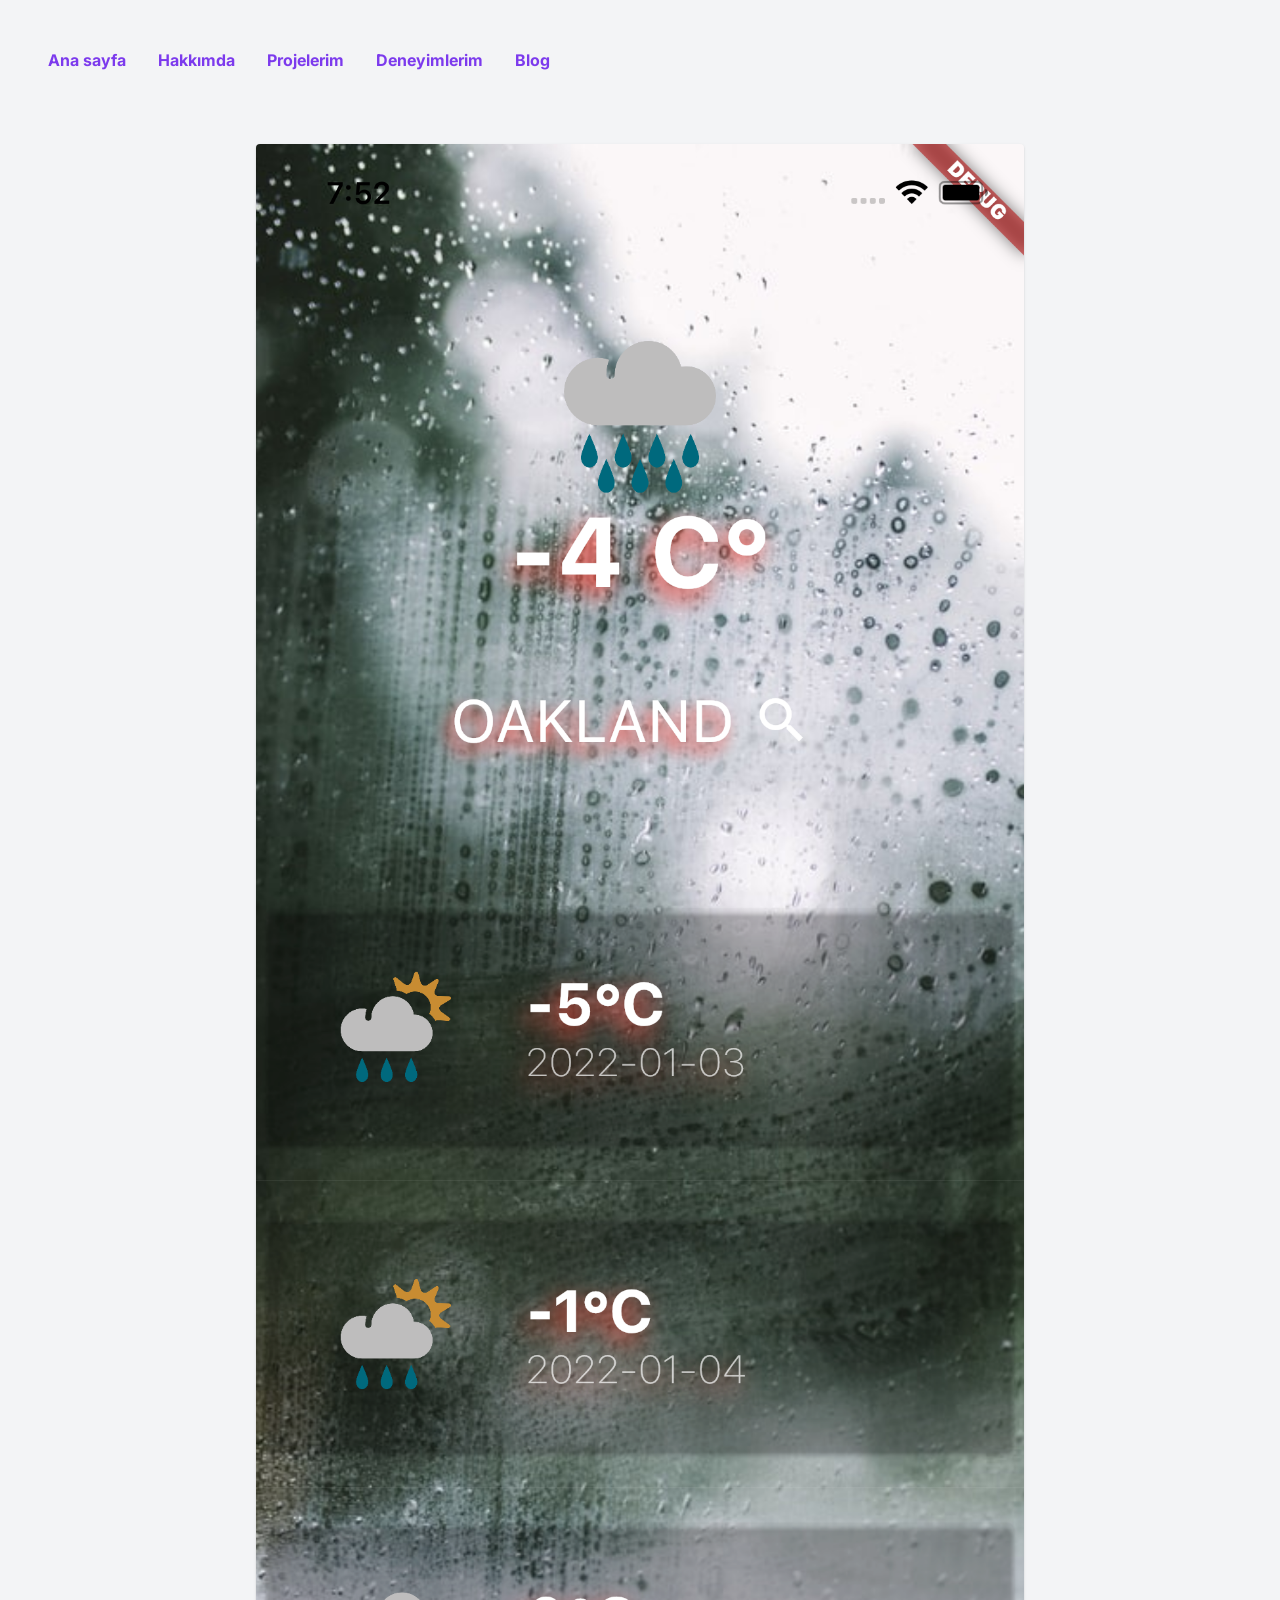
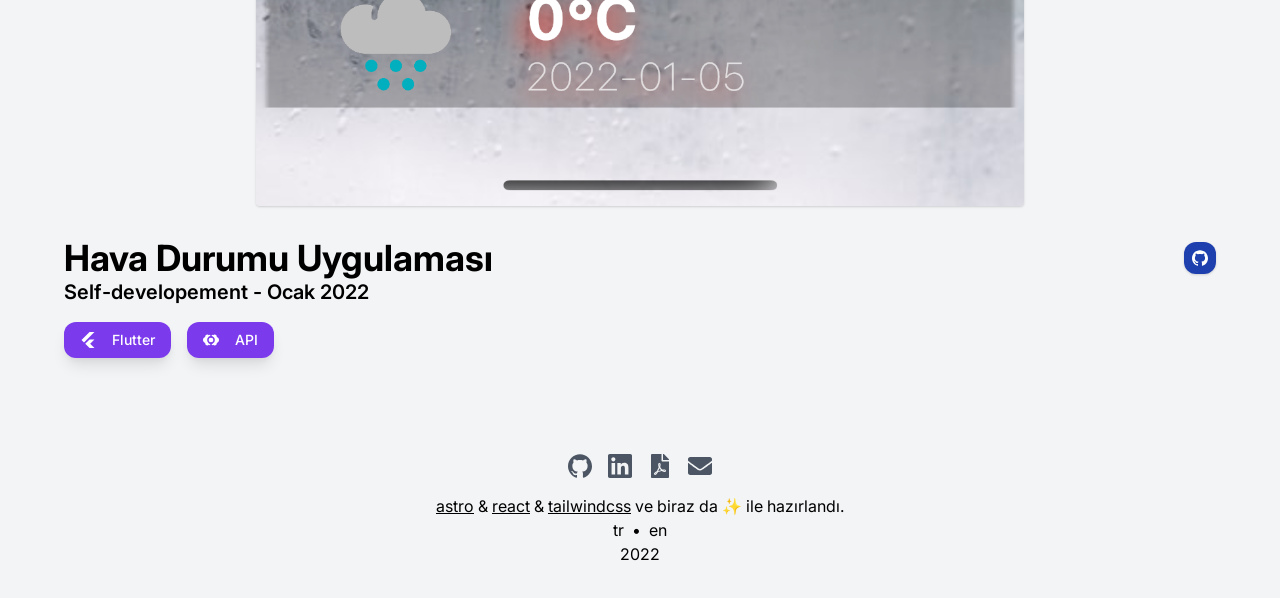
<file: tr/project/bitirme-projesi/index.html>
<!DOCTYPE html><html lang="tr"><head><title>Metaweather API ile Hava Durumu Uygulaması | Mertcan Erbaşı</title><meta charset="UTF-8"><meta name="viewport" content="width=device-width"><link rel="icon" type="image/x-icon" href="/favicon.ico"><meta name="description" content="Metaweather API ile Hava Durumu Uygulaması | Mertcan Erbaşı"><meta property="og:type" content="website"><meta property="og:url" content="https://ayberktandogan.github.io/tr/project/bitirme-projesi/"><meta property="og:title" content="Metaweather API ile Hava Durumu Uygulaması | Mertcan Erbaşı"><meta property="og:description" content="Metaweather API ile Hava Durumu Uygulaması | Mertcan Erbaşı"><meta property="og:image" content="https://ayberktandogan.github.io/assets/meta_image_tr.png"><meta property="twitter:card" content="summary_large_image"><meta property="twitter:url" content="https://ayberktandogan.github.io/tr/project/bitirme-projesi/"><meta property="twitter:title" content="Metaweather API ile Hava Durumu Uygulaması | Mertcan Erbaşı"><meta property="twitter:description" content="Metaweather API ile Hava Durumu Uygulaması | Mertcan Erbaşı"><meta property="twitter:image" content="https://ayberktandogan.github.io/assets/meta_image_tr.png"><meta property="twitter:site" content="@ayberk.tandogan"><meta property="twitter:creator" content="@ayberktandogan"><link rel="preconnect" href="https://fonts.googleapis.com"><link rel="preconnect" href="https://fonts.gstatic.com"><link href="https://fonts.googleapis.com/css2?family=Inter:wght@100;400;500;600;700&amp;display=swap" rel="stylesheet"><script src="//instant.page/5.1.0" type="module" integrity="sha384-by67kQnR+pyfy8yWP4kPO12fHKRLHZPfEsiSXR8u2IKcTdxD805MGUXBzVPnkLHw"></script><link rel="stylesheet" href="/_astro/common-Z1VqjYb.css" type="text/css"><style type="text/css">astro-root, astro-fragment { display: contents; }</style></head><body><astro-root uid="1itYC5"><header><div class="absolute w-full"><div class="flex justify-end sm:justify-start items-center p-4 m-4 md:m-8"><div class="hidden sm:block"><nav class="flex gap-8"><a class="font-bold hover:text-purple-400 text-purple-600" href="/tr/">Ana sayfa</a><a class="font-bold hover:text-purple-400 text-purple-600" href="/tr/about-me">Hakkımda</a><a class="font-bold hover:text-purple-400 text-purple-600" href="/tr/projects">Projelerim</a><a class="font-bold hover:text-purple-400 text-purple-600" href="/tr/experience">Deneyimlerim</a><a class="font-bold hover:text-purple-400 text-purple-600" href="/tr/blog">Blog</a></nav></div><div class="sm:hidden"><button><svg stroke="currentColor" fill="currentColor" stroke-width="0" viewBox="0 0 20 20" class="text-purple-600" height="24" width="24" xmlns="http://www.w3.org/2000/svg"><path fill-rule="evenodd" d="M3 5a1 1 0 011-1h12a1 1 0 110 2H4a1 1 0 01-1-1zM3 10a1 1 0 011-1h12a1 1 0 110 2H4a1 1 0 01-1-1zM3 15a1 1 0 011-1h12a1 1 0 110 2H4a1 1 0 01-1-1z" clip-rule="evenodd"></path></svg></button></div></div></div></header></astro-root>
<script type="module">
import setup from '/_astro_frontend/hydrate/load.js';
setup("1itYC5", {}, async () => {
  
  const [{ default: Component }, { default: hydrate }] = await Promise.all([import("/_astro/src/components/Header/index.js"), import("/_snowpack/pkg/@astrojs.renderer-react.client.v0.2.0.js")]);
  return (el, children) => hydrate(el)(Component, {
  "activePath": "/tr/project/bitirme-projesi/"
}, children);

});
</script><main><section><div class="flex flex-col w-full items-center justify-center min-h-screen px-8 pt-24 md:pt-36 pb-56"><div class="flex flex-col mx-12 max-w-none lg:max-w-6xl w-full"><div class="flex justify-center"><img class="w-full md:w-2/3 rounded shadow hover:shadow-xl" src="/assets/projects/weathercheck.png"></div><div class="flex items-center justify-between mt-8"><h2 class="font-bold text-4xl">Hava Durumu Uygulaması</h2><div class="flex flex-wrap gap-2"><a href="https://github.com/mercoski/FlutterProjects/tree/main/weather_status_app" rel="noreferrer" target="_blank"><div class="bg-blue-800 text-white p-2 rounded-xl shadow"><svg stroke="currentColor" fill="currentColor" stroke-width="0" role="img" viewBox="0 0 24 24" height="1em" width="1em" xmlns="http://www.w3.org/2000/svg"><title></title><path d="M12 .297c-6.63 0-12 5.373-12 12 0 5.303 3.438 9.8 8.205 11.385.6.113.82-.258.82-.577 0-.285-.01-1.04-.015-2.04-3.338.724-4.042-1.61-4.042-1.61C4.422 18.07 3.633 17.7 3.633 17.7c-1.087-.744.084-.729.084-.729 1.205.084 1.838 1.236 1.838 1.236 1.07 1.835 2.809 1.305 3.495.998.108-.776.417-1.305.76-1.605-2.665-.3-5.466-1.332-5.466-5.93 0-1.31.465-2.38 1.235-3.22-.135-.303-.54-1.523.105-3.176 0 0 1.005-.322 3.3 1.23.96-.267 1.98-.399 3-.405 1.02.006 2.04.138 3 .405 2.28-1.552 3.285-1.23 3.285-1.23.645 1.653.24 2.873.12 3.176.765.84 1.23 1.91 1.23 3.22 0 4.61-2.805 5.625-5.475 5.92.42.36.81 1.096.81 2.22 0 1.606-.015 2.896-.015 3.286 0 .315.21.69.825.57C20.565 22.092 24 17.592 24 12.297c0-6.627-5.373-12-12-12"></path></svg></div></a></div></div><div><p class="font-semibold text-xl">Self-developement - Ocak 2022</p><div class="flex flex-wrap gap-4 my-4"><span class="flex items-center gap-2 md:gap-4 shadow-lg bg-purple-600 text-white text-sm md:text-medium font-medium rounded-xl px-4 py-2"><svg stroke="currentColor" fill="currentColor" stroke-width="0" role="img" viewBox="0 0 24 24" height="16" width="16" xmlns="http://www.w3.org/2000/svg"><title></title><path d="M14.314 0L2.3 12 6 15.7 21.684.012h-7.357L14.314 0zm.014 11.072l-6.471 6.457 6.47 6.47H21.7l-6.46-6.468 6.46-6.46h-7.371z"></path></svg> Flutter</span><span class="flex items-center gap-2 md:gap-4 shadow-lg bg-purple-600 text-white text-sm md:text-medium font-medium rounded-xl px-4 py-2"><svg stroke="currentColor" fill="currentColor" stroke-width="0" role="img" viewBox="0 0 24 24" height="16" width="16" xmlns="http://www.w3.org/2000/svg"><title></title><path d="M20.686 7.602c.321-1.964-1.203-3.778-3.21-3.778-.91 0-1.733.376-2.325.977a1.132 1.132 0 0 0-1.061-.744c-.63 0-1.141.51-1.141 1.14s.429.909 1.34 1.335a5.884 5.884 0 0 1 .813.46c.275.184.534.388.776.612A6.02 6.02 0 0 1 17.796 12a6.02 6.02 0 0 1-2.694 5.008 6.16 6.16 0 0 1-.813.46c-.911.427-1.34.704-1.34 1.335 0 .63.51 1.141 1.14 1.141.492 0 .9-.312 1.062-.744.592.6 1.414.976 2.325.976 2.025 0 3.527-1.81 3.21-3.778C22.61 15.842 24 14.026 24 12.001c0-2.038-1.382-3.837-3.314-4.399zM9.711 17.468a6.193 6.193 0 0 1-1.589-1.073A6.02 6.02 0 0 1 6.204 12a6.02 6.02 0 0 1 1.918-4.395 6.22 6.22 0 0 1 1.589-1.072c.91-.427 1.34-.704 1.34-1.335s-.51-1.141-1.14-1.141c-.492 0-.9.312-1.062.744a3.257 3.257 0 0 0-2.325-.976c-2.003 0-3.536 1.807-3.21 3.778C1.381 8.164 0 9.962 0 12c0 2.028 1.38 3.836 3.314 4.397-.323 1.954 1.198 3.778 3.21 3.778.91 0 1.733-.375 2.325-.976.162.432.57.744 1.061.744.63 0 1.141-.51 1.141-1.14 0-.631-.429-.909-1.34-1.335zM12 8.443a3.557 3.557 0 1 1 0 7.114 3.557 3.557 0 0 1 0-7.114z"></path></svg> API</span></div><article class="text-xl"></article></div></div></div></section></main><footer class="absolute bottom-8 left-0 right-0 text-center mx-12"><div><div class="flex w-full justify-center gap-4 mb-4"><a href="https://github.com/mercoski" rel="noreferrer" target="_blank" class="text-gray-600 hover:text-gray-800 text-2xl"><svg stroke="currentColor" fill="currentColor" stroke-width="0" role="img" viewBox="0 0 24 24" height="1em" width="1em" xmlns="http://www.w3.org/2000/svg"><title></title><path d="M12 .297c-6.63 0-12 5.373-12 12 0 5.303 3.438 9.8 8.205 11.385.6.113.82-.258.82-.577 0-.285-.01-1.04-.015-2.04-3.338.724-4.042-1.61-4.042-1.61C4.422 18.07 3.633 17.7 3.633 17.7c-1.087-.744.084-.729.084-.729 1.205.084 1.838 1.236 1.838 1.236 1.07 1.835 2.809 1.305 3.495.998.108-.776.417-1.305.76-1.605-2.665-.3-5.466-1.332-5.466-5.93 0-1.31.465-2.38 1.235-3.22-.135-.303-.54-1.523.105-3.176 0 0 1.005-.322 3.3 1.23.96-.267 1.98-.399 3-.405 1.02.006 2.04.138 3 .405 2.28-1.552 3.285-1.23 3.285-1.23.645 1.653.24 2.873.12 3.176.765.84 1.23 1.91 1.23 3.22 0 4.61-2.805 5.625-5.475 5.92.42.36.81 1.096.81 2.22 0 1.606-.015 2.896-.015 3.286 0 .315.21.69.825.57C20.565 22.092 24 17.592 24 12.297c0-6.627-5.373-12-12-12"></path></svg></a><a href="https://www.linkedin.com/in/mertcan-erbaşi-46a554108/" rel="noreferrer" target="_blank" class="text-gray-600 hover:text-gray-800 text-2xl"><svg stroke="currentColor" fill="currentColor" stroke-width="0" role="img" viewBox="0 0 24 24" height="1em" width="1em" xmlns="http://www.w3.org/2000/svg"><title></title><path d="M20.447 20.452h-3.554v-5.569c0-1.328-.027-3.037-1.852-3.037-1.853 0-2.136 1.445-2.136 2.939v5.667H9.351V9h3.414v1.561h.046c.477-.9 1.637-1.85 3.37-1.85 3.601 0 4.267 2.37 4.267 5.455v6.286zM5.337 7.433c-1.144 0-2.063-.926-2.063-2.065 0-1.138.92-2.063 2.063-2.063 1.14 0 2.064.925 2.064 2.063 0 1.139-.925 2.065-2.064 2.065zm1.782 13.019H3.555V9h3.564v11.452zM22.225 0H1.771C.792 0 0 .774 0 1.729v20.542C0 23.227.792 24 1.771 24h20.451C23.2 24 24 23.227 24 22.271V1.729C24 .774 23.2 0 22.222 0h.003z"></path></svg></a><a href="/assets/cv.pdf" rel="noreferrer" target="_blank" class="text-gray-600 hover:text-gray-800 text-2xl"><svg stroke="currentColor" fill="currentColor" stroke-width="0" viewBox="0 0 384 512" height="1em" width="1em" xmlns="http://www.w3.org/2000/svg"><path d="M181.9 256.1c-5-16-4.9-46.9-2-46.9 8.4 0 7.6 36.9 2 46.9zm-1.7 47.2c-7.7 20.2-17.3 43.3-28.4 62.7 18.3-7 39-17.2 62.9-21.9-12.7-9.6-24.9-23.4-34.5-40.8zM86.1 428.1c0 .8 13.2-5.4 34.9-40.2-6.7 6.3-29.1 24.5-34.9 40.2zM248 160h136v328c0 13.3-10.7 24-24 24H24c-13.3 0-24-10.7-24-24V24C0 10.7 10.7 0 24 0h200v136c0 13.2 10.8 24 24 24zm-8 171.8c-20-12.2-33.3-29-42.7-53.8 4.5-18.5 11.6-46.6 6.2-64.2-4.7-29.4-42.4-26.5-47.8-6.8-5 18.3-.4 44.1 8.1 77-11.6 27.6-28.7 64.6-40.8 85.8-.1 0-.1.1-.2.1-27.1 13.9-73.6 44.5-54.5 68 5.6 6.9 16 10 21.5 10 17.9 0 35.7-18 61.1-61.8 25.8-8.5 54.1-19.1 79-23.2 21.7 11.8 47.1 19.5 64 19.5 29.2 0 31.2-32 19.7-43.4-13.9-13.6-54.3-9.7-73.6-7.2zM377 105L279 7c-4.5-4.5-10.6-7-17-7h-6v128h128v-6.1c0-6.3-2.5-12.4-7-16.9zm-74.1 255.3c4.1-2.7-2.5-11.9-42.8-9 37.1 15.8 42.8 9 42.8 9z"></path></svg></a><a href="mailto:mertcanerbasiemk@gmail.com" rel="noreferrer" target="_blank" class="text-gray-600 hover:text-gray-800 text-2xl"><svg stroke="currentColor" fill="currentColor" stroke-width="0" viewBox="0 0 512 512" height="1em" width="1em" xmlns="http://www.w3.org/2000/svg"><path d="M502.3 190.8c3.9-3.1 9.7-.2 9.7 4.7V400c0 26.5-21.5 48-48 48H48c-26.5 0-48-21.5-48-48V195.6c0-5 5.7-7.8 9.7-4.7 22.4 17.4 52.1 39.5 154.1 113.6 21.1 15.4 56.7 47.8 92.2 47.6 35.7.3 72-32.8 92.3-47.6 102-74.1 131.6-96.3 154-113.7zM256 320c23.2.4 56.6-29.2 73.4-41.4 132.7-96.3 142.8-104.7 173.4-128.7 5.8-4.5 9.2-11.5 9.2-18.9v-19c0-26.5-21.5-48-48-48H48C21.5 64 0 85.5 0 112v19c0 7.4 3.4 14.3 9.2 18.9 30.6 23.9 40.7 32.4 173.4 128.7 16.8 12.2 50.2 41.8 73.4 41.4z"></path></svg></a></div></div><div><p><a href="https://astro.build/" rel="noreferrer" class="underline">astro</a> &amp; <a href="https://tr.reactjs.org/" rel="noreferrer" class="underline">react</a> &amp; <a href="https://tailwindcss.com/" rel="noreferrer" class="underline">tailwindcss</a> ve biraz da ✨ ile hazırlandı.<br></p><div><astro-root uid="Z1nBWQv"><span class="separated-bullet"><button>tr</button></span><span class="separated-bullet"><button>en</button></span></astro-root>
<script type="module">
import setup from '/_astro_frontend/hydrate/load.js';
setup("Z1nBWQv", {}, async () => {
  
  const [{ default: Component }, { default: hydrate }] = await Promise.all([import("/_astro/src/components/Bits/FooterLanguageChange.js"), import("/_snowpack/pkg/@astrojs.renderer-react.client.v0.2.0.js")]);
  return (el, children) => hydrate(el)(Component, {}, children);

});
</script></div><span>2022</span></div></footer></body></html>
</file>
<file: _astro/common-Z1VqjYb.css>
@charset "UTF-8";:root{--animate-duration:1s;--animate-delay:1s;--animate-repeat:1}.animate__animated{-webkit-animation-duration:1s;animation-duration:1s;-webkit-animation-duration:var(--animate-duration);animation-duration:var(--animate-duration);-webkit-animation-fill-mode:both;animation-fill-mode:both}.animate__animated.animate__infinite{-webkit-animation-iteration-count:infinite;animation-iteration-count:infinite}.animate__animated.animate__repeat-1{-webkit-animation-iteration-count:1;animation-iteration-count:1;-webkit-animation-iteration-count:var(--animate-repeat);animation-iteration-count:var(--animate-repeat)}.animate__animated.animate__repeat-2{-webkit-animation-iteration-count:2;animation-iteration-count:2;-webkit-animation-iteration-count:calc(var(--animate-repeat)*2);animation-iteration-count:calc(var(--animate-repeat)*2)}.animate__animated.animate__repeat-3{-webkit-animation-iteration-count:3;animation-iteration-count:3;-webkit-animation-iteration-count:calc(var(--animate-repeat)*3);animation-iteration-count:calc(var(--animate-repeat)*3)}.animate__animated.animate__delay-1s{-webkit-animation-delay:1s;animation-delay:1s;-webkit-animation-delay:var(--animate-delay);animation-delay:var(--animate-delay)}.animate__animated.animate__delay-2s{-webkit-animation-delay:2s;animation-delay:2s;-webkit-animation-delay:calc(var(--animate-delay)*2);animation-delay:calc(var(--animate-delay)*2)}.animate__animated.animate__delay-3s{-webkit-animation-delay:3s;animation-delay:3s;-webkit-animation-delay:calc(var(--animate-delay)*3);animation-delay:calc(var(--animate-delay)*3)}.animate__animated.animate__delay-4s{-webkit-animation-delay:4s;animation-delay:4s;-webkit-animation-delay:calc(var(--animate-delay)*4);animation-delay:calc(var(--animate-delay)*4)}.animate__animated.animate__delay-5s{-webkit-animation-delay:5s;animation-delay:5s;-webkit-animation-delay:calc(var(--animate-delay)*5);animation-delay:calc(var(--animate-delay)*5)}.animate__animated.animate__faster{-webkit-animation-duration:.5s;animation-duration:.5s;-webkit-animation-duration:calc(var(--animate-duration)/2);animation-duration:calc(var(--animate-duration)/2)}.animate__animated.animate__fast{-webkit-animation-duration:.8s;animation-duration:.8s;-webkit-animation-duration:calc(var(--animate-duration)*.8);animation-duration:calc(var(--animate-duration)*.8)}.animate__animated.animate__slow{-webkit-animation-duration:2s;animation-duration:2s;-webkit-animation-duration:calc(var(--animate-duration)*2);animation-duration:calc(var(--animate-duration)*2)}.animate__animated.animate__slower{-webkit-animation-duration:3s;animation-duration:3s;-webkit-animation-duration:calc(var(--animate-duration)*3);animation-duration:calc(var(--animate-duration)*3)}@media (prefers-reduced-motion:reduce),print{.animate__animated{-webkit-animation-duration:1ms!important;animation-duration:1ms!important;-webkit-transition-duration:1ms!important;transition-duration:1ms!important;-webkit-animation-iteration-count:1!important;animation-iteration-count:1!important}.animate__animated[class*=Out]{opacity:0}}@-webkit-keyframes bounce{0%,20%,53%,to{-webkit-animation-timing-function:cubic-bezier(.215,.61,.355,1);animation-timing-function:cubic-bezier(.215,.61,.355,1);-webkit-transform:translateZ(0);transform:translateZ(0)}40%,43%{-webkit-animation-timing-function:cubic-bezier(.755,.05,.855,.06);animation-timing-function:cubic-bezier(.755,.05,.855,.06);-webkit-transform:translate3d(0,-30px,0) scaleY(1.1);transform:translateY(-30px) scaleY(1.1)}70%{-webkit-animation-timing-function:cubic-bezier(.755,.05,.855,.06);animation-timing-function:cubic-bezier(.755,.05,.855,.06);-webkit-transform:translate3d(0,-15px,0) scaleY(1.05);transform:translateY(-15px) scaleY(1.05)}80%{-webkit-transition-timing-function:cubic-bezier(.215,.61,.355,1);transition-timing-function:cubic-bezier(.215,.61,.355,1);-webkit-transform:translateZ(0) scaleY(.95);transform:translateZ(0) scaleY(.95)}90%{-webkit-transform:translate3d(0,-4px,0) scaleY(1.02);transform:translateY(-4px) scaleY(1.02)}}@keyframes bounce{0%,20%,53%,to{-webkit-animation-timing-function:cubic-bezier(.215,.61,.355,1);animation-timing-function:cubic-bezier(.215,.61,.355,1);-webkit-transform:translateZ(0);transform:translateZ(0)}40%,43%{-webkit-animation-timing-function:cubic-bezier(.755,.05,.855,.06);animation-timing-function:cubic-bezier(.755,.05,.855,.06);-webkit-transform:translate3d(0,-30px,0) scaleY(1.1);transform:translateY(-30px) scaleY(1.1)}70%{-webkit-animation-timing-function:cubic-bezier(.755,.05,.855,.06);animation-timing-function:cubic-bezier(.755,.05,.855,.06);-webkit-transform:translate3d(0,-15px,0) scaleY(1.05);transform:translateY(-15px) scaleY(1.05)}80%{-webkit-transition-timing-function:cubic-bezier(.215,.61,.355,1);transition-timing-function:cubic-bezier(.215,.61,.355,1);-webkit-transform:translateZ(0) scaleY(.95);transform:translateZ(0) scaleY(.95)}90%{-webkit-transform:translate3d(0,-4px,0) scaleY(1.02);transform:translateY(-4px) scaleY(1.02)}}.animate__bounce{-webkit-animation-name:bounce;animation-name:bounce;-webkit-transform-origin:center bottom;transform-origin:center bottom}@-webkit-keyframes flash{0%,50%,to{opacity:1}25%,75%{opacity:0}}@keyframes flash{0%,50%,to{opacity:1}25%,75%{opacity:0}}.animate__flash{-webkit-animation-name:flash;animation-name:flash}@-webkit-keyframes pulse{0%{-webkit-transform:scaleX(1);transform:scaleX(1)}50%{-webkit-transform:scale3d(1.05,1.05,1.05);transform:scale3d(1.05,1.05,1.05)}to{-webkit-transform:scaleX(1);transform:scaleX(1)}}@keyframes pulse{0%{-webkit-transform:scaleX(1);transform:scaleX(1)}50%{-webkit-transform:scale3d(1.05,1.05,1.05);transform:scale3d(1.05,1.05,1.05)}to{-webkit-transform:scaleX(1);transform:scaleX(1)}}.animate__pulse{-webkit-animation-name:pulse;animation-name:pulse;-webkit-animation-timing-function:ease-in-out;animation-timing-function:ease-in-out}@-webkit-keyframes rubberBand{0%{-webkit-transform:scaleX(1);transform:scaleX(1)}30%{-webkit-transform:scale3d(1.25,.75,1);transform:scale(1.25,.75)}40%{-webkit-transform:scale3d(.75,1.25,1);transform:scale(.75,1.25)}50%{-webkit-transform:scale3d(1.15,.85,1);transform:scale(1.15,.85)}65%{-webkit-transform:scale3d(.95,1.05,1);transform:scale(.95,1.05)}75%{-webkit-transform:scale3d(1.05,.95,1);transform:scale(1.05,.95)}to{-webkit-transform:scaleX(1);transform:scaleX(1)}}@keyframes rubberBand{0%{-webkit-transform:scaleX(1);transform:scaleX(1)}30%{-webkit-transform:scale3d(1.25,.75,1);transform:scale(1.25,.75)}40%{-webkit-transform:scale3d(.75,1.25,1);transform:scale(.75,1.25)}50%{-webkit-transform:scale3d(1.15,.85,1);transform:scale(1.15,.85)}65%{-webkit-transform:scale3d(.95,1.05,1);transform:scale(.95,1.05)}75%{-webkit-transform:scale3d(1.05,.95,1);transform:scale(1.05,.95)}to{-webkit-transform:scaleX(1);transform:scaleX(1)}}.animate__rubberBand{-webkit-animation-name:rubberBand;animation-name:rubberBand}@-webkit-keyframes shakeX{0%,to{-webkit-transform:translateZ(0);transform:translateZ(0)}10%,30%,50%,70%,90%{-webkit-transform:translate3d(-10px,0,0);transform:translate(-10px)}20%,40%,60%,80%{-webkit-transform:translate3d(10px,0,0);transform:translate(10px)}}@keyframes shakeX{0%,to{-webkit-transform:translateZ(0);transform:translateZ(0)}10%,30%,50%,70%,90%{-webkit-transform:translate3d(-10px,0,0);transform:translate(-10px)}20%,40%,60%,80%{-webkit-transform:translate3d(10px,0,0);transform:translate(10px)}}.animate__shakeX{-webkit-animation-name:shakeX;animation-name:shakeX}@-webkit-keyframes shakeY{0%,to{-webkit-transform:translateZ(0);transform:translateZ(0)}10%,30%,50%,70%,90%{-webkit-transform:translate3d(0,-10px,0);transform:translateY(-10px)}20%,40%,60%,80%{-webkit-transform:translate3d(0,10px,0);transform:translateY(10px)}}@keyframes shakeY{0%,to{-webkit-transform:translateZ(0);transform:translateZ(0)}10%,30%,50%,70%,90%{-webkit-transform:translate3d(0,-10px,0);transform:translateY(-10px)}20%,40%,60%,80%{-webkit-transform:translate3d(0,10px,0);transform:translateY(10px)}}.animate__shakeY{-webkit-animation-name:shakeY;animation-name:shakeY}@-webkit-keyframes headShake{0%{-webkit-transform:translateX(0);transform:translate(0)}6.5%{-webkit-transform:translateX(-6px) rotateY(-9deg);transform:translate(-6px) rotateY(-9deg)}18.5%{-webkit-transform:translateX(5px) rotateY(7deg);transform:translate(5px) rotateY(7deg)}31.5%{-webkit-transform:translateX(-3px) rotateY(-5deg);transform:translate(-3px) rotateY(-5deg)}43.5%{-webkit-transform:translateX(2px) rotateY(3deg);transform:translate(2px) rotateY(3deg)}50%{-webkit-transform:translateX(0);transform:translate(0)}}@keyframes headShake{0%{-webkit-transform:translateX(0);transform:translate(0)}6.5%{-webkit-transform:translateX(-6px) rotateY(-9deg);transform:translate(-6px) rotateY(-9deg)}18.5%{-webkit-transform:translateX(5px) rotateY(7deg);transform:translate(5px) rotateY(7deg)}31.5%{-webkit-transform:translateX(-3px) rotateY(-5deg);transform:translate(-3px) rotateY(-5deg)}43.5%{-webkit-transform:translateX(2px) rotateY(3deg);transform:translate(2px) rotateY(3deg)}50%{-webkit-transform:translateX(0);transform:translate(0)}}.animate__headShake{-webkit-animation-timing-function:ease-in-out;animation-timing-function:ease-in-out;-webkit-animation-name:headShake;animation-name:headShake}@-webkit-keyframes swing{20%{-webkit-transform:rotate(15deg);transform:rotate(15deg)}40%{-webkit-transform:rotate(-10deg);transform:rotate(-10deg)}60%{-webkit-transform:rotate(5deg);transform:rotate(5deg)}80%{-webkit-transform:rotate(-5deg);transform:rotate(-5deg)}to{-webkit-transform:rotate(0deg);transform:rotate(0)}}@keyframes swing{20%{-webkit-transform:rotate(15deg);transform:rotate(15deg)}40%{-webkit-transform:rotate(-10deg);transform:rotate(-10deg)}60%{-webkit-transform:rotate(5deg);transform:rotate(5deg)}80%{-webkit-transform:rotate(-5deg);transform:rotate(-5deg)}to{-webkit-transform:rotate(0deg);transform:rotate(0)}}.animate__swing{-webkit-transform-origin:top center;transform-origin:top center;-webkit-animation-name:swing;animation-name:swing}@-webkit-keyframes tada{0%{-webkit-transform:scaleX(1);transform:scaleX(1)}10%,20%{-webkit-transform:scale3d(.9,.9,.9) rotate(-3deg);transform:scale3d(.9,.9,.9) rotate(-3deg)}30%,50%,70%,90%{-webkit-transform:scale3d(1.1,1.1,1.1) rotate(3deg);transform:scale3d(1.1,1.1,1.1) rotate(3deg)}40%,60%,80%{-webkit-transform:scale3d(1.1,1.1,1.1) rotate(-3deg);transform:scale3d(1.1,1.1,1.1) rotate(-3deg)}to{-webkit-transform:scaleX(1);transform:scaleX(1)}}@keyframes tada{0%{-webkit-transform:scaleX(1);transform:scaleX(1)}10%,20%{-webkit-transform:scale3d(.9,.9,.9) rotate(-3deg);transform:scale3d(.9,.9,.9) rotate(-3deg)}30%,50%,70%,90%{-webkit-transform:scale3d(1.1,1.1,1.1) rotate(3deg);transform:scale3d(1.1,1.1,1.1) rotate(3deg)}40%,60%,80%{-webkit-transform:scale3d(1.1,1.1,1.1) rotate(-3deg);transform:scale3d(1.1,1.1,1.1) rotate(-3deg)}to{-webkit-transform:scaleX(1);transform:scaleX(1)}}.animate__tada{-webkit-animation-name:tada;animation-name:tada}@-webkit-keyframes wobble{0%{-webkit-transform:translateZ(0);transform:translateZ(0)}15%{-webkit-transform:translate3d(-25%,0,0) rotate(-5deg);transform:translate(-25%) rotate(-5deg)}30%{-webkit-transform:translate3d(20%,0,0) rotate(3deg);transform:translate(20%) rotate(3deg)}45%{-webkit-transform:translate3d(-15%,0,0) rotate(-3deg);transform:translate(-15%) rotate(-3deg)}60%{-webkit-transform:translate3d(10%,0,0) rotate(2deg);transform:translate(10%) rotate(2deg)}75%{-webkit-transform:translate3d(-5%,0,0) rotate(-1deg);transform:translate(-5%) rotate(-1deg)}to{-webkit-transform:translateZ(0);transform:translateZ(0)}}@keyframes wobble{0%{-webkit-transform:translateZ(0);transform:translateZ(0)}15%{-webkit-transform:translate3d(-25%,0,0) rotate(-5deg);transform:translate(-25%) rotate(-5deg)}30%{-webkit-transform:translate3d(20%,0,0) rotate(3deg);transform:translate(20%) rotate(3deg)}45%{-webkit-transform:translate3d(-15%,0,0) rotate(-3deg);transform:translate(-15%) rotate(-3deg)}60%{-webkit-transform:translate3d(10%,0,0) rotate(2deg);transform:translate(10%) rotate(2deg)}75%{-webkit-transform:translate3d(-5%,0,0) rotate(-1deg);transform:translate(-5%) rotate(-1deg)}to{-webkit-transform:translateZ(0);transform:translateZ(0)}}.animate__wobble{-webkit-animation-name:wobble;animation-name:wobble}@-webkit-keyframes jello{0%,11.1%,to{-webkit-transform:translateZ(0);transform:translateZ(0)}22.2%{-webkit-transform:skewX(-12.5deg) skewY(-12.5deg);transform:skew(-12.5deg) skewY(-12.5deg)}33.3%{-webkit-transform:skewX(6.25deg) skewY(6.25deg);transform:skew(6.25deg) skewY(6.25deg)}44.4%{-webkit-transform:skewX(-3.125deg) skewY(-3.125deg);transform:skew(-3.125deg) skewY(-3.125deg)}55.5%{-webkit-transform:skewX(1.5625deg) skewY(1.5625deg);transform:skew(1.5625deg) skewY(1.5625deg)}66.6%{-webkit-transform:skewX(-.78125deg) skewY(-.78125deg);transform:skew(-.78125deg) skewY(-.78125deg)}77.7%{-webkit-transform:skewX(.390625deg) skewY(.390625deg);transform:skew(.390625deg) skewY(.390625deg)}88.8%{-webkit-transform:skewX(-.1953125deg) skewY(-.1953125deg);transform:skew(-.1953125deg) skewY(-.1953125deg)}}@keyframes jello{0%,11.1%,to{-webkit-transform:translateZ(0);transform:translateZ(0)}22.2%{-webkit-transform:skewX(-12.5deg) skewY(-12.5deg);transform:skew(-12.5deg) skewY(-12.5deg)}33.3%{-webkit-transform:skewX(6.25deg) skewY(6.25deg);transform:skew(6.25deg) skewY(6.25deg)}44.4%{-webkit-transform:skewX(-3.125deg) skewY(-3.125deg);transform:skew(-3.125deg) skewY(-3.125deg)}55.5%{-webkit-transform:skewX(1.5625deg) skewY(1.5625deg);transform:skew(1.5625deg) skewY(1.5625deg)}66.6%{-webkit-transform:skewX(-.78125deg) skewY(-.78125deg);transform:skew(-.78125deg) skewY(-.78125deg)}77.7%{-webkit-transform:skewX(.390625deg) skewY(.390625deg);transform:skew(.390625deg) skewY(.390625deg)}88.8%{-webkit-transform:skewX(-.1953125deg) skewY(-.1953125deg);transform:skew(-.1953125deg) skewY(-.1953125deg)}}.animate__jello{-webkit-animation-name:jello;animation-name:jello;-webkit-transform-origin:center;transform-origin:center}@-webkit-keyframes heartBeat{0%{-webkit-transform:scale(1);transform:scale(1)}14%{-webkit-transform:scale(1.3);transform:scale(1.3)}28%{-webkit-transform:scale(1);transform:scale(1)}42%{-webkit-transform:scale(1.3);transform:scale(1.3)}70%{-webkit-transform:scale(1);transform:scale(1)}}@keyframes heartBeat{0%{-webkit-transform:scale(1);transform:scale(1)}14%{-webkit-transform:scale(1.3);transform:scale(1.3)}28%{-webkit-transform:scale(1);transform:scale(1)}42%{-webkit-transform:scale(1.3);transform:scale(1.3)}70%{-webkit-transform:scale(1);transform:scale(1)}}.animate__heartBeat{-webkit-animation-name:heartBeat;animation-name:heartBeat;-webkit-animation-duration:1.3s;animation-duration:1.3s;-webkit-animation-duration:calc(var(--animate-duration)*1.3);animation-duration:calc(var(--animate-duration)*1.3);-webkit-animation-timing-function:ease-in-out;animation-timing-function:ease-in-out}@-webkit-keyframes backInDown{0%{-webkit-transform:translateY(-1200px) scale(.7);transform:translateY(-1200px) scale(.7);opacity:.7}80%{-webkit-transform:translateY(0) scale(.7);transform:translateY(0) scale(.7);opacity:.7}to{-webkit-transform:scale(1);transform:scale(1);opacity:1}}@keyframes backInDown{0%{-webkit-transform:translateY(-1200px) scale(.7);transform:translateY(-1200px) scale(.7);opacity:.7}80%{-webkit-transform:translateY(0) scale(.7);transform:translateY(0) scale(.7);opacity:.7}to{-webkit-transform:scale(1);transform:scale(1);opacity:1}}.animate__backInDown{-webkit-animation-name:backInDown;animation-name:backInDown}@-webkit-keyframes backInLeft{0%{-webkit-transform:translateX(-2000px) scale(.7);transform:translate(-2000px) scale(.7);opacity:.7}80%{-webkit-transform:translateX(0) scale(.7);transform:translate(0) scale(.7);opacity:.7}to{-webkit-transform:scale(1);transform:scale(1);opacity:1}}@keyframes backInLeft{0%{-webkit-transform:translateX(-2000px) scale(.7);transform:translate(-2000px) scale(.7);opacity:.7}80%{-webkit-transform:translateX(0) scale(.7);transform:translate(0) scale(.7);opacity:.7}to{-webkit-transform:scale(1);transform:scale(1);opacity:1}}.animate__backInLeft{-webkit-animation-name:backInLeft;animation-name:backInLeft}@-webkit-keyframes backInRight{0%{-webkit-transform:translateX(2000px) scale(.7);transform:translate(2000px) scale(.7);opacity:.7}80%{-webkit-transform:translateX(0) scale(.7);transform:translate(0) scale(.7);opacity:.7}to{-webkit-transform:scale(1);transform:scale(1);opacity:1}}@keyframes backInRight{0%{-webkit-transform:translateX(2000px) scale(.7);transform:translate(2000px) scale(.7);opacity:.7}80%{-webkit-transform:translateX(0) scale(.7);transform:translate(0) scale(.7);opacity:.7}to{-webkit-transform:scale(1);transform:scale(1);opacity:1}}.animate__backInRight{-webkit-animation-name:backInRight;animation-name:backInRight}@-webkit-keyframes backInUp{0%{-webkit-transform:translateY(1200px) scale(.7);transform:translateY(1200px) scale(.7);opacity:.7}80%{-webkit-transform:translateY(0) scale(.7);transform:translateY(0) scale(.7);opacity:.7}to{-webkit-transform:scale(1);transform:scale(1);opacity:1}}@keyframes backInUp{0%{-webkit-transform:translateY(1200px) scale(.7);transform:translateY(1200px) scale(.7);opacity:.7}80%{-webkit-transform:translateY(0) scale(.7);transform:translateY(0) scale(.7);opacity:.7}to{-webkit-transform:scale(1);transform:scale(1);opacity:1}}.animate__backInUp{-webkit-animation-name:backInUp;animation-name:backInUp}@-webkit-keyframes backOutDown{0%{-webkit-transform:scale(1);transform:scale(1);opacity:1}20%{-webkit-transform:translateY(0) scale(.7);transform:translateY(0) scale(.7);opacity:.7}to{-webkit-transform:translateY(700px) scale(.7);transform:translateY(700px) scale(.7);opacity:.7}}@keyframes backOutDown{0%{-webkit-transform:scale(1);transform:scale(1);opacity:1}20%{-webkit-transform:translateY(0) scale(.7);transform:translateY(0) scale(.7);opacity:.7}to{-webkit-transform:translateY(700px) scale(.7);transform:translateY(700px) scale(.7);opacity:.7}}.animate__backOutDown{-webkit-animation-name:backOutDown;animation-name:backOutDown}@-webkit-keyframes backOutLeft{0%{-webkit-transform:scale(1);transform:scale(1);opacity:1}20%{-webkit-transform:translateX(0) scale(.7);transform:translate(0) scale(.7);opacity:.7}to{-webkit-transform:translateX(-2000px) scale(.7);transform:translate(-2000px) scale(.7);opacity:.7}}@keyframes backOutLeft{0%{-webkit-transform:scale(1);transform:scale(1);opacity:1}20%{-webkit-transform:translateX(0) scale(.7);transform:translate(0) scale(.7);opacity:.7}to{-webkit-transform:translateX(-2000px) scale(.7);transform:translate(-2000px) scale(.7);opacity:.7}}.animate__backOutLeft{-webkit-animation-name:backOutLeft;animation-name:backOutLeft}@-webkit-keyframes backOutRight{0%{-webkit-transform:scale(1);transform:scale(1);opacity:1}20%{-webkit-transform:translateX(0) scale(.7);transform:translate(0) scale(.7);opacity:.7}to{-webkit-transform:translateX(2000px) scale(.7);transform:translate(2000px) scale(.7);opacity:.7}}@keyframes backOutRight{0%{-webkit-transform:scale(1);transform:scale(1);opacity:1}20%{-webkit-transform:translateX(0) scale(.7);transform:translate(0) scale(.7);opacity:.7}to{-webkit-transform:translateX(2000px) scale(.7);transform:translate(2000px) scale(.7);opacity:.7}}.animate__backOutRight{-webkit-animation-name:backOutRight;animation-name:backOutRight}@-webkit-keyframes backOutUp{0%{-webkit-transform:scale(1);transform:scale(1);opacity:1}20%{-webkit-transform:translateY(0) scale(.7);transform:translateY(0) scale(.7);opacity:.7}to{-webkit-transform:translateY(-700px) scale(.7);transform:translateY(-700px) scale(.7);opacity:.7}}@keyframes backOutUp{0%{-webkit-transform:scale(1);transform:scale(1);opacity:1}20%{-webkit-transform:translateY(0) scale(.7);transform:translateY(0) scale(.7);opacity:.7}to{-webkit-transform:translateY(-700px) scale(.7);transform:translateY(-700px) scale(.7);opacity:.7}}.animate__backOutUp{-webkit-animation-name:backOutUp;animation-name:backOutUp}@-webkit-keyframes bounceIn{0%,20%,40%,60%,80%,to{-webkit-animation-timing-function:cubic-bezier(.215,.61,.355,1);animation-timing-function:cubic-bezier(.215,.61,.355,1)}0%{opacity:0;-webkit-transform:scale3d(.3,.3,.3);transform:scale3d(.3,.3,.3)}20%{-webkit-transform:scale3d(1.1,1.1,1.1);transform:scale3d(1.1,1.1,1.1)}40%{-webkit-transform:scale3d(.9,.9,.9);transform:scale3d(.9,.9,.9)}60%{opacity:1;-webkit-transform:scale3d(1.03,1.03,1.03);transform:scale3d(1.03,1.03,1.03)}80%{-webkit-transform:scale3d(.97,.97,.97);transform:scale3d(.97,.97,.97)}to{opacity:1;-webkit-transform:scaleX(1);transform:scaleX(1)}}@keyframes bounceIn{0%,20%,40%,60%,80%,to{-webkit-animation-timing-function:cubic-bezier(.215,.61,.355,1);animation-timing-function:cubic-bezier(.215,.61,.355,1)}0%{opacity:0;-webkit-transform:scale3d(.3,.3,.3);transform:scale3d(.3,.3,.3)}20%{-webkit-transform:scale3d(1.1,1.1,1.1);transform:scale3d(1.1,1.1,1.1)}40%{-webkit-transform:scale3d(.9,.9,.9);transform:scale3d(.9,.9,.9)}60%{opacity:1;-webkit-transform:scale3d(1.03,1.03,1.03);transform:scale3d(1.03,1.03,1.03)}80%{-webkit-transform:scale3d(.97,.97,.97);transform:scale3d(.97,.97,.97)}to{opacity:1;-webkit-transform:scaleX(1);transform:scaleX(1)}}.animate__bounceIn{-webkit-animation-duration:.75s;animation-duration:.75s;-webkit-animation-duration:calc(var(--animate-duration)*.75);animation-duration:calc(var(--animate-duration)*.75);-webkit-animation-name:bounceIn;animation-name:bounceIn}@-webkit-keyframes bounceInDown{0%,60%,75%,90%,to{-webkit-animation-timing-function:cubic-bezier(.215,.61,.355,1);animation-timing-function:cubic-bezier(.215,.61,.355,1)}0%{opacity:0;-webkit-transform:translate3d(0,-3000px,0) scaleY(3);transform:translateY(-3000px) scaleY(3)}60%{opacity:1;-webkit-transform:translate3d(0,25px,0) scaleY(.9);transform:translateY(25px) scaleY(.9)}75%{-webkit-transform:translate3d(0,-10px,0) scaleY(.95);transform:translateY(-10px) scaleY(.95)}90%{-webkit-transform:translate3d(0,5px,0) scaleY(.985);transform:translateY(5px) scaleY(.985)}to{-webkit-transform:translateZ(0);transform:translateZ(0)}}@keyframes bounceInDown{0%,60%,75%,90%,to{-webkit-animation-timing-function:cubic-bezier(.215,.61,.355,1);animation-timing-function:cubic-bezier(.215,.61,.355,1)}0%{opacity:0;-webkit-transform:translate3d(0,-3000px,0) scaleY(3);transform:translateY(-3000px) scaleY(3)}60%{opacity:1;-webkit-transform:translate3d(0,25px,0) scaleY(.9);transform:translateY(25px) scaleY(.9)}75%{-webkit-transform:translate3d(0,-10px,0) scaleY(.95);transform:translateY(-10px) scaleY(.95)}90%{-webkit-transform:translate3d(0,5px,0) scaleY(.985);transform:translateY(5px) scaleY(.985)}to{-webkit-transform:translateZ(0);transform:translateZ(0)}}.animate__bounceInDown{-webkit-animation-name:bounceInDown;animation-name:bounceInDown}@-webkit-keyframes bounceInLeft{0%,60%,75%,90%,to{-webkit-animation-timing-function:cubic-bezier(.215,.61,.355,1);animation-timing-function:cubic-bezier(.215,.61,.355,1)}0%{opacity:0;-webkit-transform:translate3d(-3000px,0,0) scaleX(3);transform:translate(-3000px) scaleX(3)}60%{opacity:1;-webkit-transform:translate3d(25px,0,0) scaleX(1);transform:translate(25px) scaleX(1)}75%{-webkit-transform:translate3d(-10px,0,0) scaleX(.98);transform:translate(-10px) scaleX(.98)}90%{-webkit-transform:translate3d(5px,0,0) scaleX(.995);transform:translate(5px) scaleX(.995)}to{-webkit-transform:translateZ(0);transform:translateZ(0)}}@keyframes bounceInLeft{0%,60%,75%,90%,to{-webkit-animation-timing-function:cubic-bezier(.215,.61,.355,1);animation-timing-function:cubic-bezier(.215,.61,.355,1)}0%{opacity:0;-webkit-transform:translate3d(-3000px,0,0) scaleX(3);transform:translate(-3000px) scaleX(3)}60%{opacity:1;-webkit-transform:translate3d(25px,0,0) scaleX(1);transform:translate(25px) scaleX(1)}75%{-webkit-transform:translate3d(-10px,0,0) scaleX(.98);transform:translate(-10px) scaleX(.98)}90%{-webkit-transform:translate3d(5px,0,0) scaleX(.995);transform:translate(5px) scaleX(.995)}to{-webkit-transform:translateZ(0);transform:translateZ(0)}}.animate__bounceInLeft{-webkit-animation-name:bounceInLeft;animation-name:bounceInLeft}@-webkit-keyframes bounceInRight{0%,60%,75%,90%,to{-webkit-animation-timing-function:cubic-bezier(.215,.61,.355,1);animation-timing-function:cubic-bezier(.215,.61,.355,1)}0%{opacity:0;-webkit-transform:translate3d(3000px,0,0) scaleX(3);transform:translate(3000px) scaleX(3)}60%{opacity:1;-webkit-transform:translate3d(-25px,0,0) scaleX(1);transform:translate(-25px) scaleX(1)}75%{-webkit-transform:translate3d(10px,0,0) scaleX(.98);transform:translate(10px) scaleX(.98)}90%{-webkit-transform:translate3d(-5px,0,0) scaleX(.995);transform:translate(-5px) scaleX(.995)}to{-webkit-transform:translateZ(0);transform:translateZ(0)}}@keyframes bounceInRight{0%,60%,75%,90%,to{-webkit-animation-timing-function:cubic-bezier(.215,.61,.355,1);animation-timing-function:cubic-bezier(.215,.61,.355,1)}0%{opacity:0;-webkit-transform:translate3d(3000px,0,0) scaleX(3);transform:translate(3000px) scaleX(3)}60%{opacity:1;-webkit-transform:translate3d(-25px,0,0) scaleX(1);transform:translate(-25px) scaleX(1)}75%{-webkit-transform:translate3d(10px,0,0) scaleX(.98);transform:translate(10px) scaleX(.98)}90%{-webkit-transform:translate3d(-5px,0,0) scaleX(.995);transform:translate(-5px) scaleX(.995)}to{-webkit-transform:translateZ(0);transform:translateZ(0)}}.animate__bounceInRight{-webkit-animation-name:bounceInRight;animation-name:bounceInRight}@-webkit-keyframes bounceInUp{0%,60%,75%,90%,to{-webkit-animation-timing-function:cubic-bezier(.215,.61,.355,1);animation-timing-function:cubic-bezier(.215,.61,.355,1)}0%{opacity:0;-webkit-transform:translate3d(0,3000px,0) scaleY(5);transform:translateY(3000px) scaleY(5)}60%{opacity:1;-webkit-transform:translate3d(0,-20px,0) scaleY(.9);transform:translateY(-20px) scaleY(.9)}75%{-webkit-transform:translate3d(0,10px,0) scaleY(.95);transform:translateY(10px) scaleY(.95)}90%{-webkit-transform:translate3d(0,-5px,0) scaleY(.985);transform:translateY(-5px) scaleY(.985)}to{-webkit-transform:translateZ(0);transform:translateZ(0)}}@keyframes bounceInUp{0%,60%,75%,90%,to{-webkit-animation-timing-function:cubic-bezier(.215,.61,.355,1);animation-timing-function:cubic-bezier(.215,.61,.355,1)}0%{opacity:0;-webkit-transform:translate3d(0,3000px,0) scaleY(5);transform:translateY(3000px) scaleY(5)}60%{opacity:1;-webkit-transform:translate3d(0,-20px,0) scaleY(.9);transform:translateY(-20px) scaleY(.9)}75%{-webkit-transform:translate3d(0,10px,0) scaleY(.95);transform:translateY(10px) scaleY(.95)}90%{-webkit-transform:translate3d(0,-5px,0) scaleY(.985);transform:translateY(-5px) scaleY(.985)}to{-webkit-transform:translateZ(0);transform:translateZ(0)}}.animate__bounceInUp{-webkit-animation-name:bounceInUp;animation-name:bounceInUp}@-webkit-keyframes bounceOut{20%{-webkit-transform:scale3d(.9,.9,.9);transform:scale3d(.9,.9,.9)}50%,55%{opacity:1;-webkit-transform:scale3d(1.1,1.1,1.1);transform:scale3d(1.1,1.1,1.1)}to{opacity:0;-webkit-transform:scale3d(.3,.3,.3);transform:scale3d(.3,.3,.3)}}@keyframes bounceOut{20%{-webkit-transform:scale3d(.9,.9,.9);transform:scale3d(.9,.9,.9)}50%,55%{opacity:1;-webkit-transform:scale3d(1.1,1.1,1.1);transform:scale3d(1.1,1.1,1.1)}to{opacity:0;-webkit-transform:scale3d(.3,.3,.3);transform:scale3d(.3,.3,.3)}}.animate__bounceOut{-webkit-animation-duration:.75s;animation-duration:.75s;-webkit-animation-duration:calc(var(--animate-duration)*.75);animation-duration:calc(var(--animate-duration)*.75);-webkit-animation-name:bounceOut;animation-name:bounceOut}@-webkit-keyframes bounceOutDown{20%{-webkit-transform:translate3d(0,10px,0) scaleY(.985);transform:translateY(10px) scaleY(.985)}40%,45%{opacity:1;-webkit-transform:translate3d(0,-20px,0) scaleY(.9);transform:translateY(-20px) scaleY(.9)}to{opacity:0;-webkit-transform:translate3d(0,2000px,0) scaleY(3);transform:translateY(2000px) scaleY(3)}}@keyframes bounceOutDown{20%{-webkit-transform:translate3d(0,10px,0) scaleY(.985);transform:translateY(10px) scaleY(.985)}40%,45%{opacity:1;-webkit-transform:translate3d(0,-20px,0) scaleY(.9);transform:translateY(-20px) scaleY(.9)}to{opacity:0;-webkit-transform:translate3d(0,2000px,0) scaleY(3);transform:translateY(2000px) scaleY(3)}}.animate__bounceOutDown{-webkit-animation-name:bounceOutDown;animation-name:bounceOutDown}@-webkit-keyframes bounceOutLeft{20%{opacity:1;-webkit-transform:translate3d(20px,0,0) scaleX(.9);transform:translate(20px) scaleX(.9)}to{opacity:0;-webkit-transform:translate3d(-2000px,0,0) scaleX(2);transform:translate(-2000px) scaleX(2)}}@keyframes bounceOutLeft{20%{opacity:1;-webkit-transform:translate3d(20px,0,0) scaleX(.9);transform:translate(20px) scaleX(.9)}to{opacity:0;-webkit-transform:translate3d(-2000px,0,0) scaleX(2);transform:translate(-2000px) scaleX(2)}}.animate__bounceOutLeft{-webkit-animation-name:bounceOutLeft;animation-name:bounceOutLeft}@-webkit-keyframes bounceOutRight{20%{opacity:1;-webkit-transform:translate3d(-20px,0,0) scaleX(.9);transform:translate(-20px) scaleX(.9)}to{opacity:0;-webkit-transform:translate3d(2000px,0,0) scaleX(2);transform:translate(2000px) scaleX(2)}}@keyframes bounceOutRight{20%{opacity:1;-webkit-transform:translate3d(-20px,0,0) scaleX(.9);transform:translate(-20px) scaleX(.9)}to{opacity:0;-webkit-transform:translate3d(2000px,0,0) scaleX(2);transform:translate(2000px) scaleX(2)}}.animate__bounceOutRight{-webkit-animation-name:bounceOutRight;animation-name:bounceOutRight}@-webkit-keyframes bounceOutUp{20%{-webkit-transform:translate3d(0,-10px,0) scaleY(.985);transform:translateY(-10px) scaleY(.985)}40%,45%{opacity:1;-webkit-transform:translate3d(0,20px,0) scaleY(.9);transform:translateY(20px) scaleY(.9)}to{opacity:0;-webkit-transform:translate3d(0,-2000px,0) scaleY(3);transform:translateY(-2000px) scaleY(3)}}@keyframes bounceOutUp{20%{-webkit-transform:translate3d(0,-10px,0) scaleY(.985);transform:translateY(-10px) scaleY(.985)}40%,45%{opacity:1;-webkit-transform:translate3d(0,20px,0) scaleY(.9);transform:translateY(20px) scaleY(.9)}to{opacity:0;-webkit-transform:translate3d(0,-2000px,0) scaleY(3);transform:translateY(-2000px) scaleY(3)}}.animate__bounceOutUp{-webkit-animation-name:bounceOutUp;animation-name:bounceOutUp}@-webkit-keyframes fadeIn{0%{opacity:0}to{opacity:1}}@keyframes fadeIn{0%{opacity:0}to{opacity:1}}.animate__fadeIn{-webkit-animation-name:fadeIn;animation-name:fadeIn}@-webkit-keyframes fadeInDown{0%{opacity:0;-webkit-transform:translate3d(0,-100%,0);transform:translateY(-100%)}to{opacity:1;-webkit-transform:translateZ(0);transform:translateZ(0)}}@keyframes fadeInDown{0%{opacity:0;-webkit-transform:translate3d(0,-100%,0);transform:translateY(-100%)}to{opacity:1;-webkit-transform:translateZ(0);transform:translateZ(0)}}.animate__fadeInDown{-webkit-animation-name:fadeInDown;animation-name:fadeInDown}@-webkit-keyframes fadeInDownBig{0%{opacity:0;-webkit-transform:translate3d(0,-2000px,0);transform:translateY(-2000px)}to{opacity:1;-webkit-transform:translateZ(0);transform:translateZ(0)}}@keyframes fadeInDownBig{0%{opacity:0;-webkit-transform:translate3d(0,-2000px,0);transform:translateY(-2000px)}to{opacity:1;-webkit-transform:translateZ(0);transform:translateZ(0)}}.animate__fadeInDownBig{-webkit-animation-name:fadeInDownBig;animation-name:fadeInDownBig}@-webkit-keyframes fadeInLeft{0%{opacity:0;-webkit-transform:translate3d(-100%,0,0);transform:translate(-100%)}to{opacity:1;-webkit-transform:translateZ(0);transform:translateZ(0)}}@keyframes fadeInLeft{0%{opacity:0;-webkit-transform:translate3d(-100%,0,0);transform:translate(-100%)}to{opacity:1;-webkit-transform:translateZ(0);transform:translateZ(0)}}.animate__fadeInLeft{-webkit-animation-name:fadeInLeft;animation-name:fadeInLeft}@-webkit-keyframes fadeInLeftBig{0%{opacity:0;-webkit-transform:translate3d(-2000px,0,0);transform:translate(-2000px)}to{opacity:1;-webkit-transform:translateZ(0);transform:translateZ(0)}}@keyframes fadeInLeftBig{0%{opacity:0;-webkit-transform:translate3d(-2000px,0,0);transform:translate(-2000px)}to{opacity:1;-webkit-transform:translateZ(0);transform:translateZ(0)}}.animate__fadeInLeftBig{-webkit-animation-name:fadeInLeftBig;animation-name:fadeInLeftBig}@-webkit-keyframes fadeInRight{0%{opacity:0;-webkit-transform:translate3d(100%,0,0);transform:translate(100%)}to{opacity:1;-webkit-transform:translateZ(0);transform:translateZ(0)}}@keyframes fadeInRight{0%{opacity:0;-webkit-transform:translate3d(100%,0,0);transform:translate(100%)}to{opacity:1;-webkit-transform:translateZ(0);transform:translateZ(0)}}.animate__fadeInRight{-webkit-animation-name:fadeInRight;animation-name:fadeInRight}@-webkit-keyframes fadeInRightBig{0%{opacity:0;-webkit-transform:translate3d(2000px,0,0);transform:translate(2000px)}to{opacity:1;-webkit-transform:translateZ(0);transform:translateZ(0)}}@keyframes fadeInRightBig{0%{opacity:0;-webkit-transform:translate3d(2000px,0,0);transform:translate(2000px)}to{opacity:1;-webkit-transform:translateZ(0);transform:translateZ(0)}}.animate__fadeInRightBig{-webkit-animation-name:fadeInRightBig;animation-name:fadeInRightBig}@-webkit-keyframes fadeInUp{0%{opacity:0;-webkit-transform:translate3d(0,100%,0);transform:translateY(100%)}to{opacity:1;-webkit-transform:translateZ(0);transform:translateZ(0)}}@keyframes fadeInUp{0%{opacity:0;-webkit-transform:translate3d(0,100%,0);transform:translateY(100%)}to{opacity:1;-webkit-transform:translateZ(0);transform:translateZ(0)}}.animate__fadeInUp{-webkit-animation-name:fadeInUp;animation-name:fadeInUp}@-webkit-keyframes fadeInUpBig{0%{opacity:0;-webkit-transform:translate3d(0,2000px,0);transform:translateY(2000px)}to{opacity:1;-webkit-transform:translateZ(0);transform:translateZ(0)}}@keyframes fadeInUpBig{0%{opacity:0;-webkit-transform:translate3d(0,2000px,0);transform:translateY(2000px)}to{opacity:1;-webkit-transform:translateZ(0);transform:translateZ(0)}}.animate__fadeInUpBig{-webkit-animation-name:fadeInUpBig;animation-name:fadeInUpBig}@-webkit-keyframes fadeInTopLeft{0%{opacity:0;-webkit-transform:translate3d(-100%,-100%,0);transform:translate(-100%,-100%)}to{opacity:1;-webkit-transform:translateZ(0);transform:translateZ(0)}}@keyframes fadeInTopLeft{0%{opacity:0;-webkit-transform:translate3d(-100%,-100%,0);transform:translate(-100%,-100%)}to{opacity:1;-webkit-transform:translateZ(0);transform:translateZ(0)}}.animate__fadeInTopLeft{-webkit-animation-name:fadeInTopLeft;animation-name:fadeInTopLeft}@-webkit-keyframes fadeInTopRight{0%{opacity:0;-webkit-transform:translate3d(100%,-100%,0);transform:translate(100%,-100%)}to{opacity:1;-webkit-transform:translateZ(0);transform:translateZ(0)}}@keyframes fadeInTopRight{0%{opacity:0;-webkit-transform:translate3d(100%,-100%,0);transform:translate(100%,-100%)}to{opacity:1;-webkit-transform:translateZ(0);transform:translateZ(0)}}.animate__fadeInTopRight{-webkit-animation-name:fadeInTopRight;animation-name:fadeInTopRight}@-webkit-keyframes fadeInBottomLeft{0%{opacity:0;-webkit-transform:translate3d(-100%,100%,0);transform:translate(-100%,100%)}to{opacity:1;-webkit-transform:translateZ(0);transform:translateZ(0)}}@keyframes fadeInBottomLeft{0%{opacity:0;-webkit-transform:translate3d(-100%,100%,0);transform:translate(-100%,100%)}to{opacity:1;-webkit-transform:translateZ(0);transform:translateZ(0)}}.animate__fadeInBottomLeft{-webkit-animation-name:fadeInBottomLeft;animation-name:fadeInBottomLeft}@-webkit-keyframes fadeInBottomRight{0%{opacity:0;-webkit-transform:translate3d(100%,100%,0);transform:translate(100%,100%)}to{opacity:1;-webkit-transform:translateZ(0);transform:translateZ(0)}}@keyframes fadeInBottomRight{0%{opacity:0;-webkit-transform:translate3d(100%,100%,0);transform:translate(100%,100%)}to{opacity:1;-webkit-transform:translateZ(0);transform:translateZ(0)}}.animate__fadeInBottomRight{-webkit-animation-name:fadeInBottomRight;animation-name:fadeInBottomRight}@-webkit-keyframes fadeOut{0%{opacity:1}to{opacity:0}}@keyframes fadeOut{0%{opacity:1}to{opacity:0}}.animate__fadeOut{-webkit-animation-name:fadeOut;animation-name:fadeOut}@-webkit-keyframes fadeOutDown{0%{opacity:1}to{opacity:0;-webkit-transform:translate3d(0,100%,0);transform:translateY(100%)}}@keyframes fadeOutDown{0%{opacity:1}to{opacity:0;-webkit-transform:translate3d(0,100%,0);transform:translateY(100%)}}.animate__fadeOutDown{-webkit-animation-name:fadeOutDown;animation-name:fadeOutDown}@-webkit-keyframes fadeOutDownBig{0%{opacity:1}to{opacity:0;-webkit-transform:translate3d(0,2000px,0);transform:translateY(2000px)}}@keyframes fadeOutDownBig{0%{opacity:1}to{opacity:0;-webkit-transform:translate3d(0,2000px,0);transform:translateY(2000px)}}.animate__fadeOutDownBig{-webkit-animation-name:fadeOutDownBig;animation-name:fadeOutDownBig}@-webkit-keyframes fadeOutLeft{0%{opacity:1}to{opacity:0;-webkit-transform:translate3d(-100%,0,0);transform:translate(-100%)}}@keyframes fadeOutLeft{0%{opacity:1}to{opacity:0;-webkit-transform:translate3d(-100%,0,0);transform:translate(-100%)}}.animate__fadeOutLeft{-webkit-animation-name:fadeOutLeft;animation-name:fadeOutLeft}@-webkit-keyframes fadeOutLeftBig{0%{opacity:1}to{opacity:0;-webkit-transform:translate3d(-2000px,0,0);transform:translate(-2000px)}}@keyframes fadeOutLeftBig{0%{opacity:1}to{opacity:0;-webkit-transform:translate3d(-2000px,0,0);transform:translate(-2000px)}}.animate__fadeOutLeftBig{-webkit-animation-name:fadeOutLeftBig;animation-name:fadeOutLeftBig}@-webkit-keyframes fadeOutRight{0%{opacity:1}to{opacity:0;-webkit-transform:translate3d(100%,0,0);transform:translate(100%)}}@keyframes fadeOutRight{0%{opacity:1}to{opacity:0;-webkit-transform:translate3d(100%,0,0);transform:translate(100%)}}.animate__fadeOutRight{-webkit-animation-name:fadeOutRight;animation-name:fadeOutRight}@-webkit-keyframes fadeOutRightBig{0%{opacity:1}to{opacity:0;-webkit-transform:translate3d(2000px,0,0);transform:translate(2000px)}}@keyframes fadeOutRightBig{0%{opacity:1}to{opacity:0;-webkit-transform:translate3d(2000px,0,0);transform:translate(2000px)}}.animate__fadeOutRightBig{-webkit-animation-name:fadeOutRightBig;animation-name:fadeOutRightBig}@-webkit-keyframes fadeOutUp{0%{opacity:1}to{opacity:0;-webkit-transform:translate3d(0,-100%,0);transform:translateY(-100%)}}@keyframes fadeOutUp{0%{opacity:1}to{opacity:0;-webkit-transform:translate3d(0,-100%,0);transform:translateY(-100%)}}.animate__fadeOutUp{-webkit-animation-name:fadeOutUp;animation-name:fadeOutUp}@-webkit-keyframes fadeOutUpBig{0%{opacity:1}to{opacity:0;-webkit-transform:translate3d(0,-2000px,0);transform:translateY(-2000px)}}@keyframes fadeOutUpBig{0%{opacity:1}to{opacity:0;-webkit-transform:translate3d(0,-2000px,0);transform:translateY(-2000px)}}.animate__fadeOutUpBig{-webkit-animation-name:fadeOutUpBig;animation-name:fadeOutUpBig}@-webkit-keyframes fadeOutTopLeft{0%{opacity:1;-webkit-transform:translateZ(0);transform:translateZ(0)}to{opacity:0;-webkit-transform:translate3d(-100%,-100%,0);transform:translate(-100%,-100%)}}@keyframes fadeOutTopLeft{0%{opacity:1;-webkit-transform:translateZ(0);transform:translateZ(0)}to{opacity:0;-webkit-transform:translate3d(-100%,-100%,0);transform:translate(-100%,-100%)}}.animate__fadeOutTopLeft{-webkit-animation-name:fadeOutTopLeft;animation-name:fadeOutTopLeft}@-webkit-keyframes fadeOutTopRight{0%{opacity:1;-webkit-transform:translateZ(0);transform:translateZ(0)}to{opacity:0;-webkit-transform:translate3d(100%,-100%,0);transform:translate(100%,-100%)}}@keyframes fadeOutTopRight{0%{opacity:1;-webkit-transform:translateZ(0);transform:translateZ(0)}to{opacity:0;-webkit-transform:translate3d(100%,-100%,0);transform:translate(100%,-100%)}}.animate__fadeOutTopRight{-webkit-animation-name:fadeOutTopRight;animation-name:fadeOutTopRight}@-webkit-keyframes fadeOutBottomRight{0%{opacity:1;-webkit-transform:translateZ(0);transform:translateZ(0)}to{opacity:0;-webkit-transform:translate3d(100%,100%,0);transform:translate(100%,100%)}}@keyframes fadeOutBottomRight{0%{opacity:1;-webkit-transform:translateZ(0);transform:translateZ(0)}to{opacity:0;-webkit-transform:translate3d(100%,100%,0);transform:translate(100%,100%)}}.animate__fadeOutBottomRight{-webkit-animation-name:fadeOutBottomRight;animation-name:fadeOutBottomRight}@-webkit-keyframes fadeOutBottomLeft{0%{opacity:1;-webkit-transform:translateZ(0);transform:translateZ(0)}to{opacity:0;-webkit-transform:translate3d(-100%,100%,0);transform:translate(-100%,100%)}}@keyframes fadeOutBottomLeft{0%{opacity:1;-webkit-transform:translateZ(0);transform:translateZ(0)}to{opacity:0;-webkit-transform:translate3d(-100%,100%,0);transform:translate(-100%,100%)}}.animate__fadeOutBottomLeft{-webkit-animation-name:fadeOutBottomLeft;animation-name:fadeOutBottomLeft}@-webkit-keyframes flip{0%{-webkit-transform:perspective(400px) scaleX(1) translateZ(0) rotateY(-1turn);transform:perspective(400px) scaleX(1) translateZ(0) rotateY(-1turn);-webkit-animation-timing-function:ease-out;animation-timing-function:ease-out}40%{-webkit-transform:perspective(400px) scaleX(1) translateZ(150px) rotateY(-190deg);transform:perspective(400px) scaleX(1) translateZ(150px) rotateY(-190deg);-webkit-animation-timing-function:ease-out;animation-timing-function:ease-out}50%{-webkit-transform:perspective(400px) scaleX(1) translateZ(150px) rotateY(-170deg);transform:perspective(400px) scaleX(1) translateZ(150px) rotateY(-170deg);-webkit-animation-timing-function:ease-in;animation-timing-function:ease-in}80%{-webkit-transform:perspective(400px) scale3d(.95,.95,.95) translateZ(0) rotateY(0deg);transform:perspective(400px) scale3d(.95,.95,.95) translateZ(0) rotateY(0);-webkit-animation-timing-function:ease-in;animation-timing-function:ease-in}to{-webkit-transform:perspective(400px) scaleX(1) translateZ(0) rotateY(0deg);transform:perspective(400px) scaleX(1) translateZ(0) rotateY(0);-webkit-animation-timing-function:ease-in;animation-timing-function:ease-in}}@keyframes flip{0%{-webkit-transform:perspective(400px) scaleX(1) translateZ(0) rotateY(-1turn);transform:perspective(400px) scaleX(1) translateZ(0) rotateY(-1turn);-webkit-animation-timing-function:ease-out;animation-timing-function:ease-out}40%{-webkit-transform:perspective(400px) scaleX(1) translateZ(150px) rotateY(-190deg);transform:perspective(400px) scaleX(1) translateZ(150px) rotateY(-190deg);-webkit-animation-timing-function:ease-out;animation-timing-function:ease-out}50%{-webkit-transform:perspective(400px) scaleX(1) translateZ(150px) rotateY(-170deg);transform:perspective(400px) scaleX(1) translateZ(150px) rotateY(-170deg);-webkit-animation-timing-function:ease-in;animation-timing-function:ease-in}80%{-webkit-transform:perspective(400px) scale3d(.95,.95,.95) translateZ(0) rotateY(0deg);transform:perspective(400px) scale3d(.95,.95,.95) translateZ(0) rotateY(0);-webkit-animation-timing-function:ease-in;animation-timing-function:ease-in}to{-webkit-transform:perspective(400px) scaleX(1) translateZ(0) rotateY(0deg);transform:perspective(400px) scaleX(1) translateZ(0) rotateY(0);-webkit-animation-timing-function:ease-in;animation-timing-function:ease-in}}.animate__animated.animate__flip{-webkit-backface-visibility:visible;backface-visibility:visible;-webkit-animation-name:flip;animation-name:flip}@-webkit-keyframes flipInX{0%{-webkit-transform:perspective(400px) rotateX(90deg);transform:perspective(400px) rotateX(90deg);-webkit-animation-timing-function:ease-in;animation-timing-function:ease-in;opacity:0}40%{-webkit-transform:perspective(400px) rotateX(-20deg);transform:perspective(400px) rotateX(-20deg);-webkit-animation-timing-function:ease-in;animation-timing-function:ease-in}60%{-webkit-transform:perspective(400px) rotateX(10deg);transform:perspective(400px) rotateX(10deg);opacity:1}80%{-webkit-transform:perspective(400px) rotateX(-5deg);transform:perspective(400px) rotateX(-5deg)}to{-webkit-transform:perspective(400px);transform:perspective(400px)}}@keyframes flipInX{0%{-webkit-transform:perspective(400px) rotateX(90deg);transform:perspective(400px) rotateX(90deg);-webkit-animation-timing-function:ease-in;animation-timing-function:ease-in;opacity:0}40%{-webkit-transform:perspective(400px) rotateX(-20deg);transform:perspective(400px) rotateX(-20deg);-webkit-animation-timing-function:ease-in;animation-timing-function:ease-in}60%{-webkit-transform:perspective(400px) rotateX(10deg);transform:perspective(400px) rotateX(10deg);opacity:1}80%{-webkit-transform:perspective(400px) rotateX(-5deg);transform:perspective(400px) rotateX(-5deg)}to{-webkit-transform:perspective(400px);transform:perspective(400px)}}.animate__flipInX{-webkit-backface-visibility:visible!important;backface-visibility:visible!important;-webkit-animation-name:flipInX;animation-name:flipInX}@-webkit-keyframes flipInY{0%{-webkit-transform:perspective(400px) rotateY(90deg);transform:perspective(400px) rotateY(90deg);-webkit-animation-timing-function:ease-in;animation-timing-function:ease-in;opacity:0}40%{-webkit-transform:perspective(400px) rotateY(-20deg);transform:perspective(400px) rotateY(-20deg);-webkit-animation-timing-function:ease-in;animation-timing-function:ease-in}60%{-webkit-transform:perspective(400px) rotateY(10deg);transform:perspective(400px) rotateY(10deg);opacity:1}80%{-webkit-transform:perspective(400px) rotateY(-5deg);transform:perspective(400px) rotateY(-5deg)}to{-webkit-transform:perspective(400px);transform:perspective(400px)}}@keyframes flipInY{0%{-webkit-transform:perspective(400px) rotateY(90deg);transform:perspective(400px) rotateY(90deg);-webkit-animation-timing-function:ease-in;animation-timing-function:ease-in;opacity:0}40%{-webkit-transform:perspective(400px) rotateY(-20deg);transform:perspective(400px) rotateY(-20deg);-webkit-animation-timing-function:ease-in;animation-timing-function:ease-in}60%{-webkit-transform:perspective(400px) rotateY(10deg);transform:perspective(400px) rotateY(10deg);opacity:1}80%{-webkit-transform:perspective(400px) rotateY(-5deg);transform:perspective(400px) rotateY(-5deg)}to{-webkit-transform:perspective(400px);transform:perspective(400px)}}.animate__flipInY{-webkit-backface-visibility:visible!important;backface-visibility:visible!important;-webkit-animation-name:flipInY;animation-name:flipInY}@-webkit-keyframes flipOutX{0%{-webkit-transform:perspective(400px);transform:perspective(400px)}30%{-webkit-transform:perspective(400px) rotateX(-20deg);transform:perspective(400px) rotateX(-20deg);opacity:1}to{-webkit-transform:perspective(400px) rotateX(90deg);transform:perspective(400px) rotateX(90deg);opacity:0}}@keyframes flipOutX{0%{-webkit-transform:perspective(400px);transform:perspective(400px)}30%{-webkit-transform:perspective(400px) rotateX(-20deg);transform:perspective(400px) rotateX(-20deg);opacity:1}to{-webkit-transform:perspective(400px) rotateX(90deg);transform:perspective(400px) rotateX(90deg);opacity:0}}.animate__flipOutX{-webkit-animation-duration:.75s;animation-duration:.75s;-webkit-animation-duration:calc(var(--animate-duration)*.75);animation-duration:calc(var(--animate-duration)*.75);-webkit-animation-name:flipOutX;animation-name:flipOutX;-webkit-backface-visibility:visible!important;backface-visibility:visible!important}@-webkit-keyframes flipOutY{0%{-webkit-transform:perspective(400px);transform:perspective(400px)}30%{-webkit-transform:perspective(400px) rotateY(-15deg);transform:perspective(400px) rotateY(-15deg);opacity:1}to{-webkit-transform:perspective(400px) rotateY(90deg);transform:perspective(400px) rotateY(90deg);opacity:0}}@keyframes flipOutY{0%{-webkit-transform:perspective(400px);transform:perspective(400px)}30%{-webkit-transform:perspective(400px) rotateY(-15deg);transform:perspective(400px) rotateY(-15deg);opacity:1}to{-webkit-transform:perspective(400px) rotateY(90deg);transform:perspective(400px) rotateY(90deg);opacity:0}}.animate__flipOutY{-webkit-animation-duration:.75s;animation-duration:.75s;-webkit-animation-duration:calc(var(--animate-duration)*.75);animation-duration:calc(var(--animate-duration)*.75);-webkit-backface-visibility:visible!important;backface-visibility:visible!important;-webkit-animation-name:flipOutY;animation-name:flipOutY}@-webkit-keyframes lightSpeedInRight{0%{-webkit-transform:translate3d(100%,0,0) skewX(-30deg);transform:translate(100%) skew(-30deg);opacity:0}60%{-webkit-transform:skewX(20deg);transform:skew(20deg);opacity:1}80%{-webkit-transform:skewX(-5deg);transform:skew(-5deg)}to{-webkit-transform:translateZ(0);transform:translateZ(0)}}@keyframes lightSpeedInRight{0%{-webkit-transform:translate3d(100%,0,0) skewX(-30deg);transform:translate(100%) skew(-30deg);opacity:0}60%{-webkit-transform:skewX(20deg);transform:skew(20deg);opacity:1}80%{-webkit-transform:skewX(-5deg);transform:skew(-5deg)}to{-webkit-transform:translateZ(0);transform:translateZ(0)}}.animate__lightSpeedInRight{-webkit-animation-name:lightSpeedInRight;animation-name:lightSpeedInRight;-webkit-animation-timing-function:ease-out;animation-timing-function:ease-out}@-webkit-keyframes lightSpeedInLeft{0%{-webkit-transform:translate3d(-100%,0,0) skewX(30deg);transform:translate(-100%) skew(30deg);opacity:0}60%{-webkit-transform:skewX(-20deg);transform:skew(-20deg);opacity:1}80%{-webkit-transform:skewX(5deg);transform:skew(5deg)}to{-webkit-transform:translateZ(0);transform:translateZ(0)}}@keyframes lightSpeedInLeft{0%{-webkit-transform:translate3d(-100%,0,0) skewX(30deg);transform:translate(-100%) skew(30deg);opacity:0}60%{-webkit-transform:skewX(-20deg);transform:skew(-20deg);opacity:1}80%{-webkit-transform:skewX(5deg);transform:skew(5deg)}to{-webkit-transform:translateZ(0);transform:translateZ(0)}}.animate__lightSpeedInLeft{-webkit-animation-name:lightSpeedInLeft;animation-name:lightSpeedInLeft;-webkit-animation-timing-function:ease-out;animation-timing-function:ease-out}@-webkit-keyframes lightSpeedOutRight{0%{opacity:1}to{-webkit-transform:translate3d(100%,0,0) skewX(30deg);transform:translate(100%) skew(30deg);opacity:0}}@keyframes lightSpeedOutRight{0%{opacity:1}to{-webkit-transform:translate3d(100%,0,0) skewX(30deg);transform:translate(100%) skew(30deg);opacity:0}}.animate__lightSpeedOutRight{-webkit-animation-name:lightSpeedOutRight;animation-name:lightSpeedOutRight;-webkit-animation-timing-function:ease-in;animation-timing-function:ease-in}@-webkit-keyframes lightSpeedOutLeft{0%{opacity:1}to{-webkit-transform:translate3d(-100%,0,0) skewX(-30deg);transform:translate(-100%) skew(-30deg);opacity:0}}@keyframes lightSpeedOutLeft{0%{opacity:1}to{-webkit-transform:translate3d(-100%,0,0) skewX(-30deg);transform:translate(-100%) skew(-30deg);opacity:0}}.animate__lightSpeedOutLeft{-webkit-animation-name:lightSpeedOutLeft;animation-name:lightSpeedOutLeft;-webkit-animation-timing-function:ease-in;animation-timing-function:ease-in}@-webkit-keyframes rotateIn{0%{-webkit-transform:rotate(-200deg);transform:rotate(-200deg);opacity:0}to{-webkit-transform:translateZ(0);transform:translateZ(0);opacity:1}}@keyframes rotateIn{0%{-webkit-transform:rotate(-200deg);transform:rotate(-200deg);opacity:0}to{-webkit-transform:translateZ(0);transform:translateZ(0);opacity:1}}.animate__rotateIn{-webkit-animation-name:rotateIn;animation-name:rotateIn;-webkit-transform-origin:center;transform-origin:center}@-webkit-keyframes rotateInDownLeft{0%{-webkit-transform:rotate(-45deg);transform:rotate(-45deg);opacity:0}to{-webkit-transform:translateZ(0);transform:translateZ(0);opacity:1}}@keyframes rotateInDownLeft{0%{-webkit-transform:rotate(-45deg);transform:rotate(-45deg);opacity:0}to{-webkit-transform:translateZ(0);transform:translateZ(0);opacity:1}}.animate__rotateInDownLeft{-webkit-animation-name:rotateInDownLeft;animation-name:rotateInDownLeft;-webkit-transform-origin:left bottom;transform-origin:left bottom}@-webkit-keyframes rotateInDownRight{0%{-webkit-transform:rotate(45deg);transform:rotate(45deg);opacity:0}to{-webkit-transform:translateZ(0);transform:translateZ(0);opacity:1}}@keyframes rotateInDownRight{0%{-webkit-transform:rotate(45deg);transform:rotate(45deg);opacity:0}to{-webkit-transform:translateZ(0);transform:translateZ(0);opacity:1}}.animate__rotateInDownRight{-webkit-animation-name:rotateInDownRight;animation-name:rotateInDownRight;-webkit-transform-origin:right bottom;transform-origin:right bottom}@-webkit-keyframes rotateInUpLeft{0%{-webkit-transform:rotate(45deg);transform:rotate(45deg);opacity:0}to{-webkit-transform:translateZ(0);transform:translateZ(0);opacity:1}}@keyframes rotateInUpLeft{0%{-webkit-transform:rotate(45deg);transform:rotate(45deg);opacity:0}to{-webkit-transform:translateZ(0);transform:translateZ(0);opacity:1}}.animate__rotateInUpLeft{-webkit-animation-name:rotateInUpLeft;animation-name:rotateInUpLeft;-webkit-transform-origin:left bottom;transform-origin:left bottom}@-webkit-keyframes rotateInUpRight{0%{-webkit-transform:rotate(-90deg);transform:rotate(-90deg);opacity:0}to{-webkit-transform:translateZ(0);transform:translateZ(0);opacity:1}}@keyframes rotateInUpRight{0%{-webkit-transform:rotate(-90deg);transform:rotate(-90deg);opacity:0}to{-webkit-transform:translateZ(0);transform:translateZ(0);opacity:1}}.animate__rotateInUpRight{-webkit-animation-name:rotateInUpRight;animation-name:rotateInUpRight;-webkit-transform-origin:right bottom;transform-origin:right bottom}@-webkit-keyframes rotateOut{0%{opacity:1}to{-webkit-transform:rotate(200deg);transform:rotate(200deg);opacity:0}}@keyframes rotateOut{0%{opacity:1}to{-webkit-transform:rotate(200deg);transform:rotate(200deg);opacity:0}}.animate__rotateOut{-webkit-animation-name:rotateOut;animation-name:rotateOut;-webkit-transform-origin:center;transform-origin:center}@-webkit-keyframes rotateOutDownLeft{0%{opacity:1}to{-webkit-transform:rotate(45deg);transform:rotate(45deg);opacity:0}}@keyframes rotateOutDownLeft{0%{opacity:1}to{-webkit-transform:rotate(45deg);transform:rotate(45deg);opacity:0}}.animate__rotateOutDownLeft{-webkit-animation-name:rotateOutDownLeft;animation-name:rotateOutDownLeft;-webkit-transform-origin:left bottom;transform-origin:left bottom}@-webkit-keyframes rotateOutDownRight{0%{opacity:1}to{-webkit-transform:rotate(-45deg);transform:rotate(-45deg);opacity:0}}@keyframes rotateOutDownRight{0%{opacity:1}to{-webkit-transform:rotate(-45deg);transform:rotate(-45deg);opacity:0}}.animate__rotateOutDownRight{-webkit-animation-name:rotateOutDownRight;animation-name:rotateOutDownRight;-webkit-transform-origin:right bottom;transform-origin:right bottom}@-webkit-keyframes rotateOutUpLeft{0%{opacity:1}to{-webkit-transform:rotate(-45deg);transform:rotate(-45deg);opacity:0}}@keyframes rotateOutUpLeft{0%{opacity:1}to{-webkit-transform:rotate(-45deg);transform:rotate(-45deg);opacity:0}}.animate__rotateOutUpLeft{-webkit-animation-name:rotateOutUpLeft;animation-name:rotateOutUpLeft;-webkit-transform-origin:left bottom;transform-origin:left bottom}@-webkit-keyframes rotateOutUpRight{0%{opacity:1}to{-webkit-transform:rotate(90deg);transform:rotate(90deg);opacity:0}}@keyframes rotateOutUpRight{0%{opacity:1}to{-webkit-transform:rotate(90deg);transform:rotate(90deg);opacity:0}}.animate__rotateOutUpRight{-webkit-animation-name:rotateOutUpRight;animation-name:rotateOutUpRight;-webkit-transform-origin:right bottom;transform-origin:right bottom}@-webkit-keyframes hinge{0%{-webkit-animation-timing-function:ease-in-out;animation-timing-function:ease-in-out}20%,60%{-webkit-transform:rotate(80deg);transform:rotate(80deg);-webkit-animation-timing-function:ease-in-out;animation-timing-function:ease-in-out}40%,80%{-webkit-transform:rotate(60deg);transform:rotate(60deg);-webkit-animation-timing-function:ease-in-out;animation-timing-function:ease-in-out;opacity:1}to{-webkit-transform:translate3d(0,700px,0);transform:translateY(700px);opacity:0}}@keyframes hinge{0%{-webkit-animation-timing-function:ease-in-out;animation-timing-function:ease-in-out}20%,60%{-webkit-transform:rotate(80deg);transform:rotate(80deg);-webkit-animation-timing-function:ease-in-out;animation-timing-function:ease-in-out}40%,80%{-webkit-transform:rotate(60deg);transform:rotate(60deg);-webkit-animation-timing-function:ease-in-out;animation-timing-function:ease-in-out;opacity:1}to{-webkit-transform:translate3d(0,700px,0);transform:translateY(700px);opacity:0}}.animate__hinge{-webkit-animation-duration:2s;animation-duration:2s;-webkit-animation-duration:calc(var(--animate-duration)*2);animation-duration:calc(var(--animate-duration)*2);-webkit-animation-name:hinge;animation-name:hinge;-webkit-transform-origin:top left;transform-origin:top left}@-webkit-keyframes jackInTheBox{0%{opacity:0;-webkit-transform:scale(.1) rotate(30deg);transform:scale(.1) rotate(30deg);-webkit-transform-origin:center bottom;transform-origin:center bottom}50%{-webkit-transform:rotate(-10deg);transform:rotate(-10deg)}70%{-webkit-transform:rotate(3deg);transform:rotate(3deg)}to{opacity:1;-webkit-transform:scale(1);transform:scale(1)}}@keyframes jackInTheBox{0%{opacity:0;-webkit-transform:scale(.1) rotate(30deg);transform:scale(.1) rotate(30deg);-webkit-transform-origin:center bottom;transform-origin:center bottom}50%{-webkit-transform:rotate(-10deg);transform:rotate(-10deg)}70%{-webkit-transform:rotate(3deg);transform:rotate(3deg)}to{opacity:1;-webkit-transform:scale(1);transform:scale(1)}}.animate__jackInTheBox{-webkit-animation-name:jackInTheBox;animation-name:jackInTheBox}@-webkit-keyframes rollIn{0%{opacity:0;-webkit-transform:translate3d(-100%,0,0) rotate(-120deg);transform:translate(-100%) rotate(-120deg)}to{opacity:1;-webkit-transform:translateZ(0);transform:translateZ(0)}}@keyframes rollIn{0%{opacity:0;-webkit-transform:translate3d(-100%,0,0) rotate(-120deg);transform:translate(-100%) rotate(-120deg)}to{opacity:1;-webkit-transform:translateZ(0);transform:translateZ(0)}}.animate__rollIn{-webkit-animation-name:rollIn;animation-name:rollIn}@-webkit-keyframes rollOut{0%{opacity:1}to{opacity:0;-webkit-transform:translate3d(100%,0,0) rotate(120deg);transform:translate(100%) rotate(120deg)}}@keyframes rollOut{0%{opacity:1}to{opacity:0;-webkit-transform:translate3d(100%,0,0) rotate(120deg);transform:translate(100%) rotate(120deg)}}.animate__rollOut{-webkit-animation-name:rollOut;animation-name:rollOut}@-webkit-keyframes zoomIn{0%{opacity:0;-webkit-transform:scale3d(.3,.3,.3);transform:scale3d(.3,.3,.3)}50%{opacity:1}}@keyframes zoomIn{0%{opacity:0;-webkit-transform:scale3d(.3,.3,.3);transform:scale3d(.3,.3,.3)}50%{opacity:1}}.animate__zoomIn{-webkit-animation-name:zoomIn;animation-name:zoomIn}@-webkit-keyframes zoomInDown{0%{opacity:0;-webkit-transform:scale3d(.1,.1,.1) translate3d(0,-1000px,0);transform:scale3d(.1,.1,.1) translateY(-1000px);-webkit-animation-timing-function:cubic-bezier(.55,.055,.675,.19);animation-timing-function:cubic-bezier(.55,.055,.675,.19)}60%{opacity:1;-webkit-transform:scale3d(.475,.475,.475) translate3d(0,60px,0);transform:scale3d(.475,.475,.475) translateY(60px);-webkit-animation-timing-function:cubic-bezier(.175,.885,.32,1);animation-timing-function:cubic-bezier(.175,.885,.32,1)}}@keyframes zoomInDown{0%{opacity:0;-webkit-transform:scale3d(.1,.1,.1) translate3d(0,-1000px,0);transform:scale3d(.1,.1,.1) translateY(-1000px);-webkit-animation-timing-function:cubic-bezier(.55,.055,.675,.19);animation-timing-function:cubic-bezier(.55,.055,.675,.19)}60%{opacity:1;-webkit-transform:scale3d(.475,.475,.475) translate3d(0,60px,0);transform:scale3d(.475,.475,.475) translateY(60px);-webkit-animation-timing-function:cubic-bezier(.175,.885,.32,1);animation-timing-function:cubic-bezier(.175,.885,.32,1)}}.animate__zoomInDown{-webkit-animation-name:zoomInDown;animation-name:zoomInDown}@-webkit-keyframes zoomInLeft{0%{opacity:0;-webkit-transform:scale3d(.1,.1,.1) translate3d(-1000px,0,0);transform:scale3d(.1,.1,.1) translate(-1000px);-webkit-animation-timing-function:cubic-bezier(.55,.055,.675,.19);animation-timing-function:cubic-bezier(.55,.055,.675,.19)}60%{opacity:1;-webkit-transform:scale3d(.475,.475,.475) translate3d(10px,0,0);transform:scale3d(.475,.475,.475) translate(10px);-webkit-animation-timing-function:cubic-bezier(.175,.885,.32,1);animation-timing-function:cubic-bezier(.175,.885,.32,1)}}@keyframes zoomInLeft{0%{opacity:0;-webkit-transform:scale3d(.1,.1,.1) translate3d(-1000px,0,0);transform:scale3d(.1,.1,.1) translate(-1000px);-webkit-animation-timing-function:cubic-bezier(.55,.055,.675,.19);animation-timing-function:cubic-bezier(.55,.055,.675,.19)}60%{opacity:1;-webkit-transform:scale3d(.475,.475,.475) translate3d(10px,0,0);transform:scale3d(.475,.475,.475) translate(10px);-webkit-animation-timing-function:cubic-bezier(.175,.885,.32,1);animation-timing-function:cubic-bezier(.175,.885,.32,1)}}.animate__zoomInLeft{-webkit-animation-name:zoomInLeft;animation-name:zoomInLeft}@-webkit-keyframes zoomInRight{0%{opacity:0;-webkit-transform:scale3d(.1,.1,.1) translate3d(1000px,0,0);transform:scale3d(.1,.1,.1) translate(1000px);-webkit-animation-timing-function:cubic-bezier(.55,.055,.675,.19);animation-timing-function:cubic-bezier(.55,.055,.675,.19)}60%{opacity:1;-webkit-transform:scale3d(.475,.475,.475) translate3d(-10px,0,0);transform:scale3d(.475,.475,.475) translate(-10px);-webkit-animation-timing-function:cubic-bezier(.175,.885,.32,1);animation-timing-function:cubic-bezier(.175,.885,.32,1)}}@keyframes zoomInRight{0%{opacity:0;-webkit-transform:scale3d(.1,.1,.1) translate3d(1000px,0,0);transform:scale3d(.1,.1,.1) translate(1000px);-webkit-animation-timing-function:cubic-bezier(.55,.055,.675,.19);animation-timing-function:cubic-bezier(.55,.055,.675,.19)}60%{opacity:1;-webkit-transform:scale3d(.475,.475,.475) translate3d(-10px,0,0);transform:scale3d(.475,.475,.475) translate(-10px);-webkit-animation-timing-function:cubic-bezier(.175,.885,.32,1);animation-timing-function:cubic-bezier(.175,.885,.32,1)}}.animate__zoomInRight{-webkit-animation-name:zoomInRight;animation-name:zoomInRight}@-webkit-keyframes zoomInUp{0%{opacity:0;-webkit-transform:scale3d(.1,.1,.1) translate3d(0,1000px,0);transform:scale3d(.1,.1,.1) translateY(1000px);-webkit-animation-timing-function:cubic-bezier(.55,.055,.675,.19);animation-timing-function:cubic-bezier(.55,.055,.675,.19)}60%{opacity:1;-webkit-transform:scale3d(.475,.475,.475) translate3d(0,-60px,0);transform:scale3d(.475,.475,.475) translateY(-60px);-webkit-animation-timing-function:cubic-bezier(.175,.885,.32,1);animation-timing-function:cubic-bezier(.175,.885,.32,1)}}@keyframes zoomInUp{0%{opacity:0;-webkit-transform:scale3d(.1,.1,.1) translate3d(0,1000px,0);transform:scale3d(.1,.1,.1) translateY(1000px);-webkit-animation-timing-function:cubic-bezier(.55,.055,.675,.19);animation-timing-function:cubic-bezier(.55,.055,.675,.19)}60%{opacity:1;-webkit-transform:scale3d(.475,.475,.475) translate3d(0,-60px,0);transform:scale3d(.475,.475,.475) translateY(-60px);-webkit-animation-timing-function:cubic-bezier(.175,.885,.32,1);animation-timing-function:cubic-bezier(.175,.885,.32,1)}}.animate__zoomInUp{-webkit-animation-name:zoomInUp;animation-name:zoomInUp}@-webkit-keyframes zoomOut{0%{opacity:1}50%{opacity:0;-webkit-transform:scale3d(.3,.3,.3);transform:scale3d(.3,.3,.3)}to{opacity:0}}@keyframes zoomOut{0%{opacity:1}50%{opacity:0;-webkit-transform:scale3d(.3,.3,.3);transform:scale3d(.3,.3,.3)}to{opacity:0}}.animate__zoomOut{-webkit-animation-name:zoomOut;animation-name:zoomOut}@-webkit-keyframes zoomOutDown{40%{opacity:1;-webkit-transform:scale3d(.475,.475,.475) translate3d(0,-60px,0);transform:scale3d(.475,.475,.475) translateY(-60px);-webkit-animation-timing-function:cubic-bezier(.55,.055,.675,.19);animation-timing-function:cubic-bezier(.55,.055,.675,.19)}to{opacity:0;-webkit-transform:scale3d(.1,.1,.1) translate3d(0,2000px,0);transform:scale3d(.1,.1,.1) translateY(2000px);-webkit-animation-timing-function:cubic-bezier(.175,.885,.32,1);animation-timing-function:cubic-bezier(.175,.885,.32,1)}}@keyframes zoomOutDown{40%{opacity:1;-webkit-transform:scale3d(.475,.475,.475) translate3d(0,-60px,0);transform:scale3d(.475,.475,.475) translateY(-60px);-webkit-animation-timing-function:cubic-bezier(.55,.055,.675,.19);animation-timing-function:cubic-bezier(.55,.055,.675,.19)}to{opacity:0;-webkit-transform:scale3d(.1,.1,.1) translate3d(0,2000px,0);transform:scale3d(.1,.1,.1) translateY(2000px);-webkit-animation-timing-function:cubic-bezier(.175,.885,.32,1);animation-timing-function:cubic-bezier(.175,.885,.32,1)}}.animate__zoomOutDown{-webkit-animation-name:zoomOutDown;animation-name:zoomOutDown;-webkit-transform-origin:center bottom;transform-origin:center bottom}@-webkit-keyframes zoomOutLeft{40%{opacity:1;-webkit-transform:scale3d(.475,.475,.475) translate3d(42px,0,0);transform:scale3d(.475,.475,.475) translate(42px)}to{opacity:0;-webkit-transform:scale(.1) translate3d(-2000px,0,0);transform:scale(.1) translate(-2000px)}}@keyframes zoomOutLeft{40%{opacity:1;-webkit-transform:scale3d(.475,.475,.475) translate3d(42px,0,0);transform:scale3d(.475,.475,.475) translate(42px)}to{opacity:0;-webkit-transform:scale(.1) translate3d(-2000px,0,0);transform:scale(.1) translate(-2000px)}}.animate__zoomOutLeft{-webkit-animation-name:zoomOutLeft;animation-name:zoomOutLeft;-webkit-transform-origin:left center;transform-origin:left center}@-webkit-keyframes zoomOutRight{40%{opacity:1;-webkit-transform:scale3d(.475,.475,.475) translate3d(-42px,0,0);transform:scale3d(.475,.475,.475) translate(-42px)}to{opacity:0;-webkit-transform:scale(.1) translate3d(2000px,0,0);transform:scale(.1) translate(2000px)}}@keyframes zoomOutRight{40%{opacity:1;-webkit-transform:scale3d(.475,.475,.475) translate3d(-42px,0,0);transform:scale3d(.475,.475,.475) translate(-42px)}to{opacity:0;-webkit-transform:scale(.1) translate3d(2000px,0,0);transform:scale(.1) translate(2000px)}}.animate__zoomOutRight{-webkit-animation-name:zoomOutRight;animation-name:zoomOutRight;-webkit-transform-origin:right center;transform-origin:right center}@-webkit-keyframes zoomOutUp{40%{opacity:1;-webkit-transform:scale3d(.475,.475,.475) translate3d(0,60px,0);transform:scale3d(.475,.475,.475) translateY(60px);-webkit-animation-timing-function:cubic-bezier(.55,.055,.675,.19);animation-timing-function:cubic-bezier(.55,.055,.675,.19)}to{opacity:0;-webkit-transform:scale3d(.1,.1,.1) translate3d(0,-2000px,0);transform:scale3d(.1,.1,.1) translateY(-2000px);-webkit-animation-timing-function:cubic-bezier(.175,.885,.32,1);animation-timing-function:cubic-bezier(.175,.885,.32,1)}}@keyframes zoomOutUp{40%{opacity:1;-webkit-transform:scale3d(.475,.475,.475) translate3d(0,60px,0);transform:scale3d(.475,.475,.475) translateY(60px);-webkit-animation-timing-function:cubic-bezier(.55,.055,.675,.19);animation-timing-function:cubic-bezier(.55,.055,.675,.19)}to{opacity:0;-webkit-transform:scale3d(.1,.1,.1) translate3d(0,-2000px,0);transform:scale3d(.1,.1,.1) translateY(-2000px);-webkit-animation-timing-function:cubic-bezier(.175,.885,.32,1);animation-timing-function:cubic-bezier(.175,.885,.32,1)}}.animate__zoomOutUp{-webkit-animation-name:zoomOutUp;animation-name:zoomOutUp;-webkit-transform-origin:center bottom;transform-origin:center bottom}@-webkit-keyframes slideInDown{0%{-webkit-transform:translate3d(0,-100%,0);transform:translateY(-100%);visibility:visible}to{-webkit-transform:translateZ(0);transform:translateZ(0)}}@keyframes slideInDown{0%{-webkit-transform:translate3d(0,-100%,0);transform:translateY(-100%);visibility:visible}to{-webkit-transform:translateZ(0);transform:translateZ(0)}}.animate__slideInDown{-webkit-animation-name:slideInDown;animation-name:slideInDown}@-webkit-keyframes slideInLeft{0%{-webkit-transform:translate3d(-100%,0,0);transform:translate(-100%);visibility:visible}to{-webkit-transform:translateZ(0);transform:translateZ(0)}}@keyframes slideInLeft{0%{-webkit-transform:translate3d(-100%,0,0);transform:translate(-100%);visibility:visible}to{-webkit-transform:translateZ(0);transform:translateZ(0)}}.animate__slideInLeft{-webkit-animation-name:slideInLeft;animation-name:slideInLeft}@-webkit-keyframes slideInRight{0%{-webkit-transform:translate3d(100%,0,0);transform:translate(100%);visibility:visible}to{-webkit-transform:translateZ(0);transform:translateZ(0)}}@keyframes slideInRight{0%{-webkit-transform:translate3d(100%,0,0);transform:translate(100%);visibility:visible}to{-webkit-transform:translateZ(0);transform:translateZ(0)}}.animate__slideInRight{-webkit-animation-name:slideInRight;animation-name:slideInRight}@-webkit-keyframes slideInUp{0%{-webkit-transform:translate3d(0,100%,0);transform:translateY(100%);visibility:visible}to{-webkit-transform:translateZ(0);transform:translateZ(0)}}@keyframes slideInUp{0%{-webkit-transform:translate3d(0,100%,0);transform:translateY(100%);visibility:visible}to{-webkit-transform:translateZ(0);transform:translateZ(0)}}.animate__slideInUp{-webkit-animation-name:slideInUp;animation-name:slideInUp}@-webkit-keyframes slideOutDown{0%{-webkit-transform:translateZ(0);transform:translateZ(0)}to{visibility:hidden;-webkit-transform:translate3d(0,100%,0);transform:translateY(100%)}}@keyframes slideOutDown{0%{-webkit-transform:translateZ(0);transform:translateZ(0)}to{visibility:hidden;-webkit-transform:translate3d(0,100%,0);transform:translateY(100%)}}.animate__slideOutDown{-webkit-animation-name:slideOutDown;animation-name:slideOutDown}@-webkit-keyframes slideOutLeft{0%{-webkit-transform:translateZ(0);transform:translateZ(0)}to{visibility:hidden;-webkit-transform:translate3d(-100%,0,0);transform:translate(-100%)}}@keyframes slideOutLeft{0%{-webkit-transform:translateZ(0);transform:translateZ(0)}to{visibility:hidden;-webkit-transform:translate3d(-100%,0,0);transform:translate(-100%)}}.animate__slideOutLeft{-webkit-animation-name:slideOutLeft;animation-name:slideOutLeft}@-webkit-keyframes slideOutRight{0%{-webkit-transform:translateZ(0);transform:translateZ(0)}to{visibility:hidden;-webkit-transform:translate3d(100%,0,0);transform:translate(100%)}}@keyframes slideOutRight{0%{-webkit-transform:translateZ(0);transform:translateZ(0)}to{visibility:hidden;-webkit-transform:translate3d(100%,0,0);transform:translate(100%)}}.animate__slideOutRight{-webkit-animation-name:slideOutRight;animation-name:slideOutRight}@-webkit-keyframes slideOutUp{0%{-webkit-transform:translateZ(0);transform:translateZ(0)}to{visibility:hidden;-webkit-transform:translate3d(0,-100%,0);transform:translateY(-100%)}}@keyframes slideOutUp{0%{-webkit-transform:translateZ(0);transform:translateZ(0)}to{visibility:hidden;-webkit-transform:translate3d(0,-100%,0);transform:translateY(-100%)}}.animate__slideOutUp{-webkit-animation-name:slideOutUp;animation-name:slideOutUp}*,:before,:after{box-sizing:border-box}html{-moz-tab-size:4;-o-tab-size:4;tab-size:4}html{line-height:1.15;-webkit-text-size-adjust:100%}body{margin:0}body{font-family:system-ui,-apple-system,"Segoe UI",Roboto,Helvetica,Arial,sans-serif,"Apple Color Emoji","Segoe UI Emoji"}hr{height:0;color:inherit}abbr[title]{-webkit-text-decoration:underline dotted;text-decoration:underline dotted}b,strong{font-weight:bolder}code,kbd,samp,pre{font-family:ui-monospace,SFMono-Regular,Consolas,"Liberation Mono",Menlo,monospace;font-size:1em}small{font-size:80%}sub,sup{font-size:75%;line-height:0;position:relative;vertical-align:baseline}sub{bottom:-.25em}sup{top:-.5em}table{text-indent:0;border-color:inherit}button,input,optgroup,select,textarea{font-family:inherit;font-size:100%;line-height:1.15;margin:0}button,select{text-transform:none}button,[type=button],[type=reset],[type=submit]{-webkit-appearance:button}::-moz-focus-inner{border-style:none;padding:0}:-moz-focusring{outline:1px dotted ButtonText}:-moz-ui-invalid{box-shadow:none}legend{padding:0}progress{vertical-align:baseline}::-webkit-inner-spin-button,::-webkit-outer-spin-button{height:auto}[type=search]{-webkit-appearance:textfield;outline-offset:-2px}::-webkit-search-decoration{-webkit-appearance:none}::-webkit-file-upload-button{-webkit-appearance:button;font:inherit}summary{display:list-item}blockquote,dl,dd,h1,h2,h3,h4,h5,h6,hr,figure,p,pre{margin:0}button{background-color:transparent;background-image:none}fieldset{margin:0;padding:0}ol,ul{list-style:none;margin:0;padding:0}html{font-family:Inter;line-height:1.5}body{font-family:inherit;line-height:inherit}*,:before,:after{box-sizing:border-box;border-width:0;border-style:solid;border-color:currentColor}hr{border-top-width:1px}img{border-style:solid}textarea{resize:vertical}input::-moz-placeholder,textarea::-moz-placeholder{opacity:1;color:#9ca3af}input:-ms-input-placeholder,textarea:-ms-input-placeholder{opacity:1;color:#9ca3af}input::placeholder,textarea::placeholder{opacity:1;color:#9ca3af}button,[role=button]{cursor:pointer}:-moz-focusring{outline:auto}table{border-collapse:collapse}h1,h2,h3,h4,h5,h6{font-size:inherit;font-weight:inherit}a{color:inherit;text-decoration:inherit}button,input,optgroup,select,textarea{padding:0;line-height:inherit;color:inherit}pre,code,kbd,samp{font-family:ui-monospace,SFMono-Regular,Menlo,Monaco,Consolas,"Liberation Mono","Courier New",monospace}img,svg,video,canvas,audio,iframe,embed,object{display:block;vertical-align:middle}img,video{max-width:100%;height:auto}[hidden]{display:none}*,:before,:after{--tw-translate-x: 0;--tw-translate-y: 0;--tw-rotate: 0;--tw-skew-x: 0;--tw-skew-y: 0;--tw-scale-x: 1;--tw-scale-y: 1;--tw-transform: translateX(var(--tw-translate-x)) translateY(var(--tw-translate-y)) rotate(var(--tw-rotate)) skewX(var(--tw-skew-x)) skewY(var(--tw-skew-y)) scaleX(var(--tw-scale-x)) scaleY(var(--tw-scale-y));--tw-border-opacity: 1;border-color:rgba(229,231,235,var(--tw-border-opacity));--tw-ring-offset-shadow: 0 0 #0000;--tw-ring-shadow: 0 0 #0000;--tw-shadow: 0 0 #0000;--tw-blur: var(--tw-empty, );--tw-brightness: var(--tw-empty, );--tw-contrast: var(--tw-empty, );--tw-grayscale: var(--tw-empty, );--tw-hue-rotate: var(--tw-empty, );--tw-invert: var(--tw-empty, );--tw-saturate: var(--tw-empty, );--tw-sepia: var(--tw-empty, );--tw-drop-shadow: var(--tw-empty, );--tw-filter: var(--tw-blur) var(--tw-brightness) var(--tw-contrast) var(--tw-grayscale) var(--tw-hue-rotate) var(--tw-invert) var(--tw-saturate) var(--tw-sepia) var(--tw-drop-shadow)}*{scrollbar-color:initial;scrollbar-width:initial}.container{width:100%}@media (min-width: 640px){.container{max-width:640px}}@media (min-width: 768px){.container{max-width:768px}}@media (min-width: 1024px){.container{max-width:1024px}}@media (min-width: 1280px){.container{max-width:1280px}}@media (min-width: 1536px){.container{max-width:1536px}}.timeline-img{height:6rem;width:6rem;border-radius:9999px;border-width:4px;--tw-border-opacity: 1;border-color:rgba(255,255,255,var(--tw-border-opacity));-o-object-fit:cover;object-fit:cover;--tw-shadow: 0 4px 6px -1px rgba(0, 0, 0, .1), 0 2px 4px -1px rgba(0, 0, 0, .06);box-shadow:var(--tw-ring-offset-shadow, 0 0 #0000),var(--tw-ring-shadow, 0 0 #0000),var(--tw-shadow)}@media (min-width: 640px){.timeline-img{position:absolute}}@media (min-width: 768px){.timeline-img{left:0px}.timeline-img{right:0px}.timeline-img{margin-left:auto;margin-right:auto}}.timeline-container{position:relative;padding-top:.5rem}@media (min-width: 640px){.timeline-container{padding-left:7rem}.timeline-container{padding-top:0}}@media (min-width: 768px){.timeline-container{margin-left:auto}.timeline-container{width:50%}.timeline-container{padding-left:4rem}.timeline-container-left{margin-left:0}.timeline-container-left{margin-right:auto}.timeline-container-left{padding-left:0}.timeline-container-left{padding-right:4rem}}.timeline-pointer{position:absolute;top:0px;right:0px;bottom:0px;left:0px;left:2.5rem;height:1rem;width:1rem;--tw-rotate: 45deg;transform:var(--tw-transform);--tw-bg-opacity: 1;background-color:rgba(255,255,255,var(--tw-bg-opacity))}@media (min-width: 640px){.timeline-pointer{top:2.75rem}.timeline-pointer{left:7rem}}@media (min-width: 768px){.timeline-pointer{left:3.5rem}.timeline-pointer-left{left:auto}.timeline-pointer-left{right:3.5rem}}.absolute{position:absolute}.relative{position:relative}.inset-0{top:0px;right:0px;bottom:0px;left:0px}.bottom-8{bottom:2rem}.left-0{left:0px}.right-0{right:0px}.z-10{z-index:10}.z-50{z-index:50}.z-0{z-index:0}.m-4{margin:1rem}.mx-12{margin-left:3rem;margin-right:3rem}.my-4{margin-top:1rem;margin-bottom:1rem}.mx-auto{margin-left:auto;margin-right:auto}.mt-8{margin-top:2rem}.mb-4{margin-bottom:1rem}.mr-4{margin-right:1rem}.mt-4{margin-top:1rem}.mt-2{margin-top:.5rem}.mt-12{margin-top:3rem}.mt-6{margin-top:1.5rem}.flex{display:flex}.hidden{display:none}.h-96{height:24rem}.h-screen{height:100vh}.h-full{height:100%}.max-h-16{max-height:4rem}.min-h-screen{min-height:100vh}.w-full{width:100%}.w-2\/3{width:66.666667%}.w-screen{width:100vw}.w-2{width:.5rem}.max-w-none{max-width:none}.flex-col{flex-direction:column}.flex-wrap{flex-wrap:wrap}.items-center{align-items:center}.justify-end{justify-content:flex-end}.justify-center{justify-content:center}.justify-between{justify-content:space-between}.gap-2{gap:.5rem}.gap-4{gap:1rem}.gap-8{gap:2rem}.space-y-8>:not([hidden])~:not([hidden]){--tw-space-y-reverse: 0;margin-top:calc(2rem * calc(1 - var(--tw-space-y-reverse)));margin-bottom:calc(2rem * var(--tw-space-y-reverse))}.space-x-4>:not([hidden])~:not([hidden]){--tw-space-x-reverse: 0;margin-right:calc(1rem * var(--tw-space-x-reverse));margin-left:calc(1rem * calc(1 - var(--tw-space-x-reverse)))}.divide-y-2>:not([hidden])~:not([hidden]){--tw-divide-y-reverse: 0;border-top-width:calc(2px * calc(1 - var(--tw-divide-y-reverse)));border-bottom-width:calc(2px * var(--tw-divide-y-reverse))}.divide-solid>:not([hidden])~:not([hidden]){border-style:solid}.divide-gray-200>:not([hidden])~:not([hidden]){--tw-divide-opacity: 1;border-color:rgba(229,231,235,var(--tw-divide-opacity))}.whitespace-pre-wrap{white-space:pre-wrap}.rounded{border-radius:.25rem}.rounded-xl{border-radius:.75rem}.border-l-4{border-left-width:4px}.border-yellow-600{--tw-border-opacity: 1;border-color:rgba(217,119,6,var(--tw-border-opacity))}.bg-white{--tw-bg-opacity: 1;background-color:rgba(255,255,255,var(--tw-bg-opacity))}.bg-blue-800{--tw-bg-opacity: 1;background-color:rgba(30,64,175,var(--tw-bg-opacity))}.bg-purple-600{--tw-bg-opacity: 1;background-color:rgba(124,58,237,var(--tw-bg-opacity))}.bg-blue-600{--tw-bg-opacity: 1;background-color:rgba(37,99,235,var(--tw-bg-opacity))}.bg-gradient-to-br{background-image:linear-gradient(to bottom right,var(--tw-gradient-stops))}.from-purple-800{--tw-gradient-from: #5b21b6;--tw-gradient-stops: var(--tw-gradient-from), var(--tw-gradient-to, rgba(91, 33, 182, 0))}.from-red-800{--tw-gradient-from: #991b1b;--tw-gradient-stops: var(--tw-gradient-from), var(--tw-gradient-to, rgba(153, 27, 27, 0))}.to-purple-400{--tw-gradient-to: #a78bfa}.to-red-400{--tw-gradient-to: #f87171}.bg-clip-text{-webkit-background-clip:text;background-clip:text}.p-6{padding:1.5rem}.p-2{padding:.5rem}.p-4{padding:1rem}.p-8{padding:2rem}.px-8{padding-left:2rem;padding-right:2rem}.px-4{padding-left:1rem;padding-right:1rem}.py-2{padding-top:.5rem;padding-bottom:.5rem}.py-4{padding-top:1rem;padding-bottom:1rem}.px-5{padding-left:1.25rem;padding-right:1.25rem}.px-2{padding-left:.5rem;padding-right:.5rem}.px-6{padding-left:1.5rem;padding-right:1.5rem}.pt-24{padding-top:6rem}.pb-56{padding-bottom:14rem}.pt-1{padding-top:.25rem}.text-center{text-align:center}.text-2xl{font-size:1.5rem;line-height:2rem}.text-4xl{font-size:2.25rem;line-height:2.5rem}.text-xl{font-size:1.25rem;line-height:1.75rem}.text-sm{font-size:.875rem;line-height:1.25rem}.text-lg{font-size:1.125rem;line-height:1.75rem}.text-5xl{font-size:3rem;line-height:1}.text-3xl{font-size:1.875rem;line-height:2.25rem}.font-semibold{font-weight:600}.font-bold{font-weight:700}.font-medium{font-weight:500}.leading-9{line-height:2.25rem}.tracking-wide{letter-spacing:.025em}.text-gray-600{--tw-text-opacity: 1;color:rgba(75,85,99,var(--tw-text-opacity))}.text-purple-600{--tw-text-opacity: 1;color:rgba(124,58,237,var(--tw-text-opacity))}.text-white{--tw-text-opacity: 1;color:rgba(255,255,255,var(--tw-text-opacity))}.text-transparent{color:transparent}.underline{text-decoration:underline}.shadow{--tw-shadow: 0 1px 3px 0 rgba(0, 0, 0, .1), 0 1px 2px 0 rgba(0, 0, 0, .06);box-shadow:var(--tw-ring-offset-shadow, 0 0 #0000),var(--tw-ring-shadow, 0 0 #0000),var(--tw-shadow)}.shadow-lg{--tw-shadow: 0 10px 15px -3px rgba(0, 0, 0, .1), 0 4px 6px -2px rgba(0, 0, 0, .05);box-shadow:var(--tw-ring-offset-shadow, 0 0 #0000),var(--tw-ring-shadow, 0 0 #0000),var(--tw-shadow)}.shadow-md{--tw-shadow: 0 4px 6px -1px rgba(0, 0, 0, .1), 0 2px 4px -1px rgba(0, 0, 0, .06);box-shadow:var(--tw-ring-offset-shadow, 0 0 #0000),var(--tw-ring-shadow, 0 0 #0000),var(--tw-shadow)}.drop-shadow-lg{--tw-drop-shadow: drop-shadow(0 10px 8px rgba(0, 0, 0, .04)) drop-shadow(0 4px 3px rgba(0, 0, 0, .1));filter:var(--tw-filter)}.filter{filter:var(--tw-filter)}.separated-bullet:not(:empty)~.separated-bullet:not(:empty):before{content:"\2022";margin:0 8px}body{background-color:#f3f4f6;position:relative}.bg-black{background-color:#000}.group:hover .group-hover\:bg-gray-100{--tw-bg-opacity: 1;background-color:rgba(243,244,246,var(--tw-bg-opacity))}.group:hover .group-hover\:shadow-xl{--tw-shadow: 0 20px 25px -5px rgba(0, 0, 0, .1), 0 10px 10px -5px rgba(0, 0, 0, .04);box-shadow:var(--tw-ring-offset-shadow, 0 0 #0000),var(--tw-ring-shadow, 0 0 #0000),var(--tw-shadow)}.hover\:bg-blue-800:hover{--tw-bg-opacity: 1;background-color:rgba(30,64,175,var(--tw-bg-opacity))}.hover\:text-gray-800:hover{--tw-text-opacity: 1;color:rgba(31,41,55,var(--tw-text-opacity))}.hover\:text-purple-400:hover{--tw-text-opacity: 1;color:rgba(167,139,250,var(--tw-text-opacity))}.hover\:shadow-xl:hover{--tw-shadow: 0 20px 25px -5px rgba(0, 0, 0, .1), 0 10px 10px -5px rgba(0, 0, 0, .04);box-shadow:var(--tw-ring-offset-shadow, 0 0 #0000),var(--tw-ring-shadow, 0 0 #0000),var(--tw-shadow)}@media (min-width: 640px){.sm\:block{display:block}.sm\:hidden{display:none}.sm\:justify-start{justify-content:flex-start}}@media (min-width: 768px){.md\:right-0{right:0px}.md\:left-0{left:0px}.md\:m-8{margin:2rem}.md\:mx-auto{margin-left:auto;margin-right:auto}.md\:mr-4{margin-right:1rem}.md\:ml-2{margin-left:.5rem}.md\:mr-2{margin-right:.5rem}.md\:ml-4{margin-left:1rem}.md\:mt-4{margin-top:1rem}.md\:mb-0{margin-bottom:0}.md\:w-2\/3{width:66.666667%}.md\:w-1\/3{width:33.333333%}.md\:gap-4{gap:1rem}.md\:rounded-3xl{border-radius:1.5rem}.md\:py-4{padding-top:1rem;padding-bottom:1rem}.md\:px-8{padding-left:2rem;padding-right:2rem}.md\:pt-36{padding-top:9rem}.md\:text-xl{font-size:1.25rem;line-height:1.75rem}.md\:text-2xl{font-size:1.5rem;line-height:2rem}}@media (min-width: 1024px){.lg\:mt-10{margin-top:2.5rem}.lg\:max-w-6xl{max-width:72rem}.lg\:text-7xl{font-size:4.5rem;line-height:1}.lg\:text-4xl{font-size:2.25rem;line-height:2.5rem}.lg\:leading-9{line-height:2.25rem}}@media (min-width: 1280px){.xl\:text-8xl{font-size:6rem;line-height:1}.xl\:text-4xl{font-size:2.25rem;line-height:2.5rem}.xl\:leading-11{line-height:2.75rem}}
</file>
